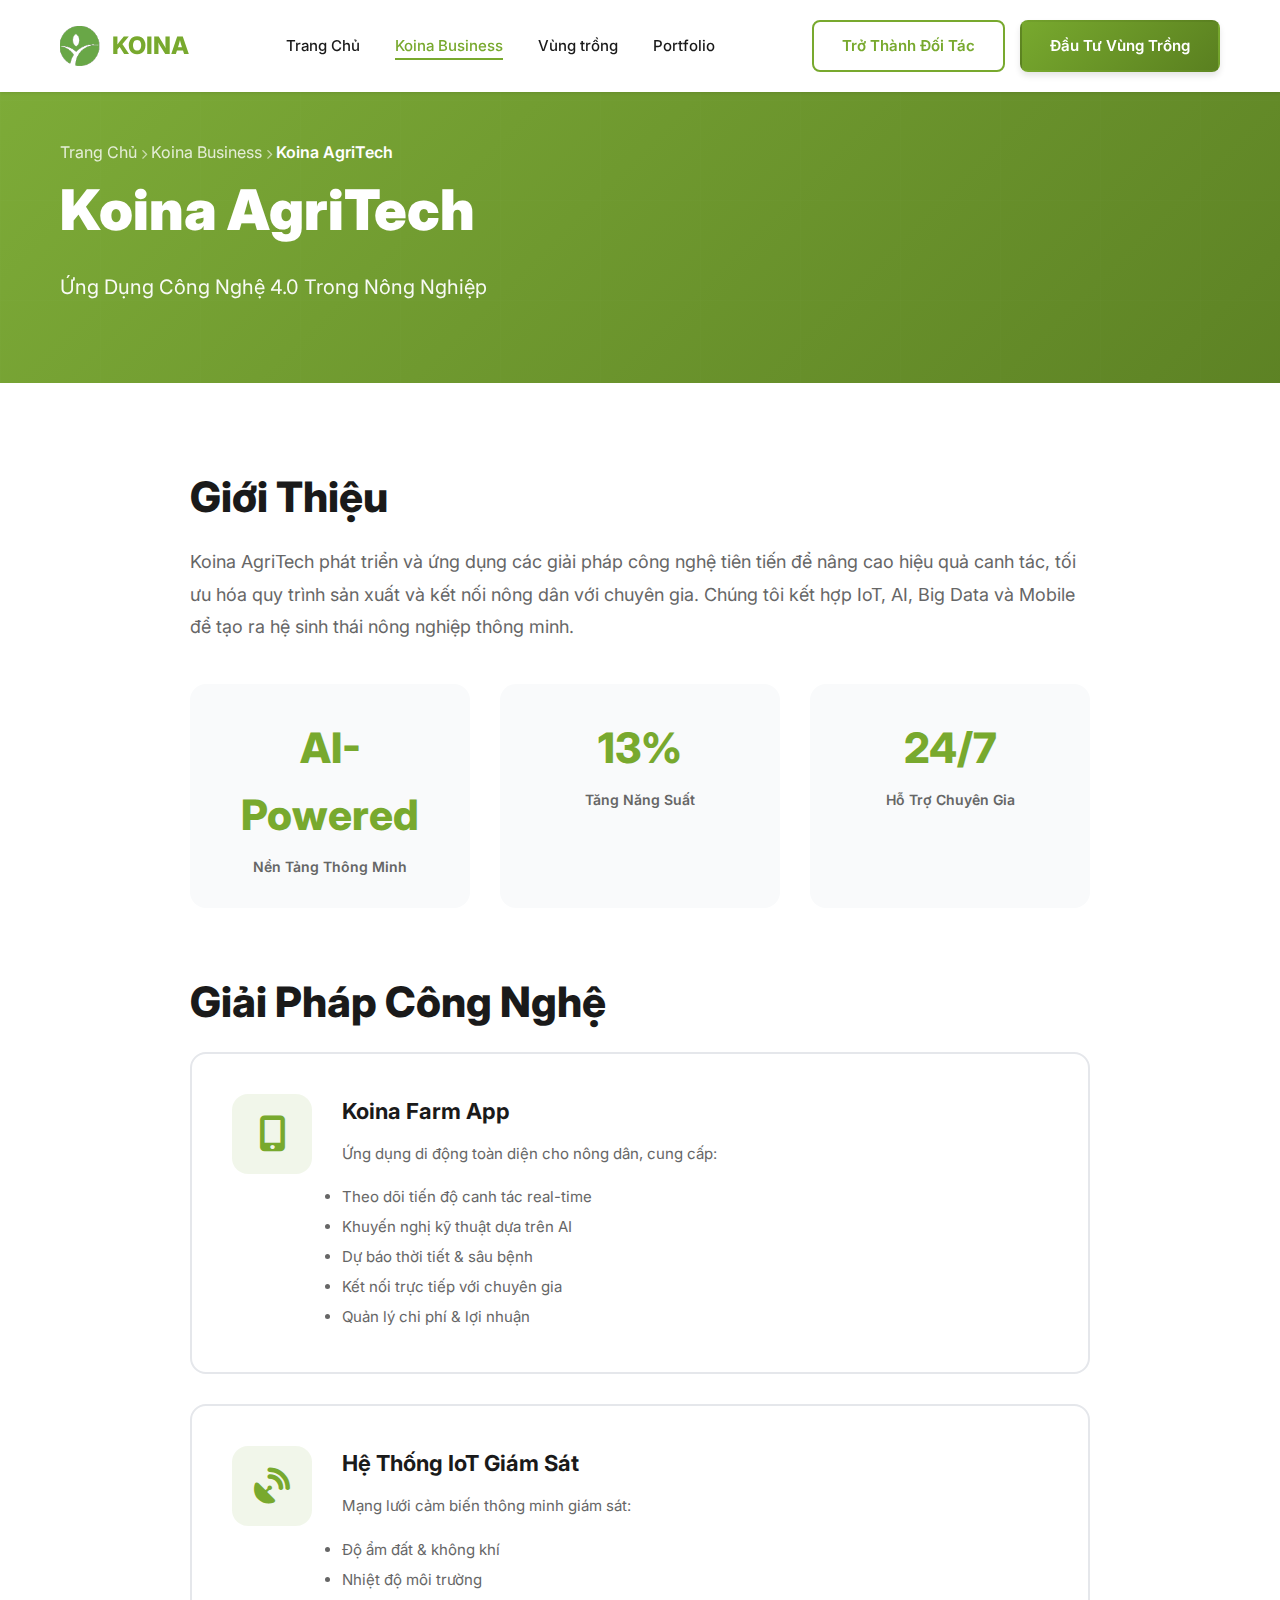
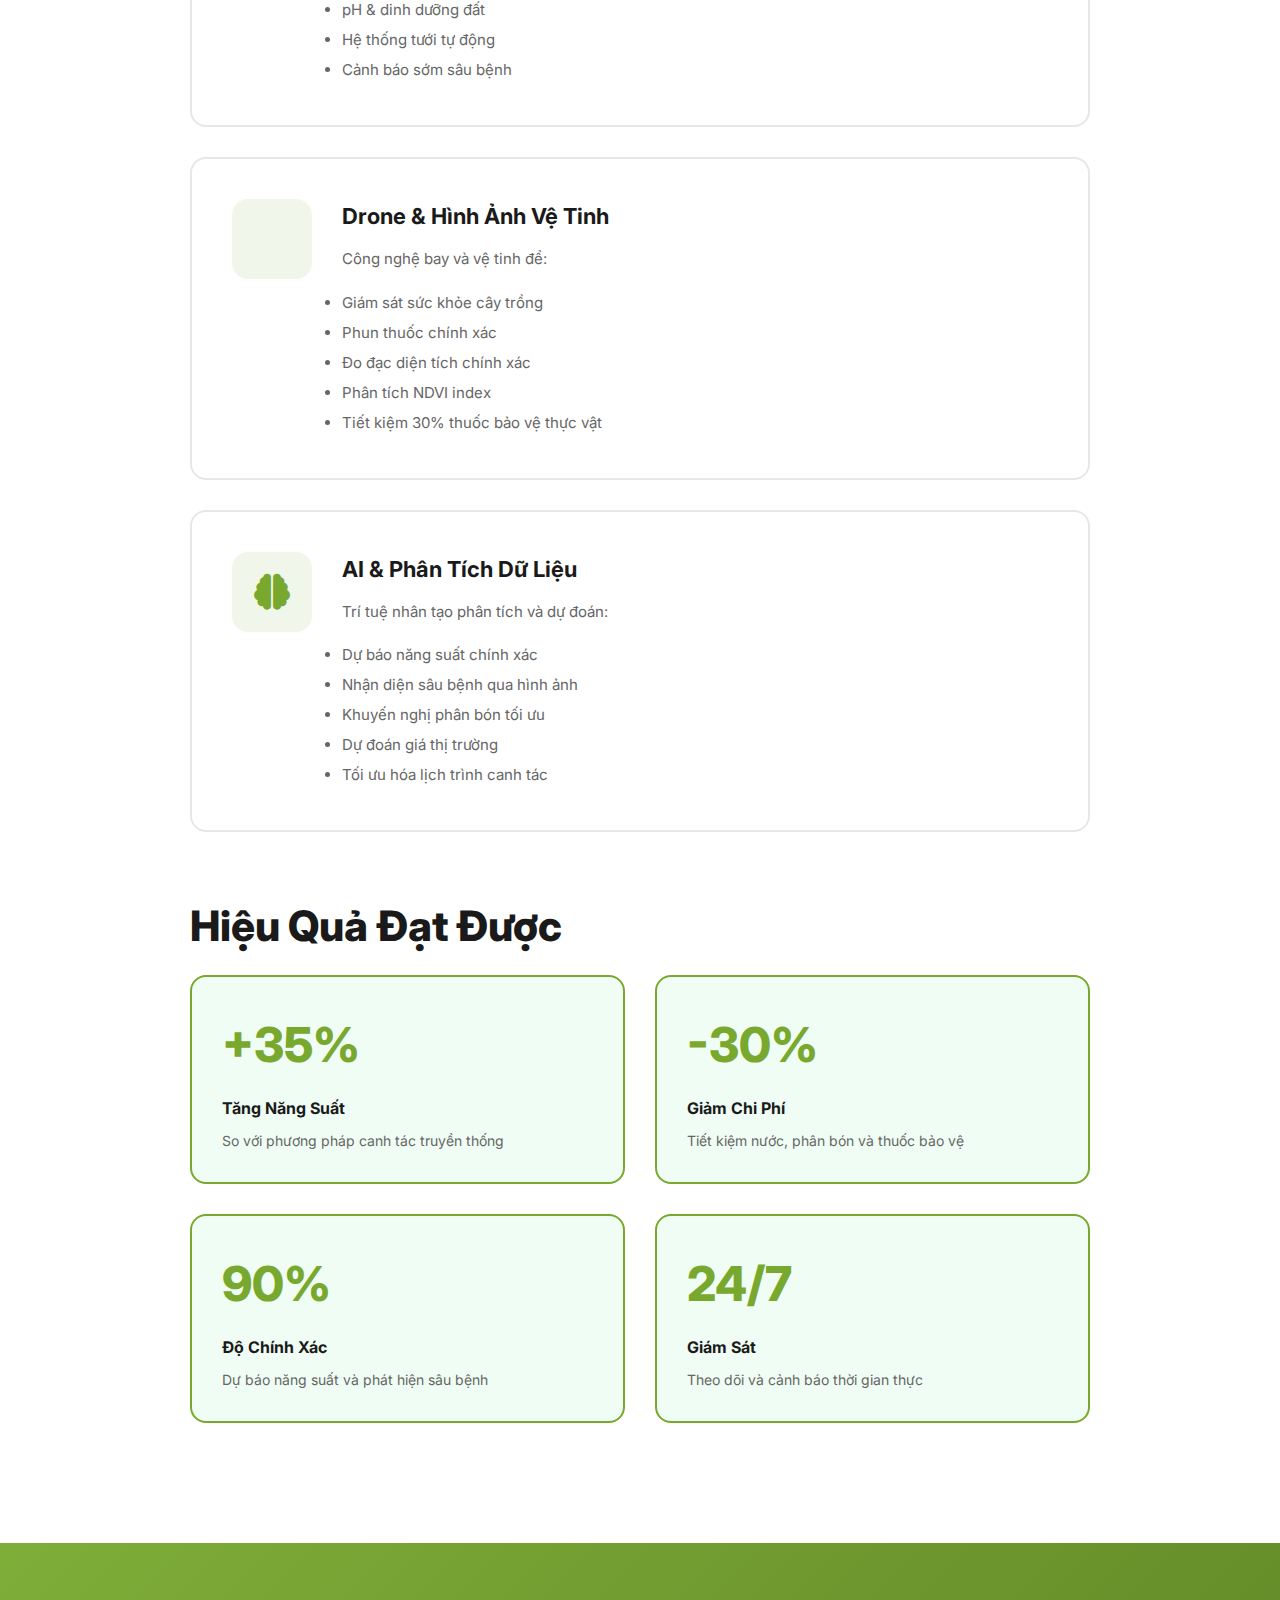
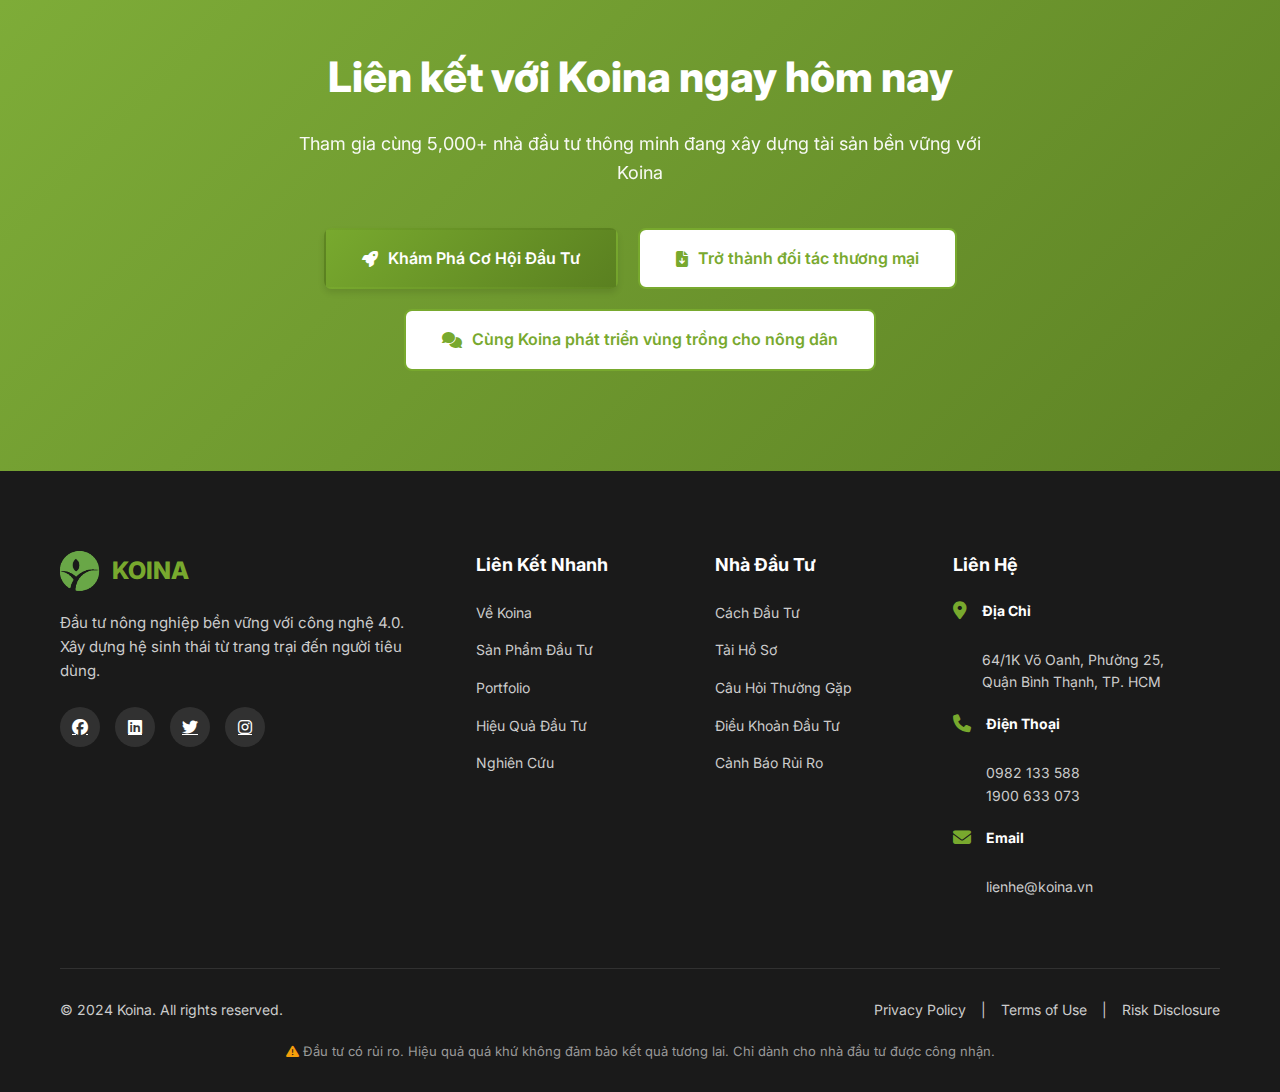
<file: business-agritech.html>
<!DOCTYPE html>
<html lang="vi">
<head>
    <meta charset="UTF-8">
    <meta name="viewport" content="width=device-width, initial-scale=1.0">
    <title>Koina AgriTech - Công Nghệ Nông Nghiệp 4.0 | Koina</title>
    <link rel="preconnect" href="https://fonts.googleapis.com">
    <link rel="preconnect" href="https://fonts.gstatic.com" crossorigin>
    <link href="https://fonts.googleapis.com/css2?family=Inter:wght@300;400;500;600;700;800;900&display=swap" rel="stylesheet">
    <link rel="stylesheet" href="https://cdn.jsdelivr.net/npm/@fortawesome/fontawesome-free@6.4.0/css/all.min.css">
    <link rel="stylesheet" href="css/style.css">
    <link rel="stylesheet" href="css/pages.css">
</head>
<body>
    <!-- Header Navigation -->
    <header id="header">
        <div class="container">
            <nav class="navbar">
                <a class="logo" href="index.html">
                    <img src="images/koina-logo.svg" alt="Koina Logo">
                    <span>KOINA</span>
                </a>
                <ul class="nav-menu">
                    <li><a href="#home" class="nav-link ">Trang Chủ</a></li>
                    <li><a href="koina-business.html" class="nav-link active">Koina Business</a></li>
                    <li><a href="farming-regions.html" class="nav-link">Vùng trồng</a></li>
                    <li><a href="portfolio.html" class="nav-link">Portfolio</a></li>
                    <!--<li><a href="#about" class="nav-link">Về Koina</a></li>
                    <li><a href="#contact" class="nav-link">Liên Hệ</a></li>-->
                </ul>
                <div class="nav-actions">
                    <a href="#investor-deck" class="btn-secondary">Trở Thành Đối Tác</a>
                    <a href="#invest" class="btn-primary">Đầu Tư Vùng Trồng</a>
                </div>
                <div class="hamburger">
                    <span></span>
                    <span></span>
                    <span></span>
                </div>
            </nav>
        </div>
    </header>

    <section class="page-hero">
        <div class="container">
            <div class="breadcrumb">
                <a href="index.html">Trang Chủ</a>
                <i class="fas fa-chevron-right"></i>
                <a href="koina-business.html">Koina Business</a>
                <i class="fas fa-chevron-right"></i>
                <span>Koina AgriTech</span>
            </div>
            <h1 class="page-title">Koina AgriTech</h1>
            <p class="page-subtitle">Ứng Dụng Công Nghệ 4.0 Trong Nông Nghiệp</p>
        </div>
    </section>

    <section style="padding: 80px 0; background: white;">
        <div class="container">
            <div style="max-width: 900px; margin: 0 auto;">
                <h2 class="section-title">Giới Thiệu</h2>
                <p style="font-size: 18px; line-height: 1.8; color: #666; margin-bottom: 40px;">
                    Koina AgriTech phát triển và ứng dụng các giải pháp công nghệ tiên tiến để nâng cao hiệu quả
                    canh tác, tối ưu hóa quy trình sản xuất và kết nối nông dân với chuyên gia. Chúng tôi kết hợp
                    IoT, AI, Big Data và Mobile để tạo ra hệ sinh thái nông nghiệp thông minh.
                </p>

                <div style="display: grid; grid-template-columns: repeat(3, 1fr); gap: 30px; margin-bottom: 60px;">
                    <div style="background: #f9fafb; padding: 30px; border-radius: 16px; text-align: center;">
                        <div style="font-size: 42px; font-weight: 800; color: #78A92E; margin-bottom: 8px;">
                            AI-Powered
                        </div>
                        <div style="font-size: 14px; color: #666; font-weight: 600;">Nền Tảng Thông Minh</div>
                    </div>
                    <div style="background: #f9fafb; padding: 30px; border-radius: 16px; text-align: center;">
                        <div style="font-size: 42px; font-weight: 800; color: #78A92E; margin-bottom: 8px;">
                            <span class="counter" data-target="35">0</span>%
                        </div>
                        <div style="font-size: 14px; color: #666; font-weight: 600;">Tăng Năng Suất</div>
                    </div>
                    <div style="background: #f9fafb; padding: 30px; border-radius: 16px; text-align: center;">
                        <div style="font-size: 42px; font-weight: 800; color: #78A92E; margin-bottom: 8px;">
                            24/7
                        </div>
                        <div style="font-size: 14px; color: #666; font-weight: 600;">Hỗ Trợ Chuyên Gia</div>
                    </div>
                </div>

                <h2 class="section-title">Giải Pháp Công Nghệ</h2>
                <div style="display: grid; gap: 30px; margin-bottom: 60px;">
                    <div style="background: white; border: 2px solid #e5e7eb; padding: 40px; border-radius: 16px;">
                        <div style="display: flex; gap: 30px; align-items: start;">
                            <div style="flex: 0 0 80px;">
                                <div style="width: 80px; height: 80px; background: rgba(120, 169, 46, 0.1); border-radius: 16px; display: flex; align-items: center; justify-content: center;">
                                    <i class="fas fa-mobile-alt" style="font-size: 36px; color: #78A92E;"></i>
                                </div>
                            </div>
                            <div style="flex: 1;">
                                <h3 style="font-size: 22px; font-weight: 700; color: #1a1a1a; margin-bottom: 12px;">
                                    Koina Farm App
                                </h3>
                                <p style="font-size: 15px; line-height: 1.7; color: #666; margin-bottom: 16px;">
                                    Ứng dụng di động toàn diện cho nông dân, cung cấp:
                                </p>
                                <ul style="font-size: 15px; color: #666; line-height: 2;">
                                    <li>Theo dõi tiến độ canh tác real-time</li>
                                    <li>Khuyến nghị kỹ thuật dựa trên AI</li>
                                    <li>Dự báo thời tiết & sâu bệnh</li>
                                    <li>Kết nối trực tiếp với chuyên gia</li>
                                    <li>Quản lý chi phí & lợi nhuận</li>
                                </ul>
                            </div>
                        </div>
                    </div>

                    <div style="background: white; border: 2px solid #e5e7eb; padding: 40px; border-radius: 16px;">
                        <div style="display: flex; gap: 30px; align-items: start;">
                            <div style="flex: 0 0 80px;">
                                <div style="width: 80px; height: 80px; background: rgba(120, 169, 46, 0.1); border-radius: 16px; display: flex; align-items: center; justify-content: center;">
                                    <i class="fas fa-satellite-dish" style="font-size: 36px; color: #78A92E;"></i>
                                </div>
                            </div>
                            <div style="flex: 1;">
                                <h3 style="font-size: 22px; font-weight: 700; color: #1a1a1a; margin-bottom: 12px;">
                                    Hệ Thống IoT Giám Sát
                                </h3>
                                <p style="font-size: 15px; line-height: 1.7; color: #666; margin-bottom: 16px;">
                                    Mạng lưới cảm biến thông minh giám sát:
                                </p>
                                <ul style="font-size: 15px; color: #666; line-height: 2;">
                                    <li>Độ ẩm đất & không khí</li>
                                    <li>Nhiệt độ môi trường</li>
                                    <li>pH & dinh dưỡng đất</li>
                                    <li>Hệ thống tưới tự động</li>
                                    <li>Cảnh báo sớm sâu bệnh</li>
                                </ul>
                            </div>
                        </div>
                    </div>

                    <div style="background: white; border: 2px solid #e5e7eb; padding: 40px; border-radius: 16px;">
                        <div style="display: flex; gap: 30px; align-items: start;">
                            <div style="flex: 0 0 80px;">
                                <div style="width: 80px; height: 80px; background: rgba(120, 169, 46, 0.1); border-radius: 16px; display: flex; align-items: center; justify-content: center;">
                                    <i class="fas fa-drone" style="font-size: 36px; color: #78A92E;"></i>
                                </div>
                            </div>
                            <div style="flex: 1;">
                                <h3 style="font-size: 22px; font-weight: 700; color: #1a1a1a; margin-bottom: 12px;">
                                    Drone & Hình Ảnh Vệ Tinh
                                </h3>
                                <p style="font-size: 15px; line-height: 1.7; color: #666; margin-bottom: 16px;">
                                    Công nghệ bay và vệ tinh để:
                                </p>
                                <ul style="font-size: 15px; color: #666; line-height: 2;">
                                    <li>Giám sát sức khỏe cây trồng</li>
                                    <li>Phun thuốc chính xác</li>
                                    <li>Đo đạc diện tích chính xác</li>
                                    <li>Phân tích NDVI index</li>
                                    <li>Tiết kiệm 30% thuốc bảo vệ thực vật</li>
                                </ul>
                            </div>
                        </div>
                    </div>

                    <div style="background: white; border: 2px solid #e5e7eb; padding: 40px; border-radius: 16px;">
                        <div style="display: flex; gap: 30px; align-items: start;">
                            <div style="flex: 0 0 80px;">
                                <div style="width: 80px; height: 80px; background: rgba(120, 169, 46, 0.1); border-radius: 16px; display: flex; align-items: center; justify-content: center;">
                                    <i class="fas fa-brain" style="font-size: 36px; color: #78A92E;"></i>
                                </div>
                            </div>
                            <div style="flex: 1;">
                                <h3 style="font-size: 22px; font-weight: 700; color: #1a1a1a; margin-bottom: 12px;">
                                    AI & Phân Tích Dữ Liệu
                                </h3>
                                <p style="font-size: 15px; line-height: 1.7; color: #666; margin-bottom: 16px;">
                                    Trí tuệ nhân tạo phân tích và dự đoán:
                                </p>
                                <ul style="font-size: 15px; color: #666; line-height: 2;">
                                    <li>Dự báo năng suất chính xác</li>
                                    <li>Nhận diện sâu bệnh qua hình ảnh</li>
                                    <li>Khuyến nghị phân bón tối ưu</li>
                                    <li>Dự đoán giá thị trường</li>
                                    <li>Tối ưu hóa lịch trình canh tác</li>
                                </ul>
                            </div>
                        </div>
                    </div>
                </div>

                <h2 class="section-title">Hiệu Quả Đạt Được</h2>
                <div style="display: grid; grid-template-columns: repeat(2, 1fr); gap: 30px; margin-bottom: 40px;">
                    <div style="background: #f0fdf4; padding: 30px; border-radius: 16px; border: 2px solid #78A92E;">
                        <div style="font-size: 48px; font-weight: 800; color: #78A92E; margin-bottom: 12px;">+35%</div>
                        <div style="font-size: 16px; font-weight: 700; color: #1a1a1a; margin-bottom: 8px;">Tăng Năng Suất</div>
                        <div style="font-size: 14px; color: #666;">So với phương pháp canh tác truyền thống</div>
                    </div>
                    <div style="background: #f0fdf4; padding: 30px; border-radius: 16px; border: 2px solid #78A92E;">
                        <div style="font-size: 48px; font-weight: 800; color: #78A92E; margin-bottom: 12px;">-30%</div>
                        <div style="font-size: 16px; font-weight: 700; color: #1a1a1a; margin-bottom: 8px;">Giảm Chi Phí</div>
                        <div style="font-size: 14px; color: #666;">Tiết kiệm nước, phân bón và thuốc bảo vệ</div>
                    </div>
                    <div style="background: #f0fdf4; padding: 30px; border-radius: 16px; border: 2px solid #78A92E;">
                        <div style="font-size: 48px; font-weight: 800; color: #78A92E; margin-bottom: 12px;">90%</div>
                        <div style="font-size: 16px; font-weight: 700; color: #1a1a1a; margin-bottom: 8px;">Độ Chính Xác</div>
                        <div style="font-size: 14px; color: #666;">Dự báo năng suất và phát hiện sâu bệnh</div>
                    </div>
                    <div style="background: #f0fdf4; padding: 30px; border-radius: 16px; border: 2px solid #78A92E;">
                        <div style="font-size: 48px; font-weight: 800; color: #78A92E; margin-bottom: 12px;">24/7</div>
                        <div style="font-size: 16px; font-weight: 700; color: #1a1a1a; margin-bottom: 8px;">Giám Sát</div>
                        <div style="font-size: 14px; color: #666;">Theo dõi và cảnh báo thời gian thực</div>
                    </div>
                </div>
            </div>
        </div>
    </section>

    <!-- Final CTA Section -->
    <section id="final-cta" class="final-cta-section">
        <div class="container">
            <div class="cta-content">
                <h2 class="cta-title"> Liên kết với Koina ngay hôm nay</h2>
                <p class="cta-description">
                    Tham gia cùng 5,000+ nhà đầu tư thông minh đang xây dựng tài sản bền vững với Koina
                </p>
                <div class="cta-buttons">
                    <a href="koinacredit.html" class="btn-primary btn-large">
                        <i class="fas fa-rocket"></i>
                        Khám Phá Cơ Hội Đầu Tư
                    </a>
                    <a href="koina-business.html" class="btn-secondary btn-large btn-white">
                        <i class="fas fa-file-download"></i>
                        Trở thành đối tác thương mại
                    </a>
                    <a href="farming-regions.html" class="btn-secondary btn-large btn-white">
                        <i class="fas fa-comments"></i>
                        Cùng Koina phát triển vùng trồng cho nông dân
                    </a>
                </div>
            </div>
        </div>
    </section>

    <!-- Footer -->
    <footer id="footer">
        <div class="container">
            <div class="footer-grid">
                <!-- Company Info -->
                <div class="footer-col">
                    <div class="footer-logo">
                        <img src="images/koina-logo.svg" alt="Koina Logo">
                        <span>KOINA</span>
                    </div>
                    <p class="footer-description">
                        Đầu tư nông nghiệp bền vững với công nghệ 4.0.
                        Xây dựng hệ sinh thái từ trang trại đến người tiêu dùng.
                    </p>
                    <div class="footer-social">
                        <a href="#" aria-label="Facebook"><i class="fab fa-facebook"></i></a>
                        <a href="#" aria-label="LinkedIn"><i class="fab fa-linkedin"></i></a>
                        <a href="#" aria-label="Twitter"><i class="fab fa-twitter"></i></a>
                        <a href="#" aria-label="Instagram"><i class="fab fa-instagram"></i></a>
                    </div>
                </div>

                <!-- Quick Links -->
                <div class="footer-col">
                    <h4 class="footer-title">Liên Kết Nhanh</h4>
                    <ul class="footer-links">
                        <li><a href="#about">Về Koina</a></li>
                        <li><a href="#products">Sản Phẩm Đầu Tư</a></li>
                        <li><a href="#portfolio">Portfolio</a></li>
                        <li><a href="#performance">Hiệu Quả Đầu Tư</a></li>
                        <li><a href="#insights">Nghiên Cứu</a></li>
                    </ul>
                </div>

                <!-- Investor Resources -->
                <div class="footer-col">
                    <h4 class="footer-title">Nhà Đầu Tư</h4>
                    <ul class="footer-links">
                        <li><a href="#invest">Cách Đầu Tư</a></li>
                        <li><a href="#investor-deck">Tải Hồ Sơ</a></li>
                        <li><a href="#faq">Câu Hỏi Thường Gặp</a></li>
                        <li><a href="#terms">Điều Khoản Đầu Tư</a></li>
                        <li><a href="#risk">Cảnh Báo Rủi Ro</a></li>
                    </ul>
                </div>

                <!-- Contact Info -->
                <div class="footer-col">
                    <h4 class="footer-title">Liên Hệ</h4>
                    <ul class="footer-contact">
                        <li>
                            <i class="fas fa-map-marker-alt"></i>
                            <div>
                                <strong>Địa Chỉ</strong><br>
                                64/1K Võ Oanh, Phường 25,<br>
                                Quận Bình Thạnh, TP. HCM
                            </div>
                        </li>
                        <li>
                            <i class="fas fa-phone"></i>
                            <div>
                                <strong>Điện Thoại</strong><br>
                                <a href="tel:+84982133588">0982 133 588</a><br>
                                <a href="tel:+84190063307">1900 633 073</a>
                            </div>
                        </li>
                        <li>
                            <i class="fas fa-envelope"></i>
                            <div>
                                <strong>Email</strong><br>
                                <a href="mailto:lienhe@koina.vn">lienhe@koina.vn</a>
                            </div>
                        </li>
                    </ul>
                </div>
            </div>

            <!-- Footer Bottom -->
            <div class="footer-bottom">
                <div class="footer-legal">
                    <p>&copy; 2024 Koina. All rights reserved.</p>
                    <div class="legal-links">
                        <a href="#privacy">Privacy Policy</a>
                        <span>|</span>
                        <a href="#terms">Terms of Use</a>
                        <span>|</span>
                        <a href="#risk">Risk Disclosure</a>
                    </div>
                </div>
                <div class="footer-disclaimer">
                    <p>
                        <i class="fas fa-exclamation-triangle"></i>
                        Đầu tư có rủi ro. Hiệu quả quá khứ không đảm bảo kết quả tương lai.
                        Chỉ dành cho nhà đầu tư được công nhận.
                    </p>
                </div>
            </div>
        </div>
    </footer>

    <button id="scrollTopBtn" class="scroll-top-btn"><i class="fas fa-arrow-up"></i></button>
    <script src="js/main.js"></script>
</body>
</html>
</file>
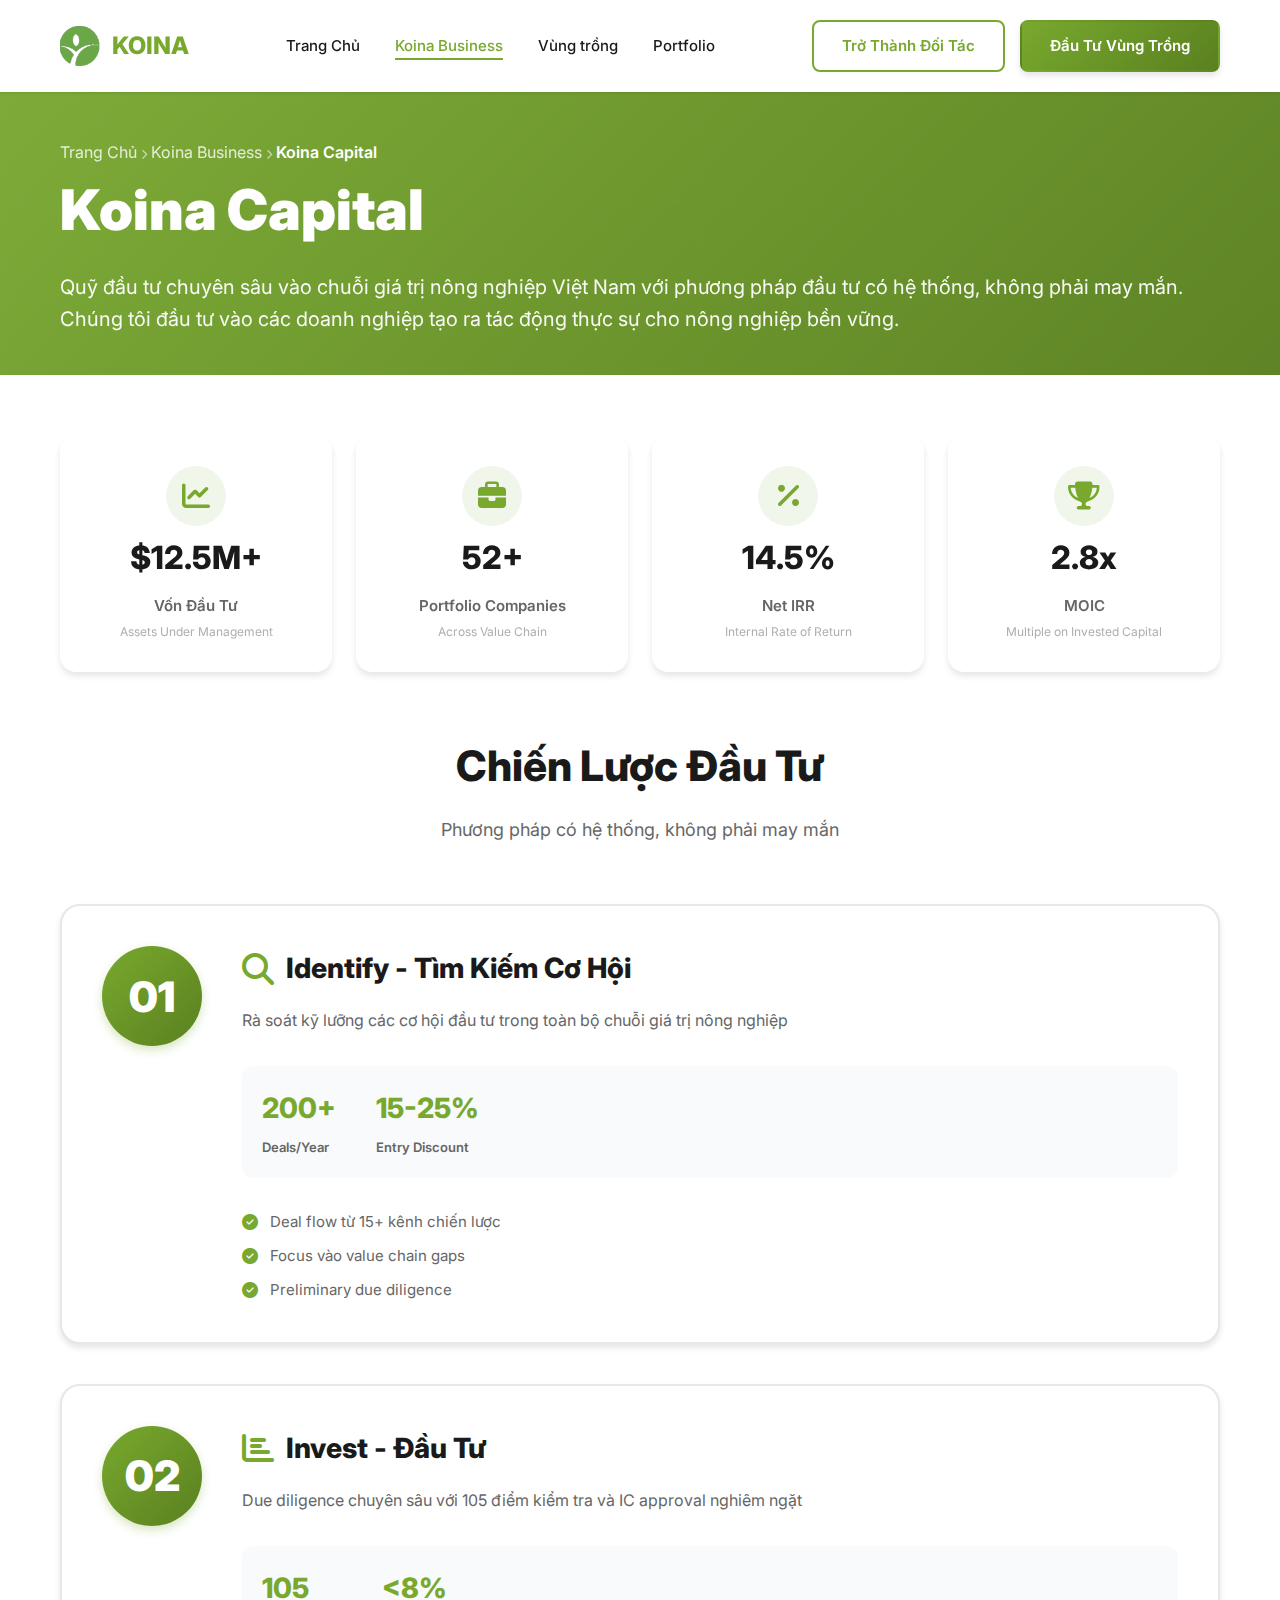
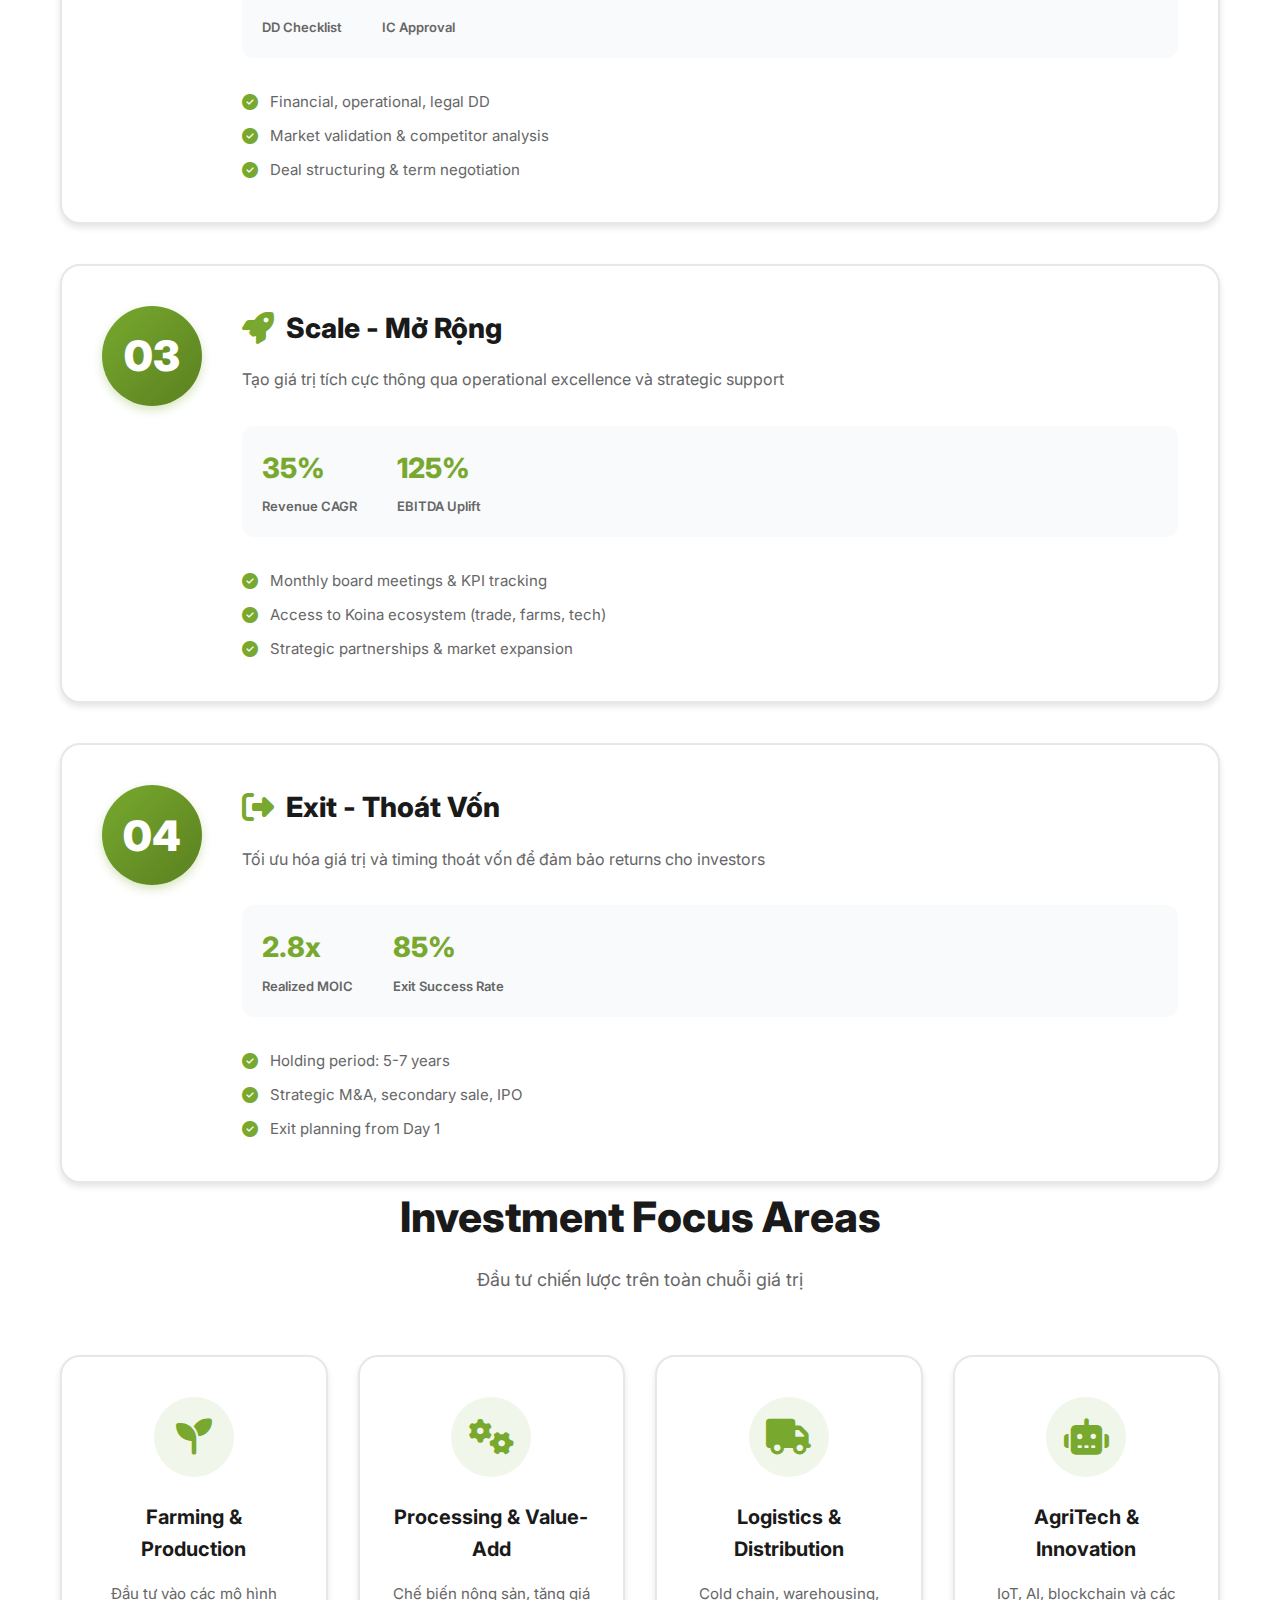
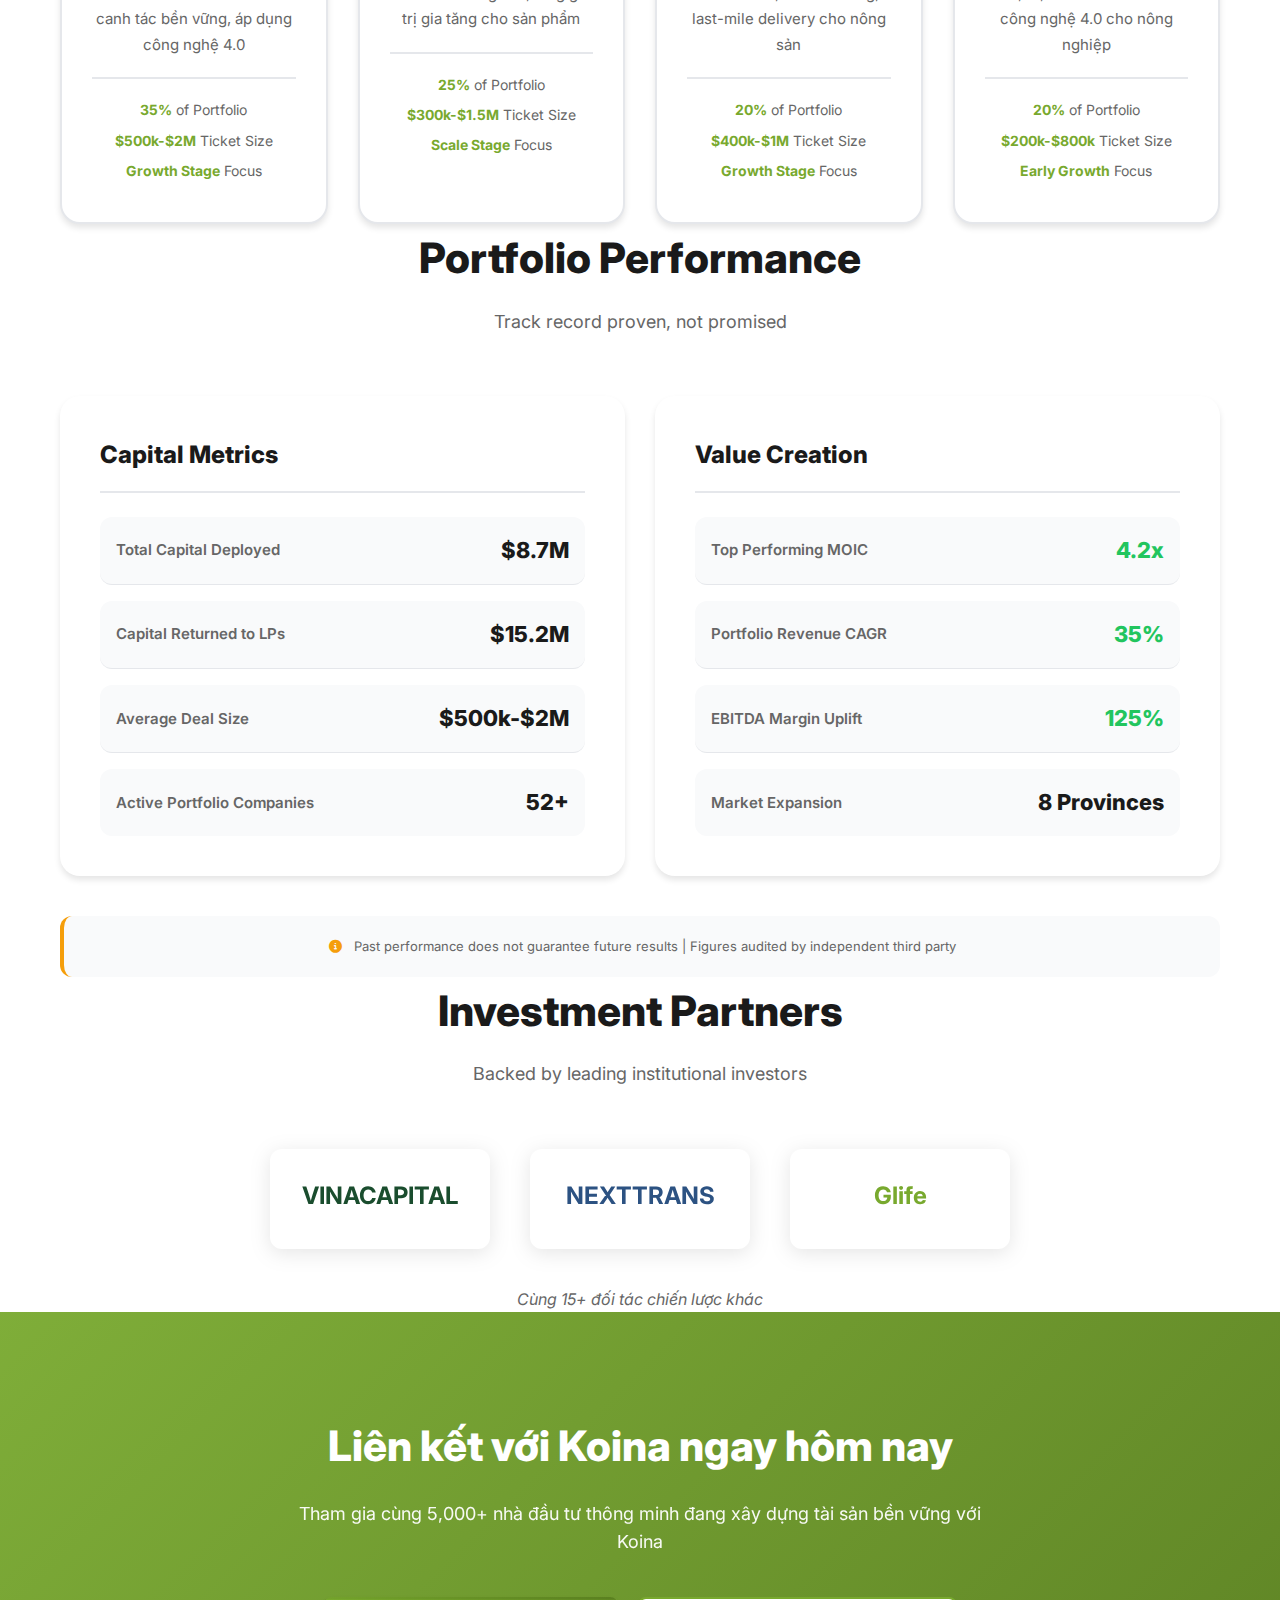
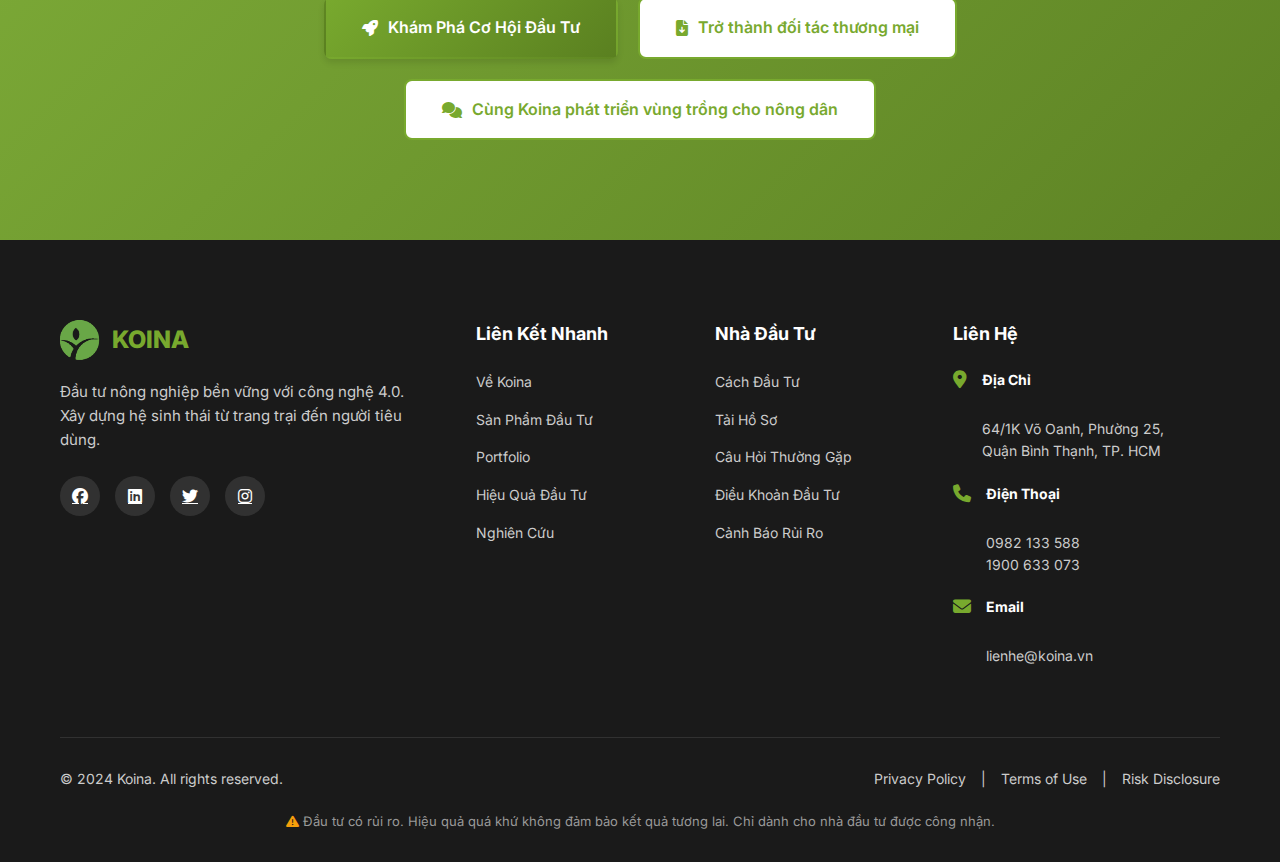
<file: business-capital.html>
<!DOCTYPE html>
<html lang="vi">
<head>
    <meta charset="UTF-8">
    <meta name="viewport" content="width=device-width, initial-scale=1.0">
    <title>Koina Capital - Đầu Tư Nông Nghiệp Bền Vững</title>
    <meta name="description" content="Koina Capital - Quỹ đầu tư chuyên sâu vào nông nghiệp với $12.5M+ AUM, IRR 14.5%, MOIC 2.8x. Đầu tư có trách nhiệm, tạo giá trị bền vững.">
    <link rel="stylesheet" href="css/style.css">
    <link rel="stylesheet" href="css/pages.css">
    <link href="https://fonts.googleapis.com/css2?family=Inter:wght@300;400;500;600;700;800&display=swap" rel="stylesheet">
    <link rel="stylesheet" href="https://cdn.jsdelivr.net/npm/@fortawesome/fontawesome-free@6.4.0/css/all.min.css">
</head>
<body>
    <!-- Header Navigation -->
    <header id="header">
        <div class="container">
            <nav class="navbar">
                <a class="logo" href="index.html">
                    <img src="images/koina-logo.svg" alt="Koina Logo">
                    <span>KOINA</span>
                </a>
                <ul class="nav-menu">
                    <li><a href="#home" class="nav-link ">Trang Chủ</a></li>
                    <li><a href="koina-business.html" class="nav-link active">Koina Business</a></li>
                    <li><a href="farming-regions.html" class="nav-link">Vùng trồng</a></li>
                    <li><a href="portfolio.html" class="nav-link">Portfolio</a></li>
                    <!--<li><a href="#about" class="nav-link">Về Koina</a></li>
                    <li><a href="#contact" class="nav-link">Liên Hệ</a></li>-->
                </ul>
                <div class="nav-actions">
                    <a href="#investor-deck" class="btn-secondary">Trở Thành Đối Tác</a>
                    <a href="#invest" class="btn-primary">Đầu Tư Vùng Trồng</a>
                </div>
                <div class="hamburger">
                    <span></span>
                    <span></span>
                    <span></span>
                </div>
            </nav>
        </div>
    </header>
    <section class="page-hero">
        <div class="container">
            <div class="breadcrumb">
                <a href="index.html">Trang Chủ</a>
                <i class="fas fa-chevron-right"></i>
                <a href="koina-business.html">Koina Business</a>
                <i class="fas fa-chevron-right"></i>
                <span>Koina Capital</span>
            </div>
            <h1 class="page-title">Koina Capital</h1>
            <p class="page-subtitle">
                Quỹ đầu tư chuyên sâu vào chuỗi giá trị nông nghiệp Việt Nam với phương pháp đầu tư có hệ thống,
                không phải may mắn. Chúng tôi đầu tư vào các doanh nghiệp tạo ra tác động thực sự cho nông nghiệp bền vững.
            </p>
        </div>
    </section>

    <!-- Business Hero -->
    <!--<section class="business-hero">
        <div class="container">
            <div class="business-hero-content">
                <div class="business-hero-icon">
                    <svg width="80" height="80" viewBox="0 0 80 80" fill="none">
                        <circle cx="40" cy="40" r="38" stroke="#78A92E" stroke-width="4" />
                        <path d="M40 20 L60 35 L60 60 L40 75 L20 60 L20 35 Z" fill="#78A92E" opacity="0.2" />
                        <text x="40" y="48" text-anchor="middle" font-size="32" fill="#78A92E" font-weight="bold">$</text>
                    </svg>
                </div>
                <h1 class="business-hero-title">Koina Capital</h1>
                <p class="business-hero-subtitle">Đầu Tư Có Trách Nhiệm | Tạo Giá Trị Bền Vững</p>
                <p class="business-hero-description">
                    Quỹ đầu tư chuyên sâu vào chuỗi giá trị nông nghiệp Việt Nam với phương pháp đầu tư có hệ thống,
                    không phải may mắn. Chúng tôi đầu tư vào các doanh nghiệp tạo ra tác động thực sự cho nông nghiệp bền vững.
                </p>
            </div>
        </div>
    </section>-->

    <!-- Key Metrics -->
    <section class="business-metrics">
        <div class="container">
            <div class="metrics-grid-4">
                <div class="metric-card">
                    <div class="metric-icon">
                        <i class="fas fa-chart-line"></i>
                    </div>
                    <div class="metric-value">$12.5M+</div>
                    <div class="metric-label">Vốn Đầu Tư</div>
                    <div class="metric-sublabel">Assets Under Management</div>
                </div>
                <div class="metric-card">
                    <div class="metric-icon">
                        <i class="fas fa-briefcase"></i>
                    </div>
                    <div class="metric-value">52+</div>
                    <div class="metric-label">Portfolio Companies</div>
                    <div class="metric-sublabel">Across Value Chain</div>
                </div>
                <div class="metric-card">
                    <div class="metric-icon">
                        <i class="fas fa-percentage"></i>
                    </div>
                    <div class="metric-value">14.5%</div>
                    <div class="metric-label">Net IRR</div>
                    <div class="metric-sublabel">Internal Rate of Return</div>
                </div>
                <div class="metric-card">
                    <div class="metric-icon">
                        <i class="fas fa-trophy"></i>
                    </div>
                    <div class="metric-value">2.8x</div>
                    <div class="metric-label">MOIC</div>
                    <div class="metric-sublabel">Multiple on Invested Capital</div>
                </div>
            </div>
        </div>
    </section>

    <!-- Investment Strategy -->
    <section class="section">
        <div class="container">
            <div class="section-header">
                <h2 class="section-title">Chiến Lược Đầu Tư</h2>
                <p class="section-subtitle">Phương pháp có hệ thống, không phải may mắn</p>
            </div>

            <div class="strategy-phases">
                <!-- Phase 1: Identify -->
                <div class="strategy-phase">
                    <div class="phase-number">01</div>
                    <div class="phase-content">
                        <h3 class="phase-title">
                            <i class="fas fa-search"></i>
                            Identify - Tìm Kiếm Cơ Hội
                        </h3>
                        <p class="phase-description">
                            Rà soát kỹ lưỡng các cơ hội đầu tư trong toàn bộ chuỗi giá trị nông nghiệp
                        </p>
                        <div class="phase-metrics">
                            <div class="phase-metric">
                                <div class="metric-value-small">200+</div>
                                <div class="metric-label-small">Deals/Year</div>
                            </div>
                            <div class="phase-metric">
                                <div class="metric-value-small">15-25%</div>
                                <div class="metric-label-small">Entry Discount</div>
                            </div>
                        </div>
                        <ul class="phase-details">
                            <li><i class="fas fa-check-circle"></i> Deal flow từ 15+ kênh chiến lược</li>
                            <li><i class="fas fa-check-circle"></i> Focus vào value chain gaps</li>
                            <li><i class="fas fa-check-circle"></i> Preliminary due diligence</li>
                        </ul>
                    </div>
                </div>

                <!-- Phase 2: Invest -->
                <div class="strategy-phase">
                    <div class="phase-number">02</div>
                    <div class="phase-content">
                        <h3 class="phase-title">
                            <i class="fas fa-chart-bar"></i>
                            Invest - Đầu Tư
                        </h3>
                        <p class="phase-description">
                            Due diligence chuyên sâu với 105 điểm kiểm tra và IC approval nghiêm ngặt
                        </p>
                        <div class="phase-metrics">
                            <div class="phase-metric">
                                <div class="metric-value-small">105</div>
                                <div class="metric-label-small">DD Checklist</div>
                            </div>
                            <div class="phase-metric">
                                <div class="metric-value-small">&lt;8%</div>
                                <div class="metric-label-small">IC Approval</div>
                            </div>
                        </div>
                        <ul class="phase-details">
                            <li><i class="fas fa-check-circle"></i> Financial, operational, legal DD</li>
                            <li><i class="fas fa-check-circle"></i> Market validation & competitor analysis</li>
                            <li><i class="fas fa-check-circle"></i> Deal structuring & term negotiation</li>
                        </ul>
                    </div>
                </div>

                <!-- Phase 3: Scale -->
                <div class="strategy-phase">
                    <div class="phase-number">03</div>
                    <div class="phase-content">
                        <h3 class="phase-title">
                            <i class="fas fa-rocket"></i>
                            Scale - Mở Rộng
                        </h3>
                        <p class="phase-description">
                            Tạo giá trị tích cực thông qua operational excellence và strategic support
                        </p>
                        <div class="phase-metrics">
                            <div class="phase-metric">
                                <div class="metric-value-small">35%</div>
                                <div class="metric-label-small">Revenue CAGR</div>
                            </div>
                            <div class="phase-metric">
                                <div class="metric-value-small">125%</div>
                                <div class="metric-label-small">EBITDA Uplift</div>
                            </div>
                        </div>
                        <ul class="phase-details">
                            <li><i class="fas fa-check-circle"></i> Monthly board meetings & KPI tracking</li>
                            <li><i class="fas fa-check-circle"></i> Access to Koina ecosystem (trade, farms, tech)</li>
                            <li><i class="fas fa-check-circle"></i> Strategic partnerships & market expansion</li>
                        </ul>
                    </div>
                </div>

                <!-- Phase 4: Exit -->
                <div class="strategy-phase">
                    <div class="phase-number">04</div>
                    <div class="phase-content">
                        <h3 class="phase-title">
                            <i class="fas fa-sign-out-alt"></i>
                            Exit - Thoát Vốn
                        </h3>
                        <p class="phase-description">
                            Tối ưu hóa giá trị và timing thoát vốn để đảm bảo returns cho investors
                        </p>
                        <div class="phase-metrics">
                            <div class="phase-metric">
                                <div class="metric-value-small">2.8x</div>
                                <div class="metric-label-small">Realized MOIC</div>
                            </div>
                            <div class="phase-metric">
                                <div class="metric-value-small">85%</div>
                                <div class="metric-label-small">Exit Success Rate</div>
                            </div>
                        </div>
                        <ul class="phase-details">
                            <li><i class="fas fa-check-circle"></i> Holding period: 5-7 years</li>
                            <li><i class="fas fa-check-circle"></i> Strategic M&A, secondary sale, IPO</li>
                            <li><i class="fas fa-check-circle"></i> Exit planning from Day 1</li>
                        </ul>
                    </div>
                </div>
            </div>
        </div>
    </section>

    <!-- Investment Focus -->
    <section class="section bg-light">
        <div class="container">
            <div class="section-header">
                <h2 class="section-title">Investment Focus Areas</h2>
                <p class="section-subtitle">Đầu tư chiến lược trên toàn chuỗi giá trị</p>
            </div>

            <div class="focus-areas">
                <div class="focus-card">
                    <div class="focus-icon">
                        <i class="fas fa-seedling"></i>
                    </div>
                    <h3 class="focus-title">Farming & Production</h3>
                    <p class="focus-description">
                        Đầu tư vào các mô hình canh tác bền vững, áp dụng công nghệ 4.0
                    </p>
                    <ul class="focus-metrics">
                        <li><strong>35%</strong> of Portfolio</li>
                        <li><strong>$500k-$2M</strong> Ticket Size</li>
                        <li><strong>Growth Stage</strong> Focus</li>
                    </ul>
                </div>

                <div class="focus-card">
                    <div class="focus-icon">
                        <i class="fas fa-cogs"></i>
                    </div>
                    <h3 class="focus-title">Processing & Value-Add</h3>
                    <p class="focus-description">
                        Chế biến nông sản, tăng giá trị gia tăng cho sản phẩm
                    </p>
                    <ul class="focus-metrics">
                        <li><strong>25%</strong> of Portfolio</li>
                        <li><strong>$300k-$1.5M</strong> Ticket Size</li>
                        <li><strong>Scale Stage</strong> Focus</li>
                    </ul>
                </div>

                <div class="focus-card">
                    <div class="focus-icon">
                        <i class="fas fa-truck"></i>
                    </div>
                    <h3 class="focus-title">Logistics & Distribution</h3>
                    <p class="focus-description">
                        Cold chain, warehousing, last-mile delivery cho nông sản
                    </p>
                    <ul class="focus-metrics">
                        <li><strong>20%</strong> of Portfolio</li>
                        <li><strong>$400k-$1M</strong> Ticket Size</li>
                        <li><strong>Growth Stage</strong> Focus</li>
                    </ul>
                </div>

                <div class="focus-card">
                    <div class="focus-icon">
                        <i class="fas fa-robot"></i>
                    </div>
                    <h3 class="focus-title">AgriTech & Innovation</h3>
                    <p class="focus-description">
                        IoT, AI, blockchain và các công nghệ 4.0 cho nông nghiệp
                    </p>
                    <ul class="focus-metrics">
                        <li><strong>20%</strong> of Portfolio</li>
                        <li><strong>$200k-$800k</strong> Ticket Size</li>
                        <li><strong>Early Growth</strong> Focus</li>
                    </ul>
                </div>
            </div>
        </div>
    </section>

    <!-- Portfolio Performance -->
    <section class="section">
        <div class="container">
            <div class="section-header">
                <h2 class="section-title">Portfolio Performance</h2>
                <p class="section-subtitle">Track record proven, not promised</p>
            </div>

            <div class="performance-grid">
                <div class="performance-card">
                    <h3 class="performance-title">Capital Metrics</h3>
                    <div class="performance-stats">
                        <div class="stat-row">
                            <span class="stat-label">Total Capital Deployed</span>
                            <span class="stat-value">$8.7M</span>
                        </div>
                        <div class="stat-row">
                            <span class="stat-label">Capital Returned to LPs</span>
                            <span class="stat-value">$15.2M</span>
                        </div>
                        <div class="stat-row">
                            <span class="stat-label">Average Deal Size</span>
                            <span class="stat-value">$500k-$2M</span>
                        </div>
                        <div class="stat-row">
                            <span class="stat-label">Active Portfolio Companies</span>
                            <span class="stat-value">52+</span>
                        </div>
                    </div>
                </div>

                <div class="performance-card">
                    <h3 class="performance-title">Value Creation</h3>
                    <div class="performance-stats">
                        <div class="stat-row">
                            <span class="stat-label">Top Performing MOIC</span>
                            <span class="stat-value success">4.2x</span>
                        </div>
                        <div class="stat-row">
                            <span class="stat-label">Portfolio Revenue CAGR</span>
                            <span class="stat-value success">35%</span>
                        </div>
                        <div class="stat-row">
                            <span class="stat-label">EBITDA Margin Uplift</span>
                            <span class="stat-value success">125%</span>
                        </div>
                        <div class="stat-row">
                            <span class="stat-label">Market Expansion</span>
                            <span class="stat-value">8 Provinces</span>
                        </div>
                    </div>
                </div>
            </div>

            <div class="disclaimer">
                <i class="fas fa-info-circle"></i>
                Past performance does not guarantee future results | Figures audited by independent third party
            </div>
        </div>
    </section>

    <!-- Investment Partners -->
    <section class="section bg-light">
        <div class="container">
            <div class="section-header">
                <h2 class="section-title">Investment Partners</h2>
                <p class="section-subtitle">Backed by leading institutional investors</p>
            </div>

            <div class="investors-showcase">
                <div class="investor-logo-large">
                    <svg width="220" height="100" viewBox="0 0 220 100">
                        <rect width="220" height="100" rx="12" fill="white" />
                        <text x="110" y="55" text-anchor="middle" font-size="24" font-weight="bold" fill="#1a4d2e">VINACAPITAL</text>
                    </svg>
                </div>
                <div class="investor-logo-large">
                    <svg width="220" height="100" viewBox="0 0 220 100">
                        <rect width="220" height="100" rx="12" fill="white" />
                        <text x="110" y="55" text-anchor="middle" font-size="24" font-weight="bold" fill="#2c5282">NEXTTRANS</text>
                    </svg>
                </div>
                <div class="investor-logo-large">
                    <svg width="220" height="100" viewBox="0 0 220 100">
                        <rect width="220" height="100" rx="12" fill="white" />
                        <text x="110" y="55" text-anchor="middle" font-size="24" font-weight="bold" fill="#78A92E">Glife</text>
                    </svg>
                </div>
            </div>

            <p class="partners-note">Cùng 15+ đối tác chiến lược khác</p>
        </div>
    </section>


    <!-- Final CTA Section -->
    <section id="final-cta" class="final-cta-section">
        <div class="container">
            <div class="cta-content">
                <h2 class="cta-title"> Liên kết với Koina ngay hôm nay</h2>
                <p class="cta-description">
                    Tham gia cùng 5,000+ nhà đầu tư thông minh đang xây dựng tài sản bền vững với Koina
                </p>
                <div class="cta-buttons">
                    <a href="koinacredit.html" class="btn-primary btn-large">
                        <i class="fas fa-rocket"></i>
                        Khám Phá Cơ Hội Đầu Tư
                    </a>
                    <a href="koina-business.html" class="btn-secondary btn-large btn-white">
                        <i class="fas fa-file-download"></i>
                        Trở thành đối tác thương mại
                    </a>
                    <a href="farming-regions.html" class="btn-secondary btn-large btn-white">
                        <i class="fas fa-comments"></i>
                        Cùng Koina phát triển vùng trồng cho nông dân
                    </a>
                </div>
            </div>
        </div>
    </section>

    <!-- Footer -->
    <footer id="footer">
        <div class="container">
            <div class="footer-grid">
                <!-- Company Info -->
                <div class="footer-col">
                    <div class="footer-logo">
                        <img src="images/koina-logo.svg" alt="Koina Logo">
                        <span>KOINA</span>
                    </div>
                    <p class="footer-description">
                        Đầu tư nông nghiệp bền vững với công nghệ 4.0.
                        Xây dựng hệ sinh thái từ trang trại đến người tiêu dùng.
                    </p>
                    <div class="footer-social">
                        <a href="#" aria-label="Facebook"><i class="fab fa-facebook"></i></a>
                        <a href="#" aria-label="LinkedIn"><i class="fab fa-linkedin"></i></a>
                        <a href="#" aria-label="Twitter"><i class="fab fa-twitter"></i></a>
                        <a href="#" aria-label="Instagram"><i class="fab fa-instagram"></i></a>
                    </div>
                </div>

                <!-- Quick Links -->
                <div class="footer-col">
                    <h4 class="footer-title">Liên Kết Nhanh</h4>
                    <ul class="footer-links">
                        <li><a href="#about">Về Koina</a></li>
                        <li><a href="#products">Sản Phẩm Đầu Tư</a></li>
                        <li><a href="#portfolio">Portfolio</a></li>
                        <li><a href="#performance">Hiệu Quả Đầu Tư</a></li>
                        <li><a href="#insights">Nghiên Cứu</a></li>
                    </ul>
                </div>

                <!-- Investor Resources -->
                <div class="footer-col">
                    <h4 class="footer-title">Nhà Đầu Tư</h4>
                    <ul class="footer-links">
                        <li><a href="#invest">Cách Đầu Tư</a></li>
                        <li><a href="#investor-deck">Tải Hồ Sơ</a></li>
                        <li><a href="#faq">Câu Hỏi Thường Gặp</a></li>
                        <li><a href="#terms">Điều Khoản Đầu Tư</a></li>
                        <li><a href="#risk">Cảnh Báo Rủi Ro</a></li>
                    </ul>
                </div>

                <!-- Contact Info -->
                <div class="footer-col">
                    <h4 class="footer-title">Liên Hệ</h4>
                    <ul class="footer-contact">
                        <li>
                            <i class="fas fa-map-marker-alt"></i>
                            <div>
                                <strong>Địa Chỉ</strong><br>
                                64/1K Võ Oanh, Phường 25,<br>
                                Quận Bình Thạnh, TP. HCM
                            </div>
                        </li>
                        <li>
                            <i class="fas fa-phone"></i>
                            <div>
                                <strong>Điện Thoại</strong><br>
                                <a href="tel:+84982133588">0982 133 588</a><br>
                                <a href="tel:+84190063307">1900 633 073</a>
                            </div>
                        </li>
                        <li>
                            <i class="fas fa-envelope"></i>
                            <div>
                                <strong>Email</strong><br>
                                <a href="mailto:lienhe@koina.vn">lienhe@koina.vn</a>
                            </div>
                        </li>
                    </ul>
                </div>
            </div>

            <!-- Footer Bottom -->
            <div class="footer-bottom">
                <div class="footer-legal">
                    <p>&copy; 2024 Koina. All rights reserved.</p>
                    <div class="legal-links">
                        <a href="#privacy">Privacy Policy</a>
                        <span>|</span>
                        <a href="#terms">Terms of Use</a>
                        <span>|</span>
                        <a href="#risk">Risk Disclosure</a>
                    </div>
                </div>
                <div class="footer-disclaimer">
                    <p>
                        <i class="fas fa-exclamation-triangle"></i>
                        Đầu tư có rủi ro. Hiệu quả quá khứ không đảm bảo kết quả tương lai.
                        Chỉ dành cho nhà đầu tư được công nhận.
                    </p>
                </div>
            </div>
        </div>
    </footer>

    <script src="js/main.js"></script>
</body>
</html>
</file>
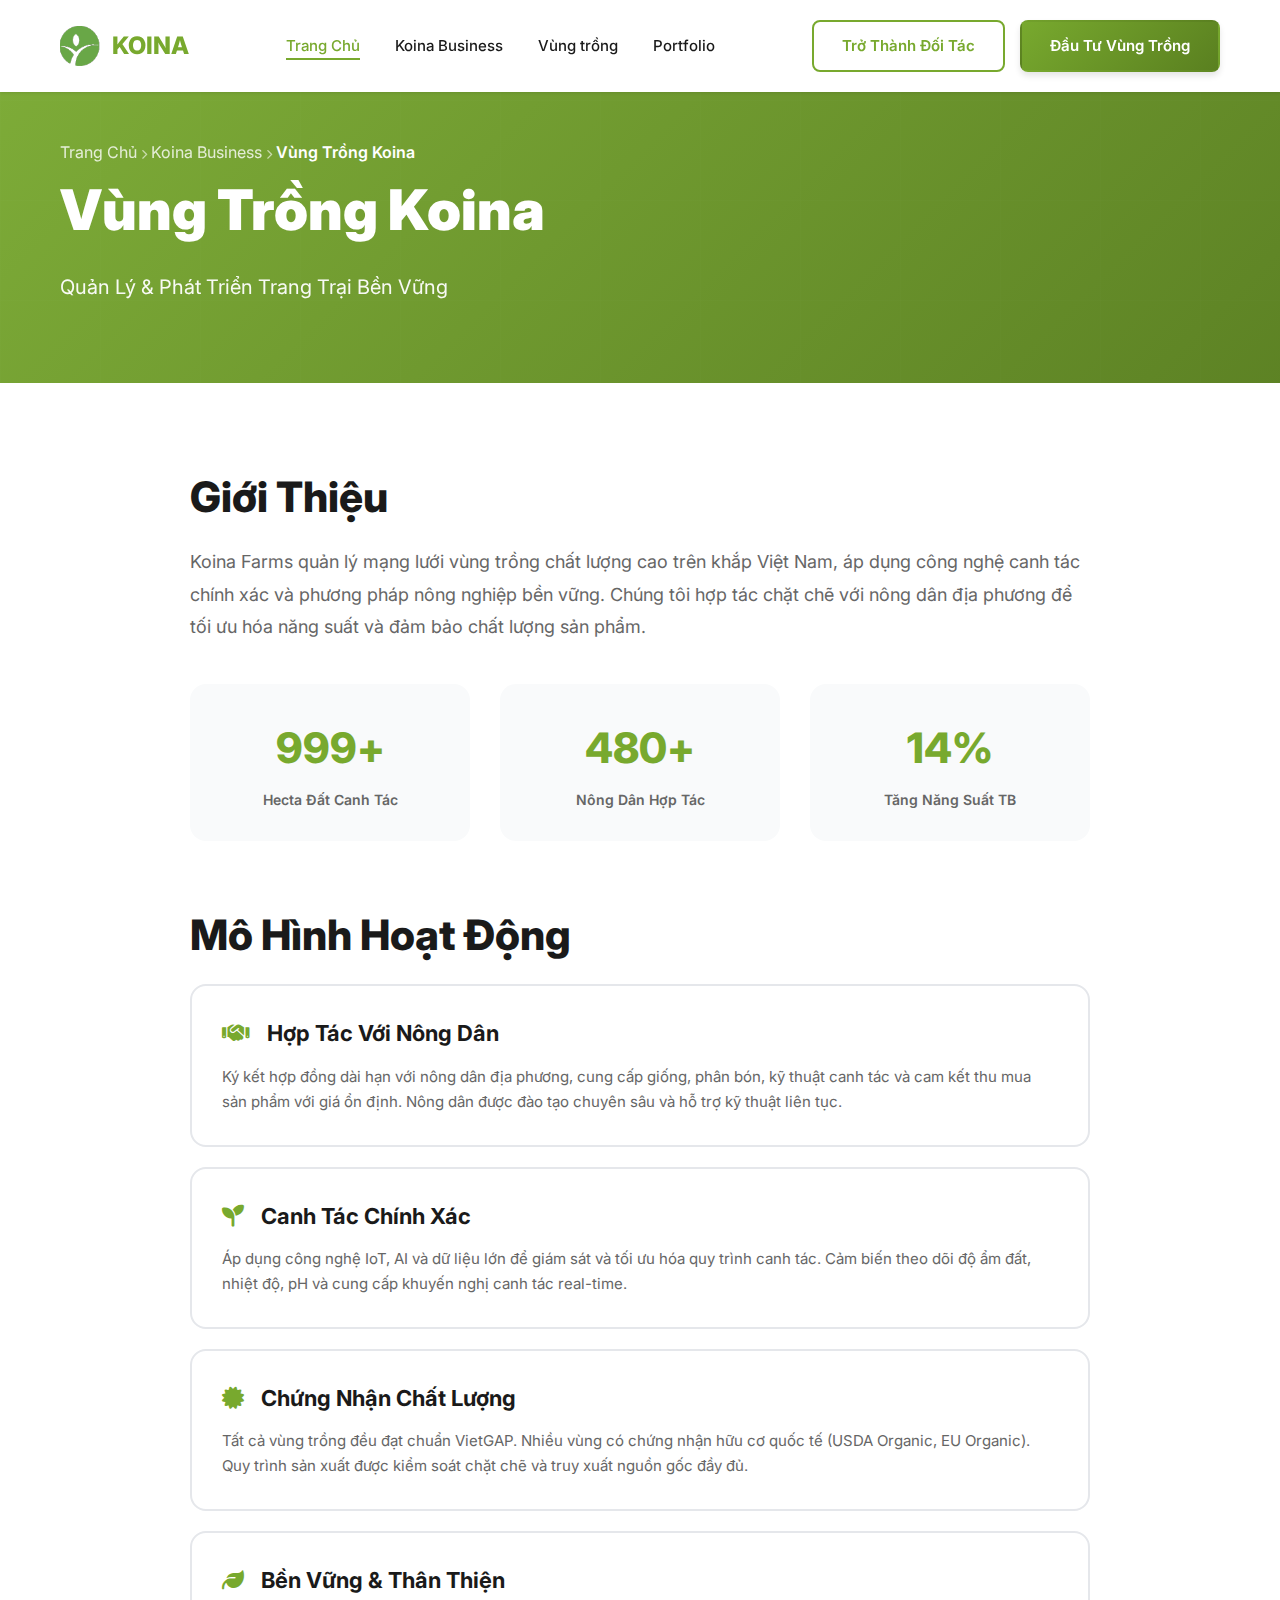
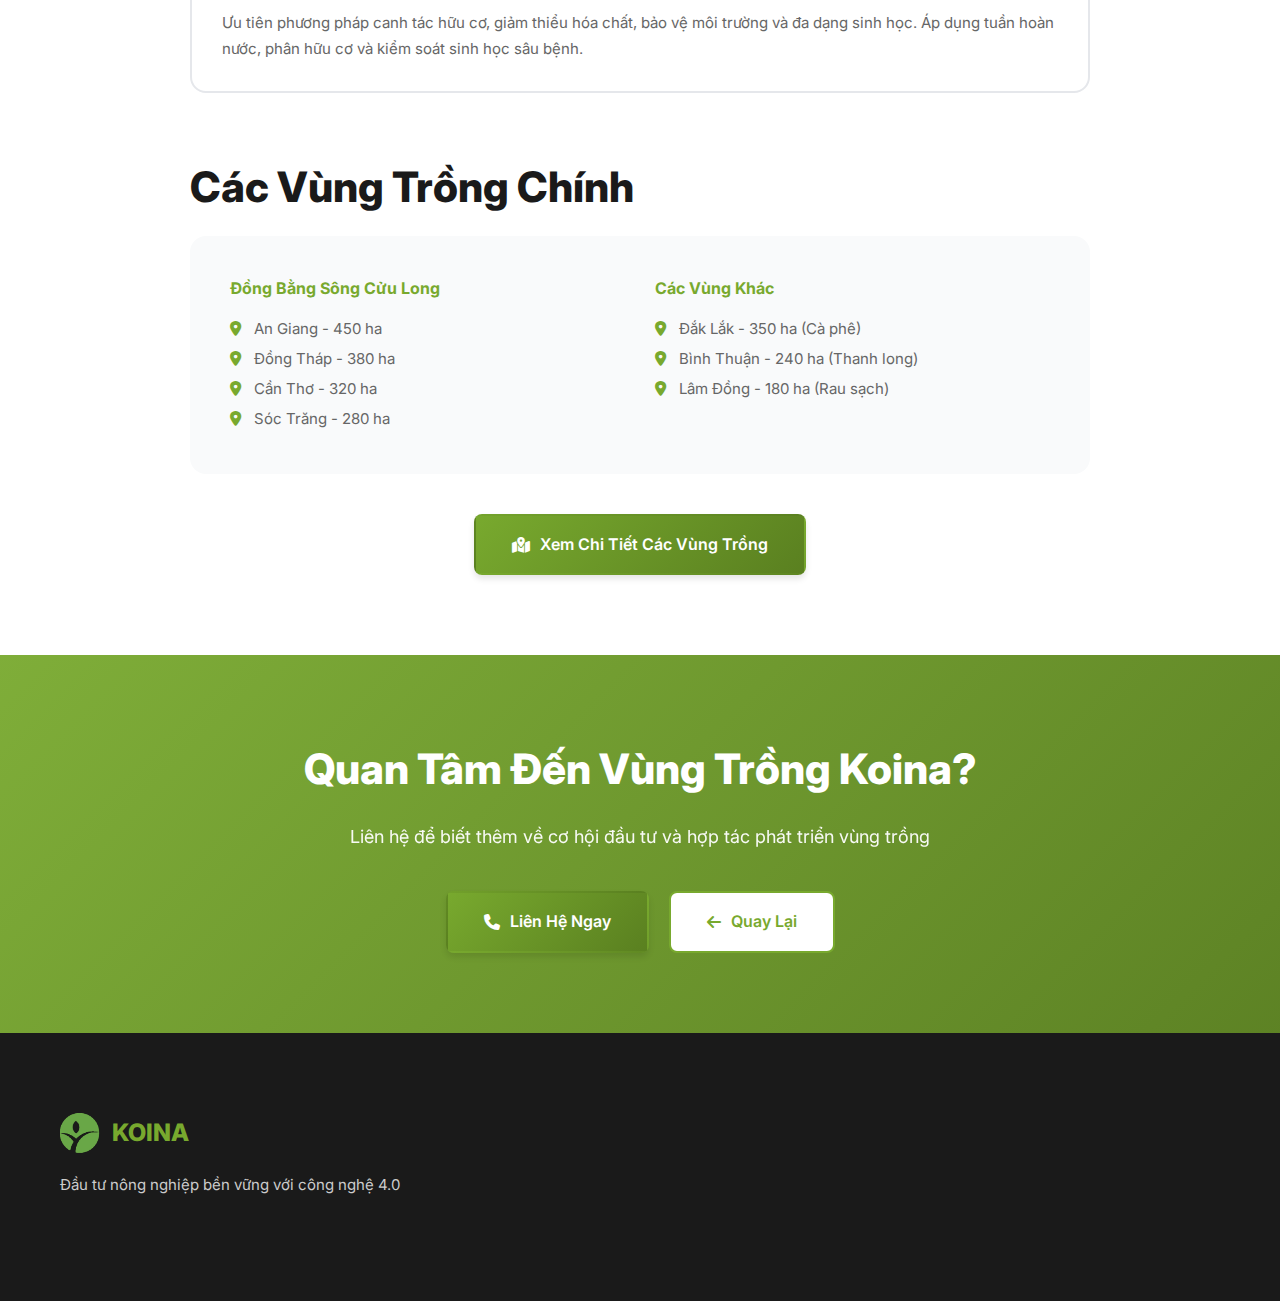
<file: business-farms.html>
<!DOCTYPE html>
<html lang="vi">
<head>
    <meta charset="UTF-8">
    <meta name="viewport" content="width=device-width, initial-scale=1.0">
    <title>Vùng Trồng Koina - Quản Lý & Phát Triển | Koina</title>
    <link rel="preconnect" href="https://fonts.googleapis.com">
    <link rel="preconnect" href="https://fonts.gstatic.com" crossorigin>
    <link href="https://fonts.googleapis.com/css2?family=Inter:wght@300;400;500;600;700;800;900&display=swap" rel="stylesheet">
    <link rel="stylesheet" href="https://cdn.jsdelivr.net/npm/@fortawesome/fontawesome-free@6.4.0/css/all.min.css">
    <link rel="stylesheet" href="css/style.css">
    <link rel="stylesheet" href="css/pages.css">
</head>
<body>
    <!-- Header -->
    <header id="header">
        <div class="container">
            <nav class="navbar">
                <a class="logo" href="index.html">
                    <img src="images/koina-logo.svg" alt="Koina Logo">
                    <span>KOINA</span>
                </a>
                <ul class="nav-menu">
                    <li><a href="#home" class="nav-link active">Trang Chủ</a></li>
                    <li><a href="koina-business.html" class="nav-link">Koina Business</a></li>
                    <li><a href="farming-regions.html" class="nav-link">Vùng trồng</a></li>
                    <li><a href="portfolio.html" class="nav-link">Portfolio</a></li>
                    <!--<li><a href="#about" class="nav-link">Về Koina</a></li>
                    <li><a href="#contact" class="nav-link">Liên Hệ</a></li>-->
                </ul>
                <div class="nav-actions">
                    <a href="#investor-deck" class="btn-secondary">Trở Thành Đối Tác</a>
                    <a href="#invest" class="btn-primary">Đầu Tư Vùng Trồng</a>
                </div>
                <div class="hamburger">
                    <span></span>
                    <span></span>
                    <span></span>
                </div>
            </nav>
        </div>
    </header>

    <section class="page-hero">
        <div class="container">
            <div class="breadcrumb">
                <a href="index.html">Trang Chủ</a>
                <i class="fas fa-chevron-right"></i>
                <a href="koina-business.html">Koina Business</a>
                <i class="fas fa-chevron-right"></i>
                <span>Vùng Trồng Koina</span>
            </div>
            <h1 class="page-title">Vùng Trồng Koina</h1>
            <p class="page-subtitle">Quản Lý & Phát Triển Trang Trại Bền Vững</p>
        </div>
    </section>

    <section style="padding: 80px 0; background: white;">
        <div class="container">
            <div style="max-width: 900px; margin: 0 auto;">
                <h2 class="section-title">Giới Thiệu</h2>
                <p style="font-size: 18px; line-height: 1.8; color: #666; margin-bottom: 40px;">
                    Koina Farms quản lý mạng lưới vùng trồng chất lượng cao trên khắp Việt Nam, áp dụng công nghệ
                    canh tác chính xác và phương pháp nông nghiệp bền vững. Chúng tôi hợp tác chặt chẽ với nông dân
                    địa phương để tối ưu hóa năng suất và đảm bảo chất lượng sản phẩm.
                </p>

                <div style="display: grid; grid-template-columns: repeat(3, 1fr); gap: 30px; margin-bottom: 60px;">
                    <div style="background: #f9fafb; padding: 30px; border-radius: 16px; text-align: center;">
                        <div style="font-size: 42px; font-weight: 800; color: #78A92E; margin-bottom: 8px;">
                            <span class="counter" data-target="2500">0</span>+
                        </div>
                        <div style="font-size: 14px; color: #666; font-weight: 600;">Hecta Đất Canh Tác</div>
                    </div>
                    <div style="background: #f9fafb; padding: 30px; border-radius: 16px; text-align: center;">
                        <div style="font-size: 42px; font-weight: 800; color: #78A92E; margin-bottom: 8px;">
                            <span class="counter" data-target="1200">0</span>+
                        </div>
                        <div style="font-size: 14px; color: #666; font-weight: 600;">Nông Dân Hợp Tác</div>
                    </div>
                    <div style="background: #f9fafb; padding: 30px; border-radius: 16px; text-align: center;">
                        <div style="font-size: 42px; font-weight: 800; color: #78A92E; margin-bottom: 8px;">
                            <span class="counter" data-target="35">0</span>%
                        </div>
                        <div style="font-size: 14px; color: #666; font-weight: 600;">Tăng Năng Suất TB</div>
                    </div>
                </div>

                <h2 class="section-title">Mô Hình Hoạt Động</h2>
                <div style="display: grid; gap: 20px; margin-bottom: 60px;">
                    <div style="background: white; border: 2px solid #e5e7eb; padding: 30px; border-radius: 16px;">
                        <h3 style="font-size: 22px; font-weight: 700; color: #1a1a1a; margin-bottom: 12px;">
                            <i class="fas fa-handshake" style="color: #78A92E; margin-right: 12px;"></i>
                            Hợp Tác Với Nông Dân
                        </h3>
                        <p style="font-size: 15px; line-height: 1.7; color: #666;">
                            Ký kết hợp đồng dài hạn với nông dân địa phương, cung cấp giống, phân bón, kỹ thuật canh tác
                            và cam kết thu mua sản phẩm với giá ổn định. Nông dân được đào tạo chuyên sâu và hỗ trợ kỹ thuật liên tục.
                        </p>
                    </div>
                    <div style="background: white; border: 2px solid #e5e7eb; padding: 30px; border-radius: 16px;">
                        <h3 style="font-size: 22px; font-weight: 700; color: #1a1a1a; margin-bottom: 12px;">
                            <i class="fas fa-seedling" style="color: #78A92E; margin-right: 12px;"></i>
                            Canh Tác Chính Xác
                        </h3>
                        <p style="font-size: 15px; line-height: 1.7; color: #666;">
                            Áp dụng công nghệ IoT, AI và dữ liệu lớn để giám sát và tối ưu hóa quy trình canh tác.
                            Cảm biến theo dõi độ ẩm đất, nhiệt độ, pH và cung cấp khuyến nghị canh tác real-time.
                        </p>
                    </div>
                    <div style="background: white; border: 2px solid #e5e7eb; padding: 30px; border-radius: 16px;">
                        <h3 style="font-size: 22px; font-weight: 700; color: #1a1a1a; margin-bottom: 12px;">
                            <i class="fas fa-certificate" style="color: #78A92E; margin-right: 12px;"></i>
                            Chứng Nhận Chất Lượng
                        </h3>
                        <p style="font-size: 15px; line-height: 1.7; color: #666;">
                            Tất cả vùng trồng đều đạt chuẩn VietGAP. Nhiều vùng có chứng nhận hữu cơ quốc tế (USDA Organic, EU Organic).
                            Quy trình sản xuất được kiểm soát chặt chẽ và truy xuất nguồn gốc đầy đủ.
                        </p>
                    </div>
                    <div style="background: white; border: 2px solid #e5e7eb; padding: 30px; border-radius: 16px;">
                        <h3 style="font-size: 22px; font-weight: 700; color: #1a1a1a; margin-bottom: 12px;">
                            <i class="fas fa-leaf" style="color: #78A92E; margin-right: 12px;"></i>
                            Bền Vững & Thân Thiện
                        </h3>
                        <p style="font-size: 15px; line-height: 1.7; color: #666;">
                            Ưu tiên phương pháp canh tác hữu cơ, giảm thiểu hóa chất, bảo vệ môi trường và đa dạng sinh học.
                            Áp dụng tuần hoàn nước, phân hữu cơ và kiểm soát sinh học sâu bệnh.
                        </p>
                    </div>
                </div>

                <h2 class="section-title">Các Vùng Trồng Chính</h2>
                <div style="background: #f9fafb; padding: 40px; border-radius: 16px; margin-bottom: 40px;">
                    <div style="display: grid; grid-template-columns: repeat(2, 1fr); gap: 30px;">
                        <div>
                            <h4 style="font-weight: 700; color: #78A92E; margin-bottom: 12px;">Đồng Bằng Sông Cửu Long</h4>
                            <ul style="font-size: 15px; color: #666; line-height: 2; list-style: none; padding: 0;">
                                <li><i class="fas fa-map-marker-alt" style="color: #78A92E; width: 20px;"></i> An Giang - 450 ha</li>
                                <li><i class="fas fa-map-marker-alt" style="color: #78A92E; width: 20px;"></i> Đồng Tháp - 380 ha</li>
                                <li><i class="fas fa-map-marker-alt" style="color: #78A92E; width: 20px;"></i> Cần Thơ - 320 ha</li>
                                <li><i class="fas fa-map-marker-alt" style="color: #78A92E; width: 20px;"></i> Sóc Trăng - 280 ha</li>
                            </ul>
                        </div>
                        <div>
                            <h4 style="font-weight: 700; color: #78A92E; margin-bottom: 12px;">Các Vùng Khác</h4>
                            <ul style="font-size: 15px; color: #666; line-height: 2; list-style: none; padding: 0;">
                                <li><i class="fas fa-map-marker-alt" style="color: #78A92E; width: 20px;"></i> Đắk Lắk - 350 ha (Cà phê)</li>
                                <li><i class="fas fa-map-marker-alt" style="color: #78A92E; width: 20px;"></i> Bình Thuận - 240 ha (Thanh long)</li>
                                <li><i class="fas fa-map-marker-alt" style="color: #78A92E; width: 20px;"></i> Lâm Đồng - 180 ha (Rau sạch)</li>
                            </ul>
                        </div>
                    </div>
                </div>

                <div style="text-align: center; margin-top: 40px;">
                    <a href="farming-regions.html" class="btn-primary btn-large">
                        <i class="fas fa-map-marked-alt"></i> Xem Chi Tiết Các Vùng Trồng
                    </a>
                </div>
            </div>
        </div>
    </section>

    <section class="cta-section">
        <div class="container">
            <h2 class="cta-title">Quan Tâm Đến Vùng Trồng Koina?</h2>
            <p class="cta-description">Liên hệ để biết thêm về cơ hội đầu tư và hợp tác phát triển vùng trồng</p>
            <div class="cta-buttons">
                <a href="#contact" class="btn-primary btn-large"><i class="fas fa-phone"></i> Liên Hệ Ngay</a>
                <a href="koina-business.html" class="btn-secondary btn-large" style="background: white; color: #78A92E;">
                    <i class="fas fa-arrow-left"></i> Quay Lại
                </a>
            </div>
        </div>
    </section>

    <footer id="footer">
        <div class="container">
            <div class="footer-grid">
                <div class="footer-col">
                    <div class="footer-logo">
                        <img src="images/koina-logo.svg" alt="Koina Logo">
                        <span>KOINA</span>
                    </div>
                    <p class="footer-description">Đầu tư nông nghiệp bền vững với công nghệ 4.0</p>
                </div>
            </div>
        </div>
    </footer>

    <button id="scrollTopBtn" class="scroll-top-btn"><i class="fas fa-arrow-up"></i></button>
    <script src="js/main.js"></script>
</body>
</html>
</file>
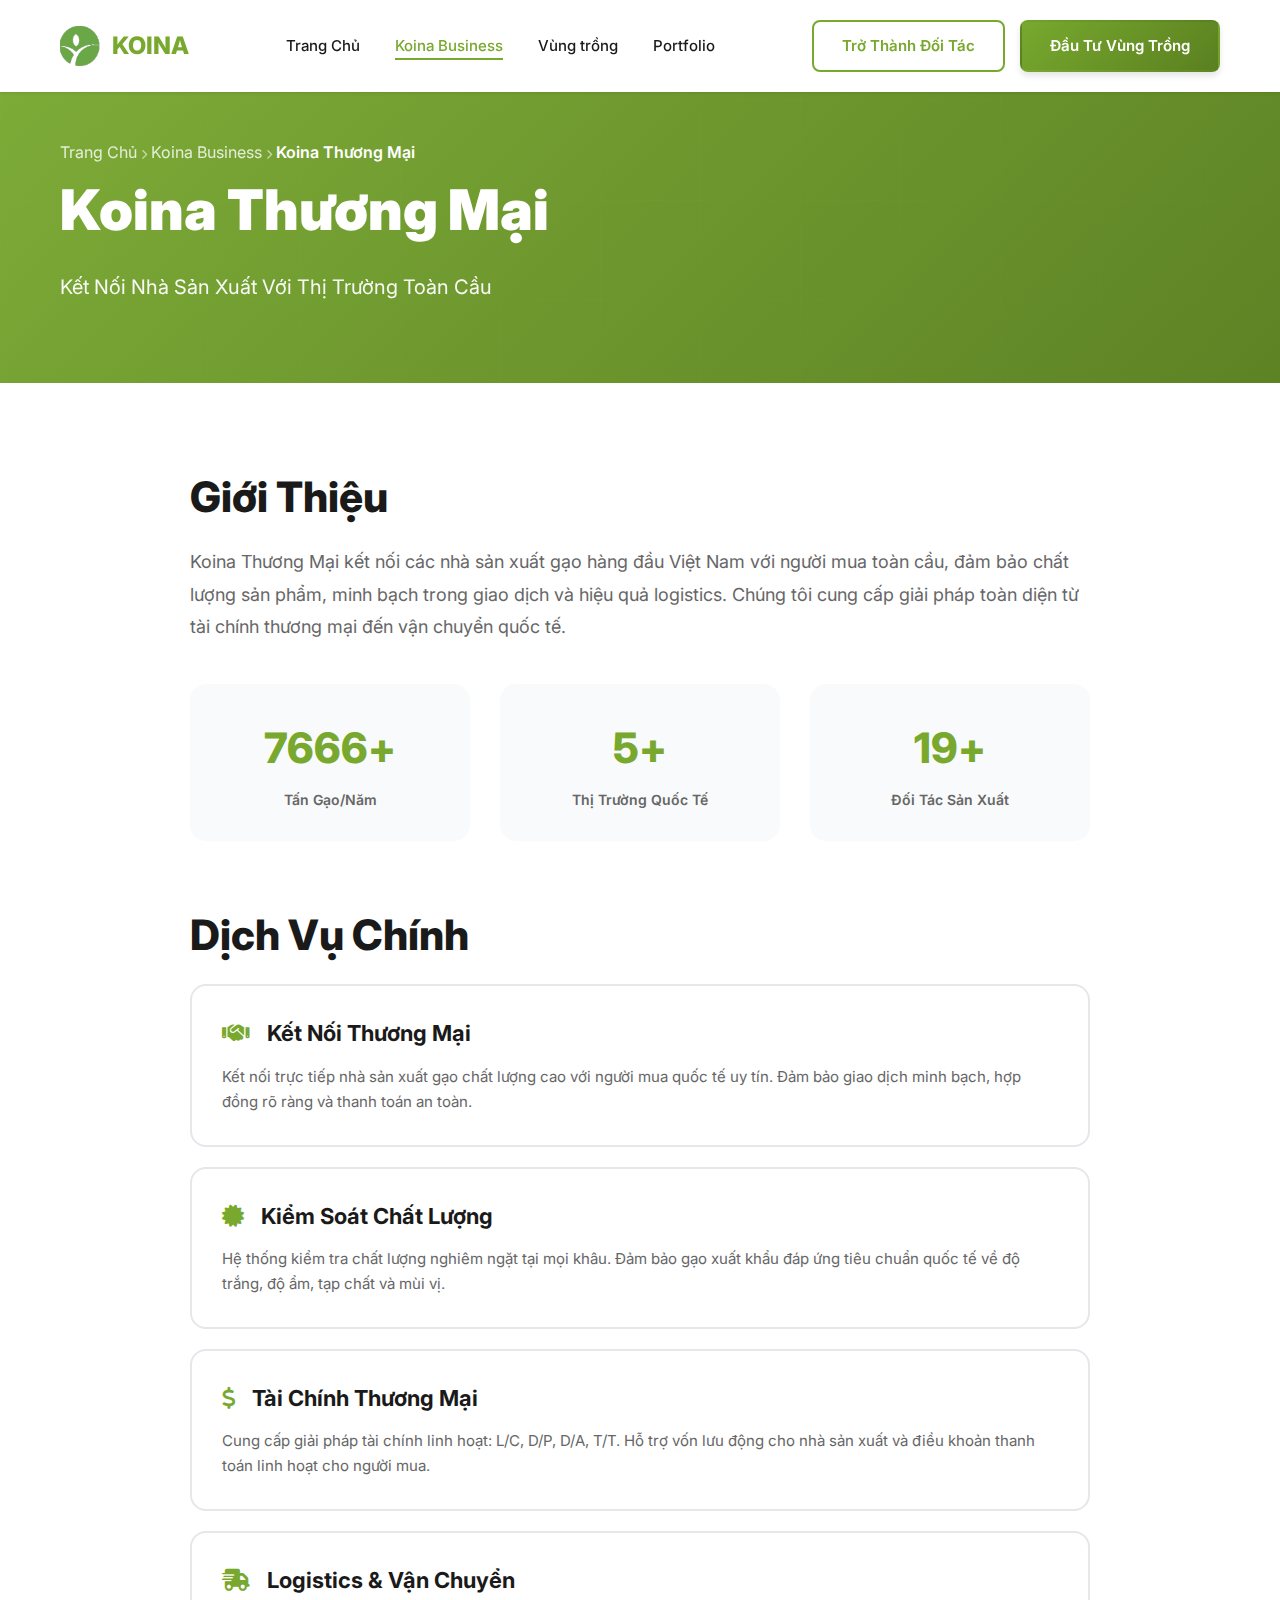
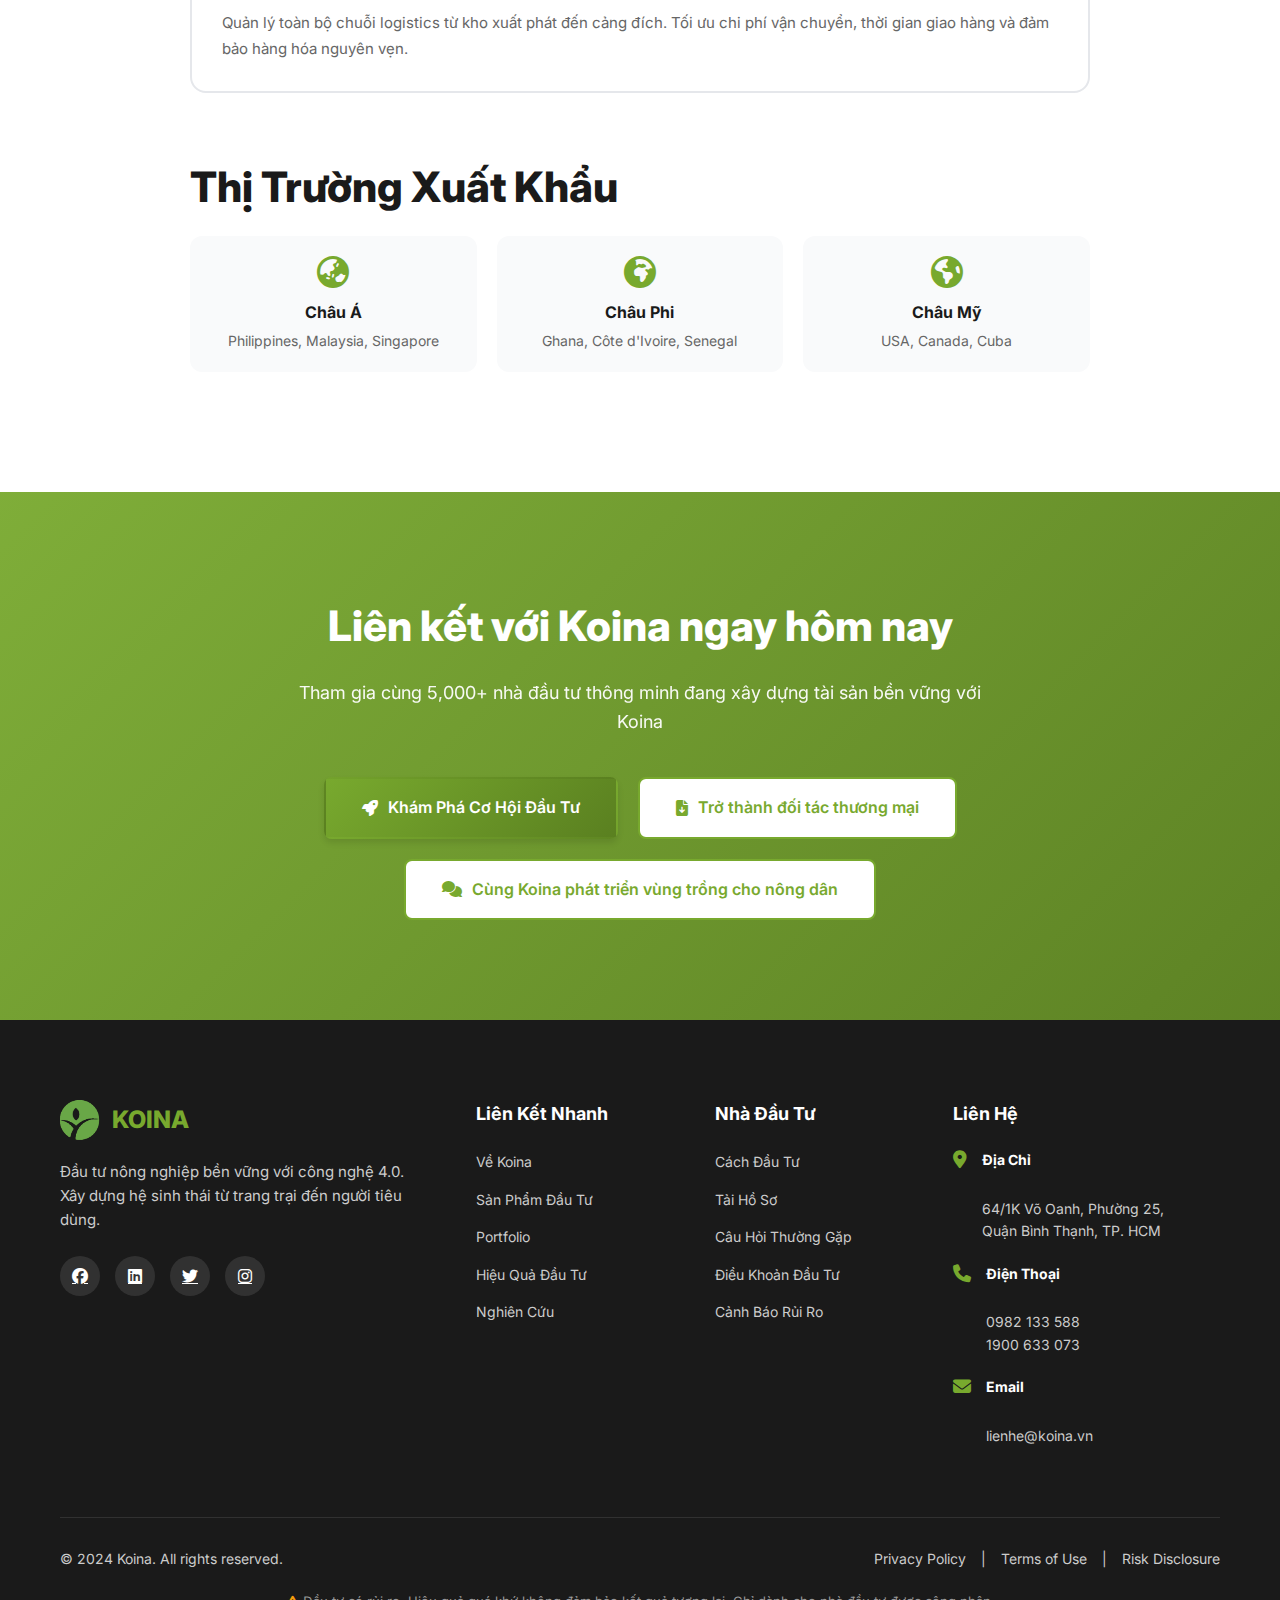
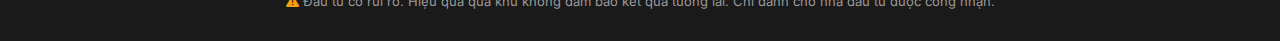
<file: business-trade.html>
<!DOCTYPE html>
<html lang="vi">
<head>
    <meta charset="UTF-8">
    <meta name="viewport" content="width=device-width, initial-scale=1.0">
    <title>Koina Thương Mại - Kết Nối Toàn Cầu | Koina</title>
    <link rel="preconnect" href="https://fonts.googleapis.com">
    <link rel="preconnect" href="https://fonts.gstatic.com" crossorigin>
    <link href="https://fonts.googleapis.com/css2?family=Inter:wght@300;400;500;600;700;800;900&display=swap" rel="stylesheet">
    <link rel="stylesheet" href="https://cdn.jsdelivr.net/npm/@fortawesome/fontawesome-free@6.4.0/css/all.min.css">
    <link rel="stylesheet" href="css/style.css">
    <link rel="stylesheet" href="css/pages.css">
</head>
<body>
    <header id="header">
        <div class="container">
            <nav class="navbar">
                <a class="logo" href="index.html">
                    <img src="images/koina-logo.svg" alt="Koina Logo">
                    <span>KOINA</span>
                </a>
                <ul class="nav-menu">
                    <li><a href="#home" class="nav-link ">Trang Chủ</a></li>
                    <li><a href="koina-business.html" class="nav-link active">Koina Business</a></li>
                    <li><a href="farming-regions.html" class="nav-link">Vùng trồng</a></li>
                    <li><a href="portfolio.html" class="nav-link">Portfolio</a></li>
                    <!--<li><a href="#about" class="nav-link">Về Koina</a></li>
                <li><a href="#contact" class="nav-link">Liên Hệ</a></li>-->
                </ul>
                <div class="nav-actions">
                    <a href="#investor-deck" class="btn-secondary">Trở Thành Đối Tác</a>
                    <a href="#invest" class="btn-primary">Đầu Tư Vùng Trồng</a>
                </div>
                <div class="hamburger">
                    <span></span>
                    <span></span>
                    <span></span>
                </div>
            </nav>
        </div>
    </header>

    <section class="page-hero">
        <div class="container">
            <div class="breadcrumb">
                <a href="index.html">Trang Chủ</a>
                <i class="fas fa-chevron-right"></i>
                <a href="koina-business.html">Koina Business</a>
                <i class="fas fa-chevron-right"></i>
                <span>Koina Thương Mại</span>
            </div>
            <h1 class="page-title">Koina Thương Mại</h1>
            <p class="page-subtitle">Kết Nối Nhà Sản Xuất Với Thị Trường Toàn Cầu</p>
        </div>
    </section>

    <section style="padding: 80px 0; background: white;">
        <div class="container">
            <div style="max-width: 900px; margin: 0 auto;">
                <h2 class="section-title">Giới Thiệu</h2>
                <p style="font-size: 18px; line-height: 1.8; color: #666; margin-bottom: 40px;">
                    Koina Thương Mại kết nối các nhà sản xuất gạo hàng đầu Việt Nam với người mua toàn cầu,
                    đảm bảo chất lượng sản phẩm, minh bạch trong giao dịch và hiệu quả logistics.
                    Chúng tôi cung cấp giải pháp toàn diện từ tài chính thương mại đến vận chuyển quốc tế.
                </p>

                <div style="display: grid; grid-template-columns: repeat(3, 1fr); gap: 30px; margin-bottom: 60px;">
                    <div style="background: #f9fafb; padding: 30px; border-radius: 16px; text-align: center;">
                        <div style="font-size: 42px; font-weight: 800; color: #78A92E; margin-bottom: 8px;">
                            <span class="counter" data-target="20000">0</span>+
                        </div>
                        <div style="font-size: 14px; color: #666; font-weight: 600;">Tấn Gạo/Năm</div>
                    </div>
                    <div style="background: #f9fafb; padding: 30px; border-radius: 16px; text-align: center;">
                        <div style="font-size: 42px; font-weight: 800; color: #78A92E; margin-bottom: 8px;">
                            <span class="counter" data-target="15">0</span>+
                        </div>
                        <div style="font-size: 14px; color: #666; font-weight: 600;">Thị Trường Quốc Tế</div>
                    </div>
                    <div style="background: #f9fafb; padding: 30px; border-radius: 16px; text-align: center;">
                        <div style="font-size: 42px; font-weight: 800; color: #78A92E; margin-bottom: 8px;">
                            <span class="counter" data-target="50">0</span>+
                        </div>
                        <div style="font-size: 14px; color: #666; font-weight: 600;">Đối Tác Sản Xuất</div>
                    </div>
                </div>

                <h2 class="section-title">Dịch Vụ Chính</h2>
                <div style="display: grid; gap: 20px; margin-bottom: 60px;">
                    <div style="background: white; border: 2px solid #e5e7eb; padding: 30px; border-radius: 16px;">
                        <h3 style="font-size: 22px; font-weight: 700; color: #1a1a1a; margin-bottom: 12px;">
                            <i class="fas fa-handshake" style="color: #78A92E; margin-right: 12px;"></i>
                            Kết Nối Thương Mại
                        </h3>
                        <p style="font-size: 15px; line-height: 1.7; color: #666;">
                            Kết nối trực tiếp nhà sản xuất gạo chất lượng cao với người mua quốc tế uy tín.
                            Đảm bảo giao dịch minh bạch, hợp đồng rõ ràng và thanh toán an toàn.
                        </p>
                    </div>
                    <div style="background: white; border: 2px solid #e5e7eb; padding: 30px; border-radius: 16px;">
                        <h3 style="font-size: 22px; font-weight: 700; color: #1a1a1a; margin-bottom: 12px;">
                            <i class="fas fa-certificate" style="color: #78A92E; margin-right: 12px;"></i>
                            Kiểm Soát Chất Lượng
                        </h3>
                        <p style="font-size: 15px; line-height: 1.7; color: #666;">
                            Hệ thống kiểm tra chất lượng nghiêm ngặt tại mọi khâu. Đảm bảo gạo xuất khẩu đáp ứng
                            tiêu chuẩn quốc tế về độ trắng, độ ẩm, tạp chất và mùi vị.
                        </p>
                    </div>
                    <div style="background: white; border: 2px solid #e5e7eb; padding: 30px; border-radius: 16px;">
                        <h3 style="font-size: 22px; font-weight: 700; color: #1a1a1a; margin-bottom: 12px;">
                            <i class="fas fa-dollar-sign" style="color: #78A92E; margin-right: 12px;"></i>
                            Tài Chính Thương Mại
                        </h3>
                        <p style="font-size: 15px; line-height: 1.7; color: #666;">
                            Cung cấp giải pháp tài chính linh hoạt: L/C, D/P, D/A, T/T. Hỗ trợ vốn lưu động
                            cho nhà sản xuất và điều khoản thanh toán linh hoạt cho người mua.
                        </p>
                    </div>
                    <div style="background: white; border: 2px solid #e5e7eb; padding: 30px; border-radius: 16px;">
                        <h3 style="font-size: 22px; font-weight: 700; color: #1a1a1a; margin-bottom: 12px;">
                            <i class="fas fa-shipping-fast" style="color: #78A92E; margin-right: 12px;"></i>
                            Logistics & Vận Chuyển
                        </h3>
                        <p style="font-size: 15px; line-height: 1.7; color: #666;">
                            Quản lý toàn bộ chuỗi logistics từ kho xuất phát đến cảng đích. Tối ưu chi phí vận chuyển,
                            thời gian giao hàng và đảm bảo hàng hóa nguyên vẹn.
                        </p>
                    </div>
                </div>

                <h2 class="section-title">Thị Trường Xuất Khẩu</h2>
                <div style="display: grid; grid-template-columns: repeat(3, 1fr); gap: 20px; margin-bottom: 40px;">
                    <div style="padding: 20px; background: #f9fafb; border-radius: 12px; text-align: center;">
                        <i class="fas fa-globe-asia" style="font-size: 32px; color: #78A92E; margin-bottom: 12px;"></i>
                        <div style="font-weight: 700; color: #1a1a1a; margin-bottom: 4px;">Châu Á</div>
                        <div style="font-size: 14px; color: #666;">Philippines, Malaysia, Singapore</div>
                    </div>
                    <div style="padding: 20px; background: #f9fafb; border-radius: 12px; text-align: center;">
                        <i class="fas fa-globe-africa" style="font-size: 32px; color: #78A92E; margin-bottom: 12px;"></i>
                        <div style="font-weight: 700; color: #1a1a1a; margin-bottom: 4px;">Châu Phi</div>
                        <div style="font-size: 14px; color: #666;">Ghana, Côte d'Ivoire, Senegal</div>
                    </div>
                    <div style="padding: 20px; background: #f9fafb; border-radius: 12px; text-align: center;">
                        <i class="fas fa-globe-americas" style="font-size: 32px; color: #78A92E; margin-bottom: 12px;"></i>
                        <div style="font-weight: 700; color: #1a1a1a; margin-bottom: 4px;">Châu Mỹ</div>
                        <div style="font-size: 14px; color: #666;">USA, Canada, Cuba</div>
                    </div>
                </div>
            </div>
        </div>
    </section>

    <!-- Final CTA Section -->
    <section id="final-cta" class="final-cta-section">
        <div class="container">
            <div class="cta-content">
                <h2 class="cta-title"> Liên kết với Koina ngay hôm nay</h2>
                <p class="cta-description">
                    Tham gia cùng 5,000+ nhà đầu tư thông minh đang xây dựng tài sản bền vững với Koina
                </p>
                <div class="cta-buttons">
                    <a href="koinacredit.html" class="btn-primary btn-large">
                        <i class="fas fa-rocket"></i>
                        Khám Phá Cơ Hội Đầu Tư
                    </a>
                    <a href="koina-business.html" class="btn-secondary btn-large btn-white">
                        <i class="fas fa-file-download"></i>
                        Trở thành đối tác thương mại
                    </a>
                    <a href="farming-regions.html" class="btn-secondary btn-large btn-white">
                        <i class="fas fa-comments"></i>
                        Cùng Koina phát triển vùng trồng cho nông dân
                    </a>
                </div>
            </div>
        </div>
    </section>

    <!-- Footer -->
    <footer id="footer">
        <div class="container">
            <div class="footer-grid">
                <!-- Company Info -->
                <div class="footer-col">
                    <div class="footer-logo">
                        <img src="images/koina-logo.svg" alt="Koina Logo">
                        <span>KOINA</span>
                    </div>
                    <p class="footer-description">
                        Đầu tư nông nghiệp bền vững với công nghệ 4.0.
                        Xây dựng hệ sinh thái từ trang trại đến người tiêu dùng.
                    </p>
                    <div class="footer-social">
                        <a href="#" aria-label="Facebook"><i class="fab fa-facebook"></i></a>
                        <a href="#" aria-label="LinkedIn"><i class="fab fa-linkedin"></i></a>
                        <a href="#" aria-label="Twitter"><i class="fab fa-twitter"></i></a>
                        <a href="#" aria-label="Instagram"><i class="fab fa-instagram"></i></a>
                    </div>
                </div>

                <!-- Quick Links -->
                <div class="footer-col">
                    <h4 class="footer-title">Liên Kết Nhanh</h4>
                    <ul class="footer-links">
                        <li><a href="#about">Về Koina</a></li>
                        <li><a href="#products">Sản Phẩm Đầu Tư</a></li>
                        <li><a href="#portfolio">Portfolio</a></li>
                        <li><a href="#performance">Hiệu Quả Đầu Tư</a></li>
                        <li><a href="#insights">Nghiên Cứu</a></li>
                    </ul>
                </div>

                <!-- Investor Resources -->
                <div class="footer-col">
                    <h4 class="footer-title">Nhà Đầu Tư</h4>
                    <ul class="footer-links">
                        <li><a href="#invest">Cách Đầu Tư</a></li>
                        <li><a href="#investor-deck">Tải Hồ Sơ</a></li>
                        <li><a href="#faq">Câu Hỏi Thường Gặp</a></li>
                        <li><a href="#terms">Điều Khoản Đầu Tư</a></li>
                        <li><a href="#risk">Cảnh Báo Rủi Ro</a></li>
                    </ul>
                </div>

                <!-- Contact Info -->
                <div class="footer-col">
                    <h4 class="footer-title">Liên Hệ</h4>
                    <ul class="footer-contact">
                        <li>
                            <i class="fas fa-map-marker-alt"></i>
                            <div>
                                <strong>Địa Chỉ</strong><br>
                                64/1K Võ Oanh, Phường 25,<br>
                                Quận Bình Thạnh, TP. HCM
                            </div>
                        </li>
                        <li>
                            <i class="fas fa-phone"></i>
                            <div>
                                <strong>Điện Thoại</strong><br>
                                <a href="tel:+84982133588">0982 133 588</a><br>
                                <a href="tel:+84190063307">1900 633 073</a>
                            </div>
                        </li>
                        <li>
                            <i class="fas fa-envelope"></i>
                            <div>
                                <strong>Email</strong><br>
                                <a href="mailto:lienhe@koina.vn">lienhe@koina.vn</a>
                            </div>
                        </li>
                    </ul>
                </div>
            </div>

            <!-- Footer Bottom -->
            <div class="footer-bottom">
                <div class="footer-legal">
                    <p>&copy; 2024 Koina. All rights reserved.</p>
                    <div class="legal-links">
                        <a href="#privacy">Privacy Policy</a>
                        <span>|</span>
                        <a href="#terms">Terms of Use</a>
                        <span>|</span>
                        <a href="#risk">Risk Disclosure</a>
                    </div>
                </div>
                <div class="footer-disclaimer">
                    <p>
                        <i class="fas fa-exclamation-triangle"></i>
                        Đầu tư có rủi ro. Hiệu quả quá khứ không đảm bảo kết quả tương lai.
                        Chỉ dành cho nhà đầu tư được công nhận.
                    </p>
                </div>
            </div>
        </div>
    </footer>

    <button id="scrollTopBtn" class="scroll-top-btn"><i class="fas fa-arrow-up"></i></button>
    <script src="js/main.js"></script>
</body>
</html>
</file>
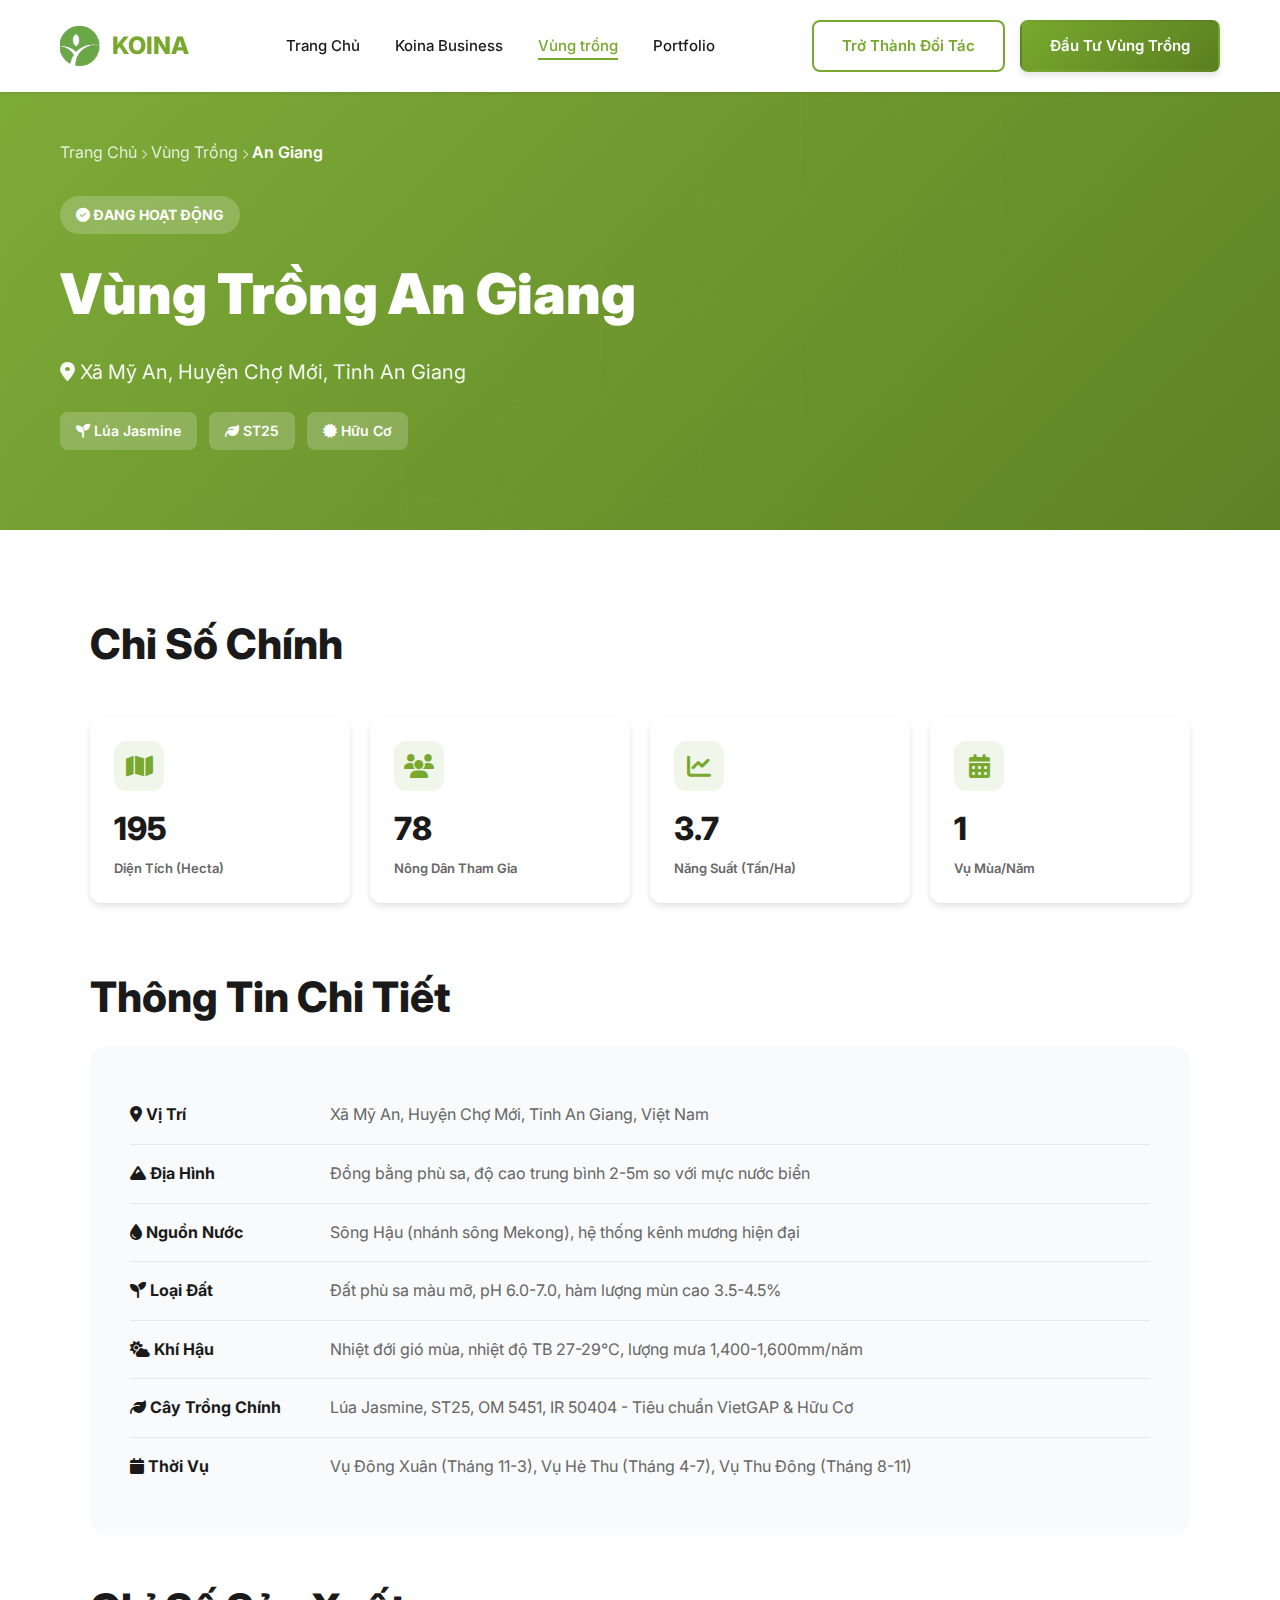
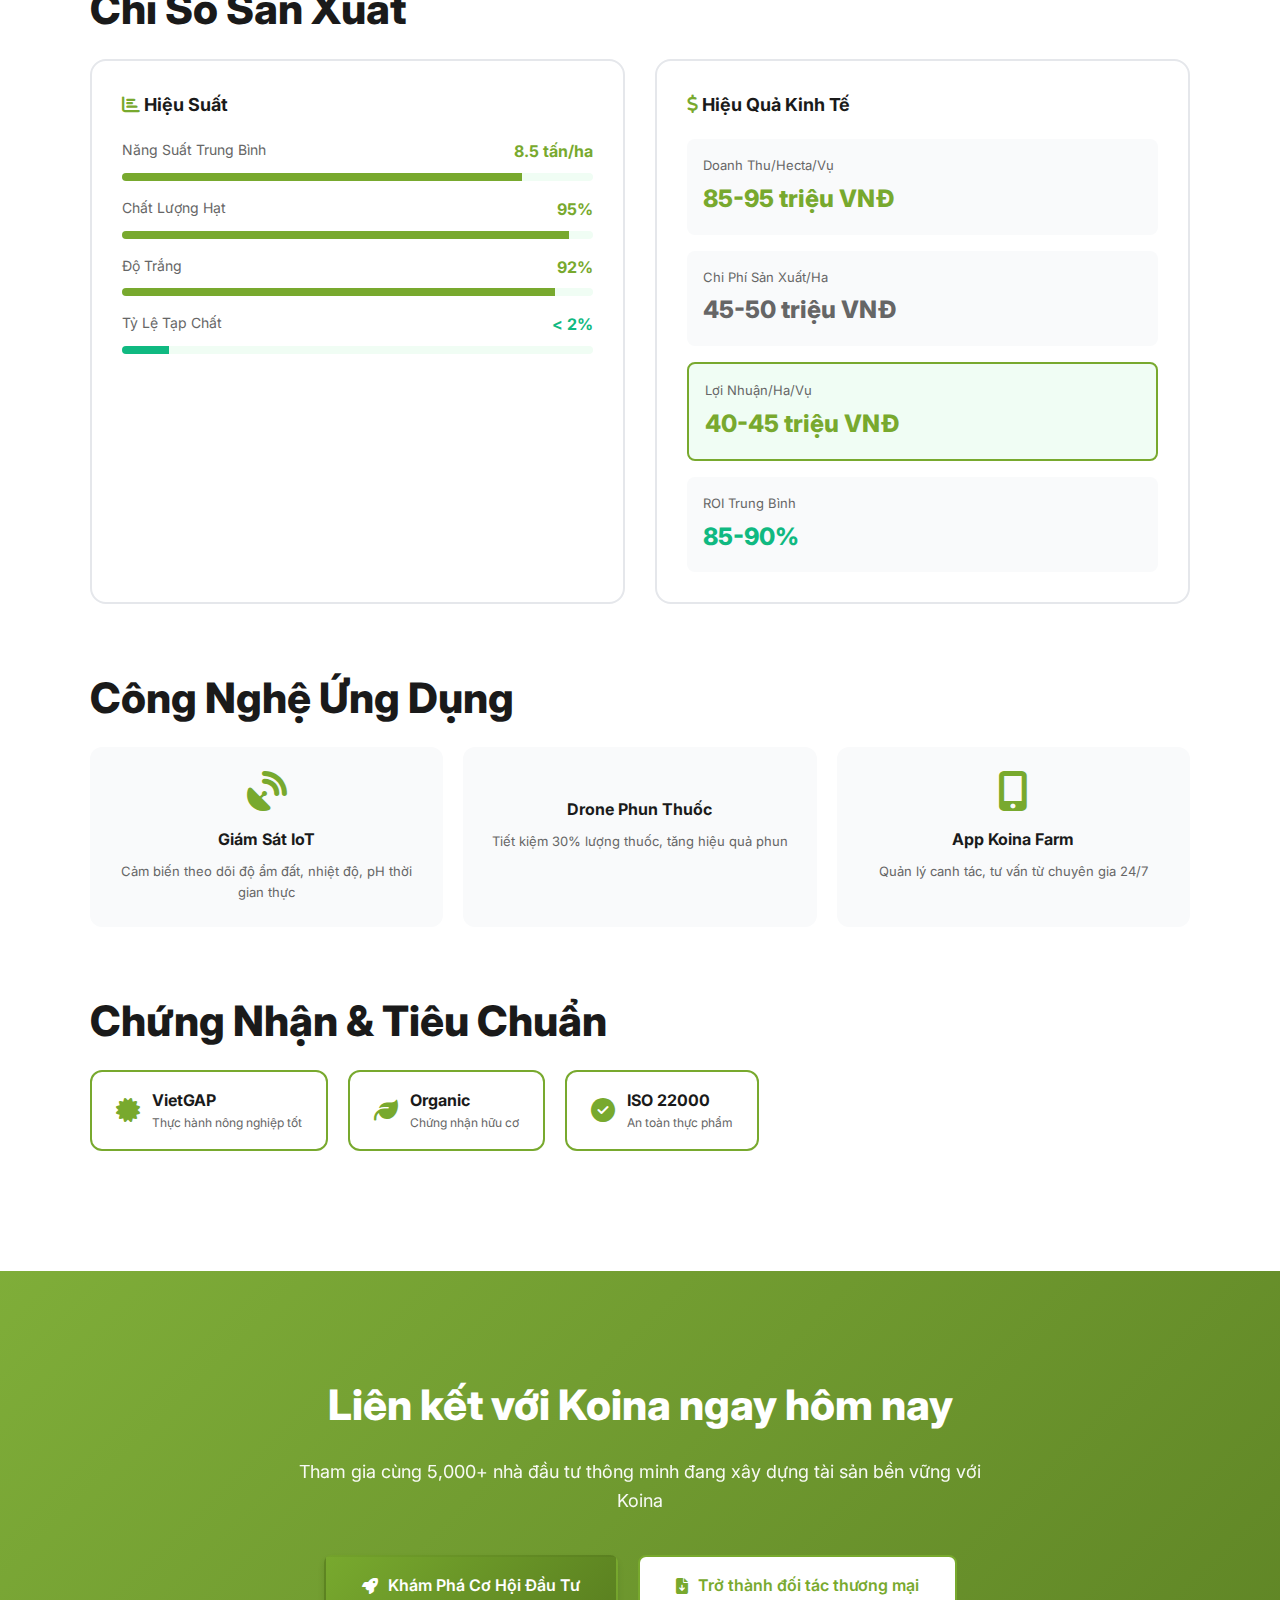
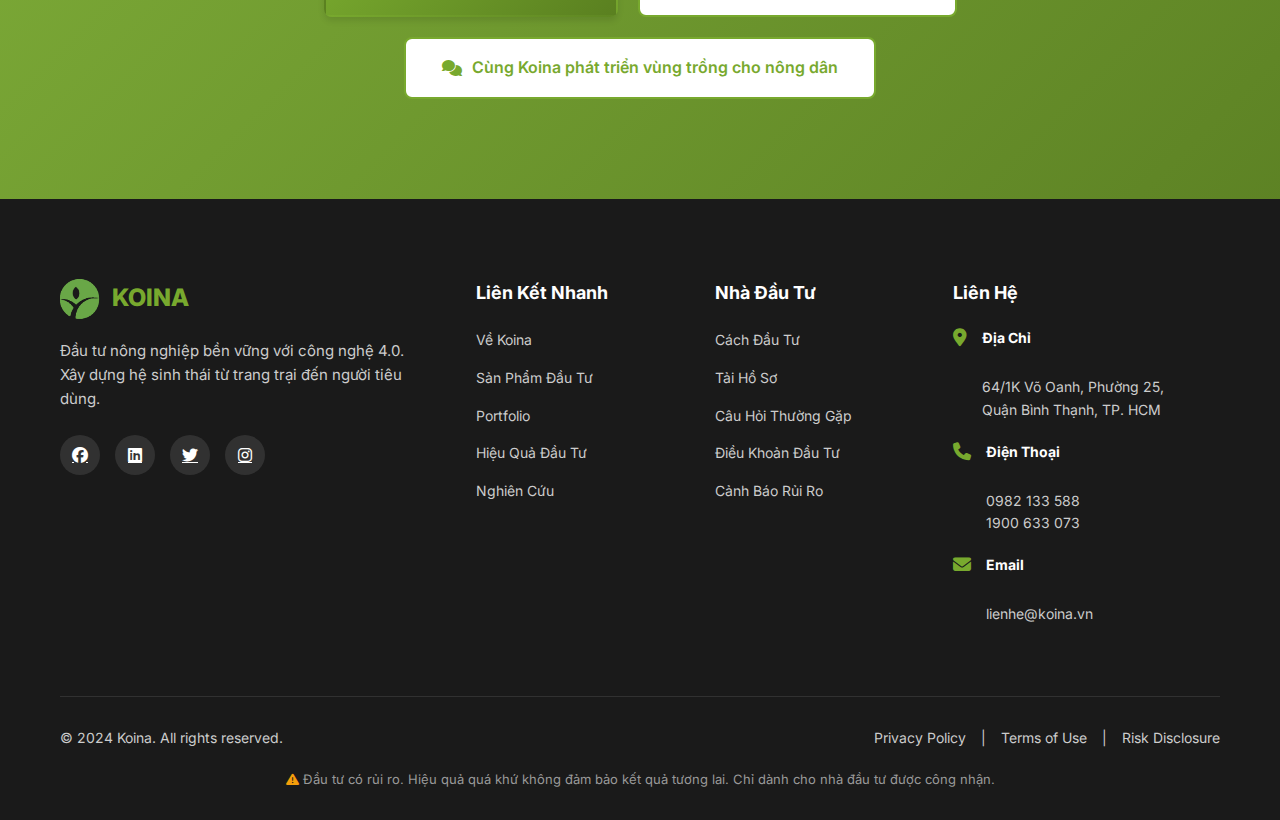
<file: farming-region-detail.html>
<!DOCTYPE html>
<html lang="vi">
<head>
    <meta charset="UTF-8">
    <meta name="viewport" content="width=device-width, initial-scale=1.0">
    <title>Vùng Trồng An Giang - Chi Tiết | Koina</title>
    <link rel="preconnect" href="https://fonts.googleapis.com">
    <link rel="preconnect" href="https://fonts.gstatic.com" crossorigin>
    <link href="https://fonts.googleapis.com/css2?family=Inter:wght@300;400;500;600;700;800;900&display=swap" rel="stylesheet">
    <link rel="stylesheet" href="https://cdn.jsdelivr.net/npm/@fortawesome/fontawesome-free@6.4.0/css/all.min.css">
    <link rel="stylesheet" href="css/style.css">
    <link rel="stylesheet" href="css/pages.css">
    <style>
        .detail-hero {
            padding: 140px 0 80px;
            background: linear-gradient(135deg, rgba(120, 169, 46, 0.95) 0%, rgba(90, 128, 32, 0.98) 100%);
            color: white;
            position: relative;
        }
        .metrics-grid-detail {
            display: grid;
            grid-template-columns: repeat(4, 1fr);
            gap: 20px;
            margin: 40px 0;
        }
        .metric-card-detail {
            background: white;
            padding: 24px;
            border-radius: 12px;
            box-shadow: 0 4px 6px rgba(0,0,0,0.1);
        }
        .metric-icon-detail {
            width: 50px;
            height: 50px;
            background: rgba(120, 169, 46, 0.1);
            border-radius: 12px;
            display: flex;
            align-items: center;
            justify-content: center;
            margin-bottom: 12px;
        }
        .metric-icon-detail i {
            font-size: 24px;
            color: #78A92E;
        }
        .metric-value-detail {
            font-size: 32px;
            font-weight: 800;
            color: #1a1a1a;
            margin-bottom: 4px;
        }
        .metric-label-detail {
            font-size: 13px;
            color: #666;
            font-weight: 600;
        }
        .info-section {
            background: #f9fafb;
            padding: 40px;
            border-radius: 16px;
            margin-bottom: 40px;
        }
        .info-row {
            display: flex;
            padding: 16px 0;
            border-bottom: 1px solid #e5e7eb;
        }
        .info-row:last-child {
            border-bottom: none;
        }
        .info-label {
            flex: 0 0 200px;
            font-weight: 700;
            color: #1a1a1a;
        }
        .info-value {
            flex: 1;
            color: #666;
        }
        @media (max-width: 768px) {
            .metrics-grid-detail {
                grid-template-columns: repeat(2, 1fr);
            }
        }
    </style>
</head>
<body>
    <!-- Header -->
    <header id="header">
        <div class="container">
            <nav class="navbar">
                <a class="logo" href="index.html">
                    <img src="images/koina-logo.svg" alt="Koina Logo">
                    <span>KOINA</span>
                </a>
                <ul class="nav-menu">
                    <li><a href="#home" class="nav-link ">Trang Chủ</a></li>
                    <li><a href="koina-business.html" class="nav-link">Koina Business</a></li>
                    <li><a href="farming-regions.html" class="nav-link active">Vùng trồng</a></li>
                    <li><a href="portfolio.html" class="nav-link">Portfolio</a></li>
                    <!--<li><a href="#about" class="nav-link">Về Koina</a></li>
                    <li><a href="#contact" class="nav-link">Liên Hệ</a></li>-->
                </ul>
                <div class="nav-actions">
                    <a href="#investor-deck" class="btn-secondary">Trở Thành Đối Tác</a>
                    <a href="#invest" class="btn-primary">Đầu Tư Vùng Trồng</a>
                </div>
                <div class="hamburger">
                    <span></span>
                    <span></span>
                    <span></span>
                </div>
            </nav>
        </div>
    </header>

    <section class="page-hero">
        <div class="container">
            <!--<div class="breadcrumb">
                <a href="index.html">Trang Chủ</a>
                <i class="fas fa-chevron-right"></i>
                <a href="farming-regions.html">Vùng Trồng</a>
                <i class="fas fa-chevron-right"></i>
                <span>An Giang</span>
            </div>-->
            <div class="breadcrumb">
                <a href="index.html">Trang Chủ</a>
                <i class="fas fa-chevron-right"></i>
                <a href="koina-business.html">Vùng Trồng</a>
                <i class="fas fa-chevron-right"></i>
                <span>An Giang</span>
            </div>
            <div style="display: flex; align-items: center; gap: 20px; margin-top: 30px;">
                <div style="flex: 1;">
                    <div style="display: inline-block; padding: 8px 16px; background: rgba(255,255,255,0.2); border-radius: 20px; font-size: 14px; font-weight: 700; margin-bottom: 16px;">
                        <i class="fas fa-check-circle"></i> ĐANG HOẠT ĐỘNG
                    </div>
                    <h1 class="page-title" style="margin-bottom: 16px;">Vùng Trồng An Giang</h1>
                    <p class="page-subtitle" style="margin-bottom: 24px;">
                        <i class="fas fa-map-marker-alt"></i> Xã Mỹ An, Huyện Chợ Mới, Tỉnh An Giang
                    </p>
                    <div style="display: flex; gap: 12px; flex-wrap: wrap;">
                        <span style="padding: 8px 16px; background: rgba(255,255,255,0.2); border-radius: 8px; font-size: 14px; font-weight: 600;">
                            <i class="fas fa-seedling"></i> Lúa Jasmine
                        </span>
                        <span style="padding: 8px 16px; background: rgba(255,255,255,0.2); border-radius: 8px; font-size: 14px; font-weight: 600;">
                            <i class="fas fa-leaf"></i> ST25
                        </span>
                        <span style="padding: 8px 16px; background: rgba(255,255,255,0.2); border-radius: 8px; font-size: 14px; font-weight: 600;">
                            <i class="fas fa-certificate"></i> Hữu Cơ
                        </span>
                    </div>
                </div>
            </div>
        </div>
    </section>

    <section style="padding: 80px 0; background: white;">
        <div class="container">
            <div style="max-width: 1100px; margin: 0 auto;">
                <!-- Key Metrics -->
                <h2 class="section-title">Chỉ Số Chính</h2>
                <div class="metrics-grid-detail">
                    <div class="metric-card-detail">
                        <div class="metric-icon-detail">
                            <i class="fas fa-map"></i>
                        </div>
                        <div class="metric-value-detail"><span class="counter" data-target="450">0</span></div>
                        <div class="metric-label-detail">Diện Tích (Hecta)</div>
                    </div>
                    <div class="metric-card-detail">
                        <div class="metric-icon-detail">
                            <i class="fas fa-users"></i>
                        </div>
                        <div class="metric-value-detail"><span class="counter" data-target="180">0</span></div>
                        <div class="metric-label-detail">Nông Dân Tham Gia</div>
                    </div>
                    <div class="metric-card-detail">
                        <div class="metric-icon-detail">
                            <i class="fas fa-chart-line"></i>
                        </div>
                        <div class="metric-value-detail"><span class="counter" data-target="8.5">0</span></div>
                        <div class="metric-label-detail">Năng Suất (Tấn/Ha)</div>
                    </div>
                    <div class="metric-card-detail">
                        <div class="metric-icon-detail">
                            <i class="fas fa-calendar-alt"></i>
                        </div>
                        <div class="metric-value-detail"><span class="counter" data-target="3">0</span></div>
                        <div class="metric-label-detail">Vụ Mùa/Năm</div>
                    </div>
                </div>

                <!-- Thông Tin Chi Tiết -->
                <h2 class="section-title" style="margin-top: 60px;">Thông Tin Chi Tiết</h2>
                <div class="info-section">
                    <div class="info-row">
                        <div class="info-label"><i class="fas fa-map-marker-alt"></i> Vị Trí</div>
                        <div class="info-value">Xã Mỹ An, Huyện Chợ Mới, Tỉnh An Giang, Việt Nam</div>
                    </div>
                    <div class="info-row">
                        <div class="info-label"><i class="fas fa-mountain"></i> Địa Hình</div>
                        <div class="info-value">Đồng bằng phù sa, độ cao trung bình 2-5m so với mực nước biển</div>
                    </div>
                    <div class="info-row">
                        <div class="info-label"><i class="fas fa-tint"></i> Nguồn Nước</div>
                        <div class="info-value">Sông Hậu (nhánh sông Mekong), hệ thống kênh mương hiện đại</div>
                    </div>
                    <div class="info-row">
                        <div class="info-label"><i class="fas fa-seedling"></i> Loại Đất</div>
                        <div class="info-value">Đất phù sa màu mỡ, pH 6.0-7.0, hàm lượng mùn cao 3.5-4.5%</div>
                    </div>
                    <div class="info-row">
                        <div class="info-label"><i class="fas fa-cloud-sun"></i> Khí Hậu</div>
                        <div class="info-value">Nhiệt đới gió mùa, nhiệt độ TB 27-29°C, lượng mưa 1,400-1,600mm/năm</div>
                    </div>
                    <div class="info-row">
                        <div class="info-label"><i class="fas fa-leaf"></i> Cây Trồng Chính</div>
                        <div class="info-value">Lúa Jasmine, ST25, OM 5451, IR 50404 - Tiêu chuẩn VietGAP & Hữu Cơ</div>
                    </div>
                    <div class="info-row">
                        <div class="info-label"><i class="fas fa-calendar"></i> Thời Vụ</div>
                        <div class="info-value">Vụ Đông Xuân (Tháng 11-3), Vụ Hè Thu (Tháng 4-7), Vụ Thu Đông (Tháng 8-11)</div>
                    </div>
                </div>

                <!-- Chỉ Số Sản Xuất -->
                <h2 class="section-title">Chỉ Số Sản Xuất</h2>
                <div style="display: grid; grid-template-columns: repeat(2, 1fr); gap: 30px; margin-bottom: 60px;">
                    <div style="background: white; border: 2px solid #e5e7eb; border-radius: 16px; padding: 30px;">
                        <h3 style="font-size: 18px; font-weight: 700; color: #1a1a1a; margin-bottom: 20px;">
                            <i class="fas fa-chart-bar" style="color: #78A92E;"></i> Hiệu Suất
                        </h3>
                        <div style="display: flex; flex-direction: column; gap: 16px;">
                            <div>
                                <div style="display: flex; justify-content: space-between; margin-bottom: 8px;">
                                    <span style="font-size: 14px; color: #666;">Năng Suất Trung Bình</span>
                                    <span style="font-size: 16px; font-weight: 700; color: #78A92E;">8.5 tấn/ha</span>
                                </div>
                                <div style="background: #f0fdf4; height: 8px; border-radius: 4px; overflow: hidden;">
                                    <div style="background: #78A92E; height: 100%; width: 85%;"></div>
                                </div>
                            </div>
                            <div>
                                <div style="display: flex; justify-content: space-between; margin-bottom: 8px;">
                                    <span style="font-size: 14px; color: #666;">Chất Lượng Hạt</span>
                                    <span style="font-size: 16px; font-weight: 700; color: #78A92E;">95%</span>
                                </div>
                                <div style="background: #f0fdf4; height: 8px; border-radius: 4px; overflow: hidden;">
                                    <div style="background: #78A92E; height: 100%; width: 95%;"></div>
                                </div>
                            </div>
                            <div>
                                <div style="display: flex; justify-content: space-between; margin-bottom: 8px;">
                                    <span style="font-size: 14px; color: #666;">Độ Trắng</span>
                                    <span style="font-size: 16px; font-weight: 700; color: #78A92E;">92%</span>
                                </div>
                                <div style="background: #f0fdf4; height: 8px; border-radius: 4px; overflow: hidden;">
                                    <div style="background: #78A92E; height: 100%; width: 92%;"></div>
                                </div>
                            </div>
                            <div>
                                <div style="display: flex; justify-content: space-between; margin-bottom: 8px;">
                                    <span style="font-size: 14px; color: #666;">Tỷ Lệ Tạp Chất</span>
                                    <span style="font-size: 16px; font-weight: 700; color: #10B981;">< 2%</span>
                                </div>
                                <div style="background: #f0fdf4; height: 8px; border-radius: 4px; overflow: hidden;">
                                    <div style="background: #10B981; height: 100%; width: 10%;"></div>
                                </div>
                            </div>
                        </div>
                    </div>

                    <div style="background: white; border: 2px solid #e5e7eb; border-radius: 16px; padding: 30px;">
                        <h3 style="font-size: 18px; font-weight: 700; color: #1a1a1a; margin-bottom: 20px;">
                            <i class="fas fa-dollar-sign" style="color: #78A92E;"></i> Hiệu Quả Kinh Tế
                        </h3>
                        <div style="display: flex; flex-direction: column; gap: 16px;">
                            <div style="padding: 16px; background: #f9fafb; border-radius: 8px;">
                                <div style="font-size: 13px; color: #666; margin-bottom: 4px;">Doanh Thu/Hecta/Vụ</div>
                                <div style="font-size: 24px; font-weight: 800; color: #78A92E;">85-95 triệu VNĐ</div>
                            </div>
                            <div style="padding: 16px; background: #f9fafb; border-radius: 8px;">
                                <div style="font-size: 13px; color: #666; margin-bottom: 4px;">Chi Phí Sản Xuất/Ha</div>
                                <div style="font-size: 24px; font-weight: 800; color: #666;">45-50 triệu VNĐ</div>
                            </div>
                            <div style="padding: 16px; background: #f0fdf4; border-radius: 8px; border: 2px solid #78A92E;">
                                <div style="font-size: 13px; color: #666; margin-bottom: 4px;">Lợi Nhuận/Ha/Vụ</div>
                                <div style="font-size: 24px; font-weight: 800; color: #78A92E;">40-45 triệu VNĐ</div>
                            </div>
                            <div style="padding: 16px; background: #f9fafb; border-radius: 8px;">
                                <div style="font-size: 13px; color: #666; margin-bottom: 4px;">ROI Trung Bình</div>
                                <div style="font-size: 24px; font-weight: 800; color: #10B981;">85-90%</div>
                            </div>
                        </div>
                    </div>
                </div>

                <!-- Công Nghệ Ứng Dụng -->
                <h2 class="section-title">Công Nghệ Ứng Dụng</h2>
                <div style="display: grid; grid-template-columns: repeat(3, 1fr); gap: 20px; margin-bottom: 60px;">
                    <div style="padding: 24px; background: #f9fafb; border-radius: 12px; text-align: center;">
                        <i class="fas fa-satellite-dish" style="font-size: 40px; color: #78A92E; margin-bottom: 16px;"></i>
                        <h4 style="font-size: 16px; font-weight: 700; color: #1a1a1a; margin-bottom: 8px;">Giám Sát IoT</h4>
                        <p style="font-size: 13px; color: #666; line-height: 1.6;">Cảm biến theo dõi độ ẩm đất, nhiệt độ, pH thời gian thực</p>
                    </div>
                    <div style="padding: 24px; background: #f9fafb; border-radius: 12px; text-align: center;">
                        <i class="fas fa-drone" style="font-size: 40px; color: #78A92E; margin-bottom: 16px;"></i>
                        <h4 style="font-size: 16px; font-weight: 700; color: #1a1a1a; margin-bottom: 8px;">Drone Phun Thuốc</h4>
                        <p style="font-size: 13px; color: #666; line-height: 1.6;">Tiết kiệm 30% lượng thuốc, tăng hiệu quả phun</p>
                    </div>
                    <div style="padding: 24px; background: #f9fafb; border-radius: 12px; text-align: center;">
                        <i class="fas fa-mobile-alt" style="font-size: 40px; color: #78A92E; margin-bottom: 16px;"></i>
                        <h4 style="font-size: 16px; font-weight: 700; color: #1a1a1a; margin-bottom: 8px;">App Koina Farm</h4>
                        <p style="font-size: 13px; color: #666; line-height: 1.6;">Quản lý canh tác, tư vấn từ chuyên gia 24/7</p>
                    </div>
                </div>

                <!-- Chứng Nhận -->
                <h2 class="section-title">Chứng Nhận & Tiêu Chuẩn</h2>
                <div style="display: flex; gap: 20px; flex-wrap: wrap; margin-bottom: 40px;">
                    <div style="padding: 16px 24px; background: white; border: 2px solid #78A92E; border-radius: 12px; display: flex; align-items: center; gap: 12px;">
                        <i class="fas fa-certificate" style="font-size: 24px; color: #78A92E;"></i>
                        <div>
                            <div style="font-weight: 700; color: #1a1a1a;">VietGAP</div>
                            <div style="font-size: 12px; color: #666;">Thực hành nông nghiệp tốt</div>
                        </div>
                    </div>
                    <div style="padding: 16px 24px; background: white; border: 2px solid #78A92E; border-radius: 12px; display: flex; align-items: center; gap: 12px;">
                        <i class="fas fa-leaf" style="font-size: 24px; color: #78A92E;"></i>
                        <div>
                            <div style="font-weight: 700; color: #1a1a1a;">Organic</div>
                            <div style="font-size: 12px; color: #666;">Chứng nhận hữu cơ</div>
                        </div>
                    </div>
                    <div style="padding: 16px 24px; background: white; border: 2px solid #78A92E; border-radius: 12px; display: flex; align-items: center; gap: 12px;">
                        <i class="fas fa-check-circle" style="font-size: 24px; color: #78A92E;"></i>
                        <div>
                            <div style="font-weight: 700; color: #1a1a1a;">ISO 22000</div>
                            <div style="font-size: 12px; color: #666;">An toàn thực phẩm</div>
                        </div>
                    </div>
                </div>
            </div>
        </div>
    </section>

    <!-- Final CTA Section -->
    <section id="final-cta" class="final-cta-section">
        <div class="container">
            <div class="cta-content">
                <h2 class="cta-title"> Liên kết với Koina ngay hôm nay</h2>
                <p class="cta-description">
                    Tham gia cùng 5,000+ nhà đầu tư thông minh đang xây dựng tài sản bền vững với Koina
                </p>
                <div class="cta-buttons">
                    <a href="koinacredit.html" class="btn-primary btn-large">
                        <i class="fas fa-rocket"></i>
                        Khám Phá Cơ Hội Đầu Tư
                    </a>
                    <a href="koina-business.html" class="btn-secondary btn-large btn-white">
                        <i class="fas fa-file-download"></i>
                        Trở thành đối tác thương mại
                    </a>
                    <a href="farming-regions.html" class="btn-secondary btn-large btn-white">
                        <i class="fas fa-comments"></i>
                        Cùng Koina phát triển vùng trồng cho nông dân
                    </a>
                </div>
            </div>
        </div>
    </section>

    <!-- Footer -->
    <footer id="footer">
        <div class="container">
            <div class="footer-grid">
                <!-- Company Info -->
                <div class="footer-col">
                    <div class="footer-logo">
                        <img src="images/koina-logo.svg" alt="Koina Logo">
                        <span>KOINA</span>
                    </div>
                    <p class="footer-description">
                        Đầu tư nông nghiệp bền vững với công nghệ 4.0.
                        Xây dựng hệ sinh thái từ trang trại đến người tiêu dùng.
                    </p>
                    <div class="footer-social">
                        <a href="#" aria-label="Facebook"><i class="fab fa-facebook"></i></a>
                        <a href="#" aria-label="LinkedIn"><i class="fab fa-linkedin"></i></a>
                        <a href="#" aria-label="Twitter"><i class="fab fa-twitter"></i></a>
                        <a href="#" aria-label="Instagram"><i class="fab fa-instagram"></i></a>
                    </div>
                </div>

                <!-- Quick Links -->
                <div class="footer-col">
                    <h4 class="footer-title">Liên Kết Nhanh</h4>
                    <ul class="footer-links">
                        <li><a href="#about">Về Koina</a></li>
                        <li><a href="#products">Sản Phẩm Đầu Tư</a></li>
                        <li><a href="#portfolio">Portfolio</a></li>
                        <li><a href="#performance">Hiệu Quả Đầu Tư</a></li>
                        <li><a href="#insights">Nghiên Cứu</a></li>
                    </ul>
                </div>

                <!-- Investor Resources -->
                <div class="footer-col">
                    <h4 class="footer-title">Nhà Đầu Tư</h4>
                    <ul class="footer-links">
                        <li><a href="#invest">Cách Đầu Tư</a></li>
                        <li><a href="#investor-deck">Tải Hồ Sơ</a></li>
                        <li><a href="#faq">Câu Hỏi Thường Gặp</a></li>
                        <li><a href="#terms">Điều Khoản Đầu Tư</a></li>
                        <li><a href="#risk">Cảnh Báo Rủi Ro</a></li>
                    </ul>
                </div>

                <!-- Contact Info -->
                <div class="footer-col">
                    <h4 class="footer-title">Liên Hệ</h4>
                    <ul class="footer-contact">
                        <li>
                            <i class="fas fa-map-marker-alt"></i>
                            <div>
                                <strong>Địa Chỉ</strong><br>
                                64/1K Võ Oanh, Phường 25,<br>
                                Quận Bình Thạnh, TP. HCM
                            </div>
                        </li>
                        <li>
                            <i class="fas fa-phone"></i>
                            <div>
                                <strong>Điện Thoại</strong><br>
                                <a href="tel:+84982133588">0982 133 588</a><br>
                                <a href="tel:+84190063307">1900 633 073</a>
                            </div>
                        </li>
                        <li>
                            <i class="fas fa-envelope"></i>
                            <div>
                                <strong>Email</strong><br>
                                <a href="mailto:lienhe@koina.vn">lienhe@koina.vn</a>
                            </div>
                        </li>
                    </ul>
                </div>
            </div>

            <!-- Footer Bottom -->
            <div class="footer-bottom">
                <div class="footer-legal">
                    <p>&copy; 2024 Koina. All rights reserved.</p>
                    <div class="legal-links">
                        <a href="#privacy">Privacy Policy</a>
                        <span>|</span>
                        <a href="#terms">Terms of Use</a>
                        <span>|</span>
                        <a href="#risk">Risk Disclosure</a>
                    </div>
                </div>
                <div class="footer-disclaimer">
                    <p>
                        <i class="fas fa-exclamation-triangle"></i>
                        Đầu tư có rủi ro. Hiệu quả quá khứ không đảm bảo kết quả tương lai.
                        Chỉ dành cho nhà đầu tư được công nhận.
                    </p>
                </div>
            </div>
        </div>
    </footer>

    <button id="scrollTopBtn" class="scroll-top-btn"><i class="fas fa-arrow-up"></i></button>
    <script src="js/main.js"></script>
</body>
</html>
</file>
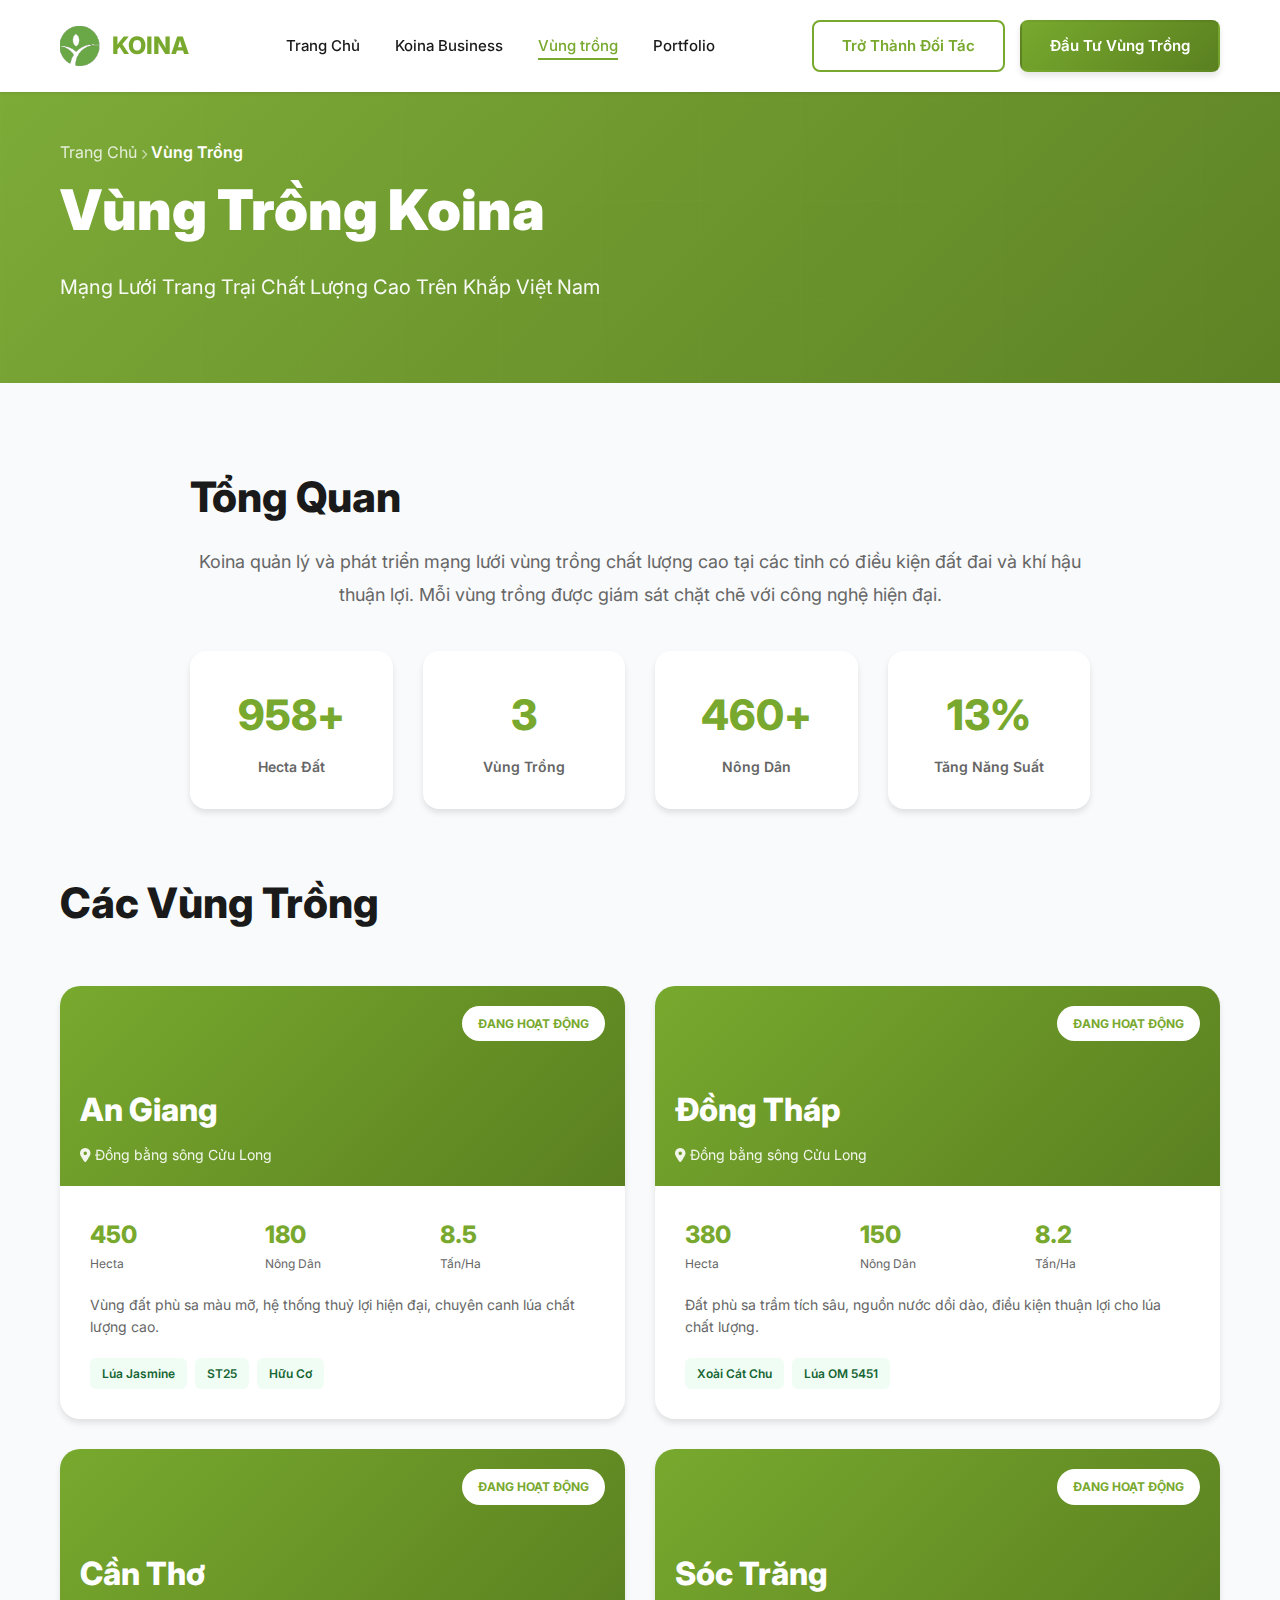
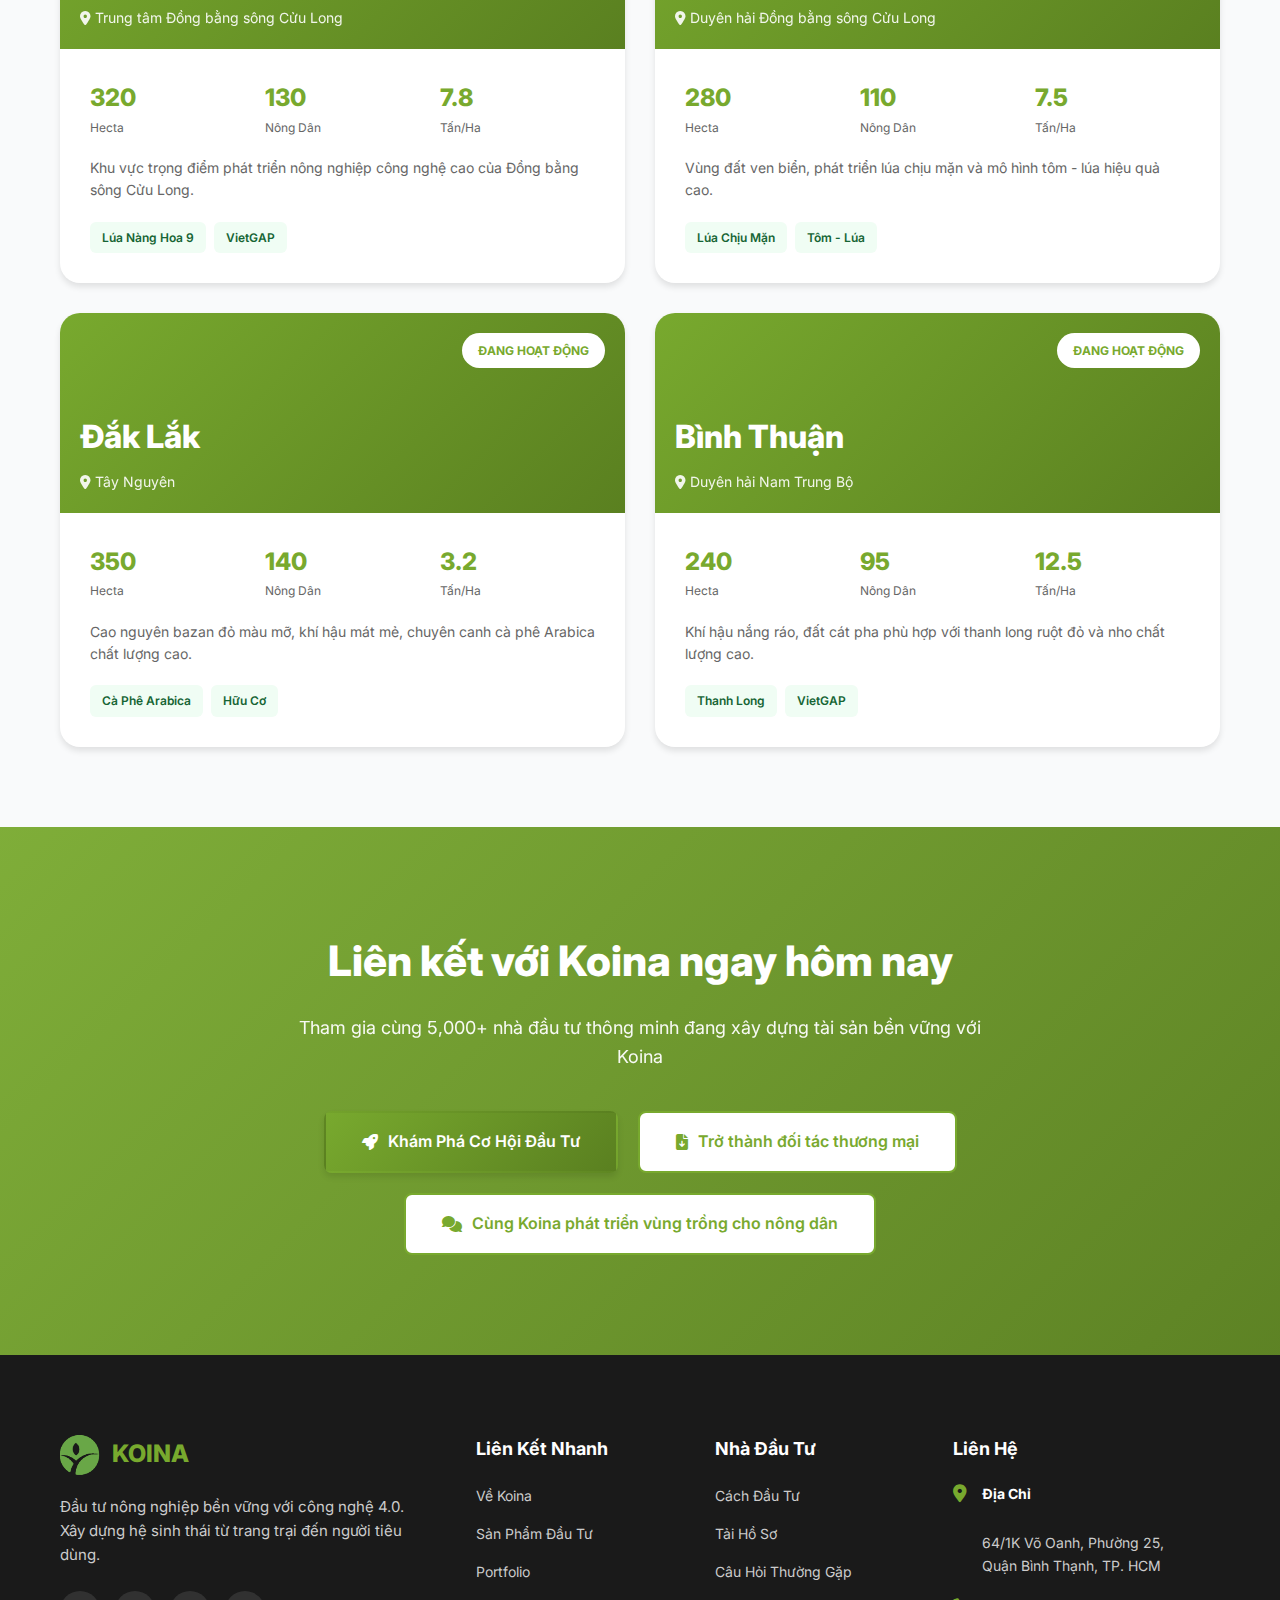
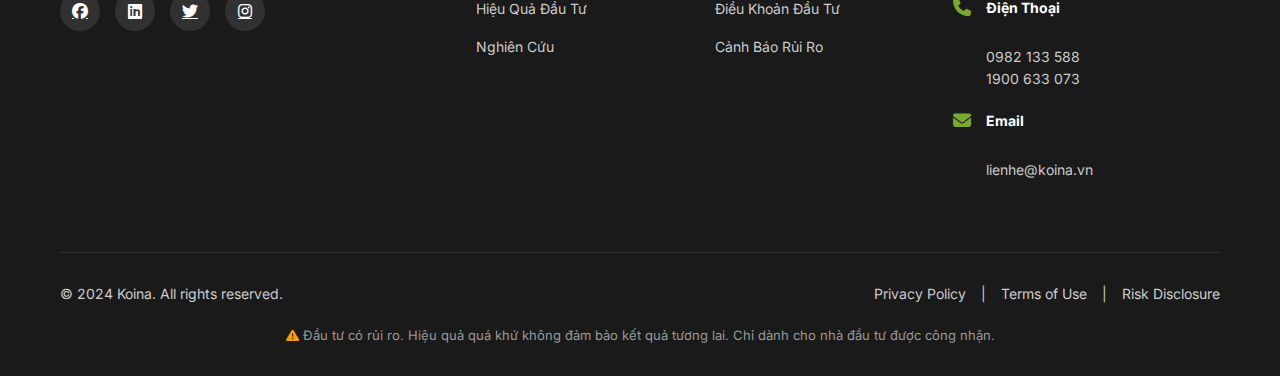
<file: farming-regions.html>
<!DOCTYPE html>
<html lang="vi">
<head>
    <meta charset="UTF-8">
    <meta name="viewport" content="width=device-width, initial-scale=1.0">
    <title>Vùng Trồng Koina - Mạng Lưới Trang Trại | Koina</title>
    <link rel="preconnect" href="https://fonts.googleapis.com">
    <link rel="preconnect" href="https://fonts.gstatic.com" crossorigin>
    <link href="https://fonts.googleapis.com/css2?family=Inter:wght@300;400;500;600;700;800;900&display=swap" rel="stylesheet">
    <link rel="stylesheet" href="https://cdn.jsdelivr.net/npm/@fortawesome/fontawesome-free@6.4.0/css/all.min.css">
    <link rel="stylesheet" href="css/style.css">
    <link rel="stylesheet" href="css/pages.css">
</head>
<body>
    <!-- Header -->
    <header id="header">
        <div class="container">
            <nav class="navbar">
                <a class="logo" href="index.html">
                    <img src="images/koina-logo.svg" alt="Koina Logo">
                    <span>KOINA</span>
                </a>
                <ul class="nav-menu">
                    <li><a href="index.html" class="nav-link">Trang Chủ</a></li>
                    <li><a href="koina-business.html" class="nav-link">Koina Business</a></li>
                    <li><a href="farming-regions.html" class="nav-link active">Vùng trồng</a></li>
                    <li><a href="portfolio.html" class="nav-link">Portfolio</a></li>
                    <!--<li><a href="#about" class="nav-link">Về Koina</a></li>
                    <li><a href="#contact" class="nav-link">Liên Hệ</a></li>-->
                </ul>
                <div class="nav-actions">
                    <a href="#investor-deck" class="btn-secondary">Trở Thành Đối Tác</a>
                    <a href="#invest" class="btn-primary">Đầu Tư Vùng Trồng</a>
                </div>
                <div class="hamburger">
                    <span></span>
                    <span></span>
                    <span></span>
                </div>
            </nav>
        </div>
    </header>

    <section class="page-hero">
        <div class="container">
            <div class="breadcrumb">
                <a href="index.html">Trang Chủ</a>
                <i class="fas fa-chevron-right"></i>
                <span>Vùng Trồng</span>
            </div>
            <h1 class="page-title">Vùng Trồng Koina</h1>
            <p class="page-subtitle">Mạng Lưới Trang Trại Chất Lượng Cao Trên Khắp Việt Nam</p>
        </div>
    </section>

    <section style="padding: 80px 0; background: #f9fafb;">
        <div class="container">
            <div style="max-width: 900px; margin: 0 auto 60px;">
                <h2 class="section-title">Tổng Quan</h2>
                <p style="font-size: 18px; line-height: 1.8; color: #666; margin-bottom: 40px; text-align: center;">
                    Koina quản lý và phát triển mạng lưới vùng trồng chất lượng cao tại các tỉnh có điều kiện
                    đất đai và khí hậu thuận lợi. Mỗi vùng trồng được giám sát chặt chẽ với công nghệ hiện đại.
                </p>

                <div style="display: grid; grid-template-columns: repeat(4, 1fr); gap: 30px;">
                    <div style="background: white; padding: 30px; border-radius: 16px; text-align: center; box-shadow: 0 4px 6px rgba(0,0,0,0.1);">
                        <div style="font-size: 42px; font-weight: 800; color: #78A92E; margin-bottom: 8px;">
                            <span class="counter" data-target="2500">0</span>+
                        </div>
                        <div style="font-size: 14px; color: #666; font-weight: 600;">Hecta Đất</div>
                    </div>
                    <div style="background: white; padding: 30px; border-radius: 16px; text-align: center; box-shadow: 0 4px 6px rgba(0,0,0,0.1);">
                        <div style="font-size: 42px; font-weight: 800; color: #78A92E; margin-bottom: 8px;">
                            <span class="counter" data-target="8">0</span>
                        </div>
                        <div style="font-size: 14px; color: #666; font-weight: 600;">Vùng Trồng</div>
                    </div>
                    <div style="background: white; padding: 30px; border-radius: 16px; text-align: center; box-shadow: 0 4px 6px rgba(0,0,0,0.1);">
                        <div style="font-size: 42px; font-weight: 800; color: #78A92E; margin-bottom: 8px;">
                            <span class="counter" data-target="1200">0</span>+
                        </div>
                        <div style="font-size: 14px; color: #666; font-weight: 600;">Nông Dân</div>
                    </div>
                    <div style="background: white; padding: 30px; border-radius: 16px; text-align: center; box-shadow: 0 4px 6px rgba(0,0,0,0.1);">
                        <div style="font-size: 42px; font-weight: 800; color: #78A92E; margin-bottom: 8px;">
                            <span class="counter" data-target="35">0</span>%
                        </div>
                        <div style="font-size: 14px; color: #666; font-weight: 600;">Tăng Năng Suất</div>
                    </div>
                </div>
            </div>

            <h2 class="section-title" style="margin-bottom: 50px;">Các Vùng Trồng</h2>

            <div style="display: grid; grid-template-columns: repeat(2, 1fr); gap: 30px;">
                <!-- Region 1: An Giang -->
                <a href="farming-region-detail.html?id=an-giang" style="text-decoration: none; color: inherit;">
                    <div style="background: white; border-radius: 20px; overflow: hidden; box-shadow: 0 4px 6px rgba(0,0,0,0.1); transition: 0.3s;">
                        <div style="height: 200px; background: linear-gradient(135deg, #78A92E 0%, #5a8020 100%); position: relative; overflow: hidden;">
                            <div style="position: absolute; top: 20px; right: 20px; background: white; padding: 8px 16px; border-radius: 20px; font-weight: 700; font-size: 12px; color: #78A92E;">
                                ĐANG HOẠT ĐỘNG
                            </div>
                            <div style="position: absolute; bottom: 20px; left: 20px; color: white;">
                                <div style="font-size: 32px; font-weight: 800; margin-bottom: 8px;">An Giang</div>
                                <div style="font-size: 14px; opacity: 0.9;">
                                    <i class="fas fa-map-marker-alt"></i> Đồng bằng sông Cửu Long
                                </div>
                            </div>
                        </div>
                        <div style="padding: 30px;">
                            <div style="display: grid; grid-template-columns: repeat(3, 1fr); gap: 20px; margin-bottom: 20px;">
                                <div>
                                    <div style="font-size: 24px; font-weight: 800; color: #78A92E;">450</div>
                                    <div style="font-size: 12px; color: #666;">Hecta</div>
                                </div>
                                <div>
                                    <div style="font-size: 24px; font-weight: 800; color: #78A92E;">180</div>
                                    <div style="font-size: 12px; color: #666;">Nông Dân</div>
                                </div>
                                <div>
                                    <div style="font-size: 24px; font-weight: 800; color: #78A92E;">8.5</div>
                                    <div style="font-size: 12px; color: #666;">Tấn/Ha</div>
                                </div>
                            </div>
                            <p style="font-size: 14px; color: #666; line-height: 1.6; margin-bottom: 20px;">
                                Vùng đất phù sa màu mỡ, hệ thống thuỷ lợi hiện đại, chuyên canh lúa chất lượng cao.
                            </p>
                            <div style="display: flex; gap: 8px; flex-wrap: wrap;">
                                <span style="padding: 6px 12px; background: #f0fdf4; color: #166534; border-radius: 6px; font-size: 12px; font-weight: 600;">Lúa Jasmine</span>
                                <span style="padding: 6px 12px; background: #f0fdf4; color: #166534; border-radius: 6px; font-size: 12px; font-weight: 600;">ST25</span>
                                <span style="padding: 6px 12px; background: #f0fdf4; color: #166534; border-radius: 6px; font-size: 12px; font-weight: 600;">Hữu Cơ</span>
                            </div>
                        </div>
                    </div>
                </a>

                <!-- Region 2: Đồng Tháp -->
                <a href="farming-region-detail.html?id=dong-thap" style="text-decoration: none; color: inherit;">
                    <div style="background: white; border-radius: 20px; overflow: hidden; box-shadow: 0 4px 6px rgba(0,0,0,0.1); transition: 0.3s;">
                        <div style="height: 200px; background: linear-gradient(135deg, #78A92E 0%, #5a8020 100%); position: relative;">
                            <div style="position: absolute; top: 20px; right: 20px; background: white; padding: 8px 16px; border-radius: 20px; font-weight: 700; font-size: 12px; color: #78A92E;">
                                ĐANG HOẠT ĐỘNG
                            </div>
                            <div style="position: absolute; bottom: 20px; left: 20px; color: white;">
                                <div style="font-size: 32px; font-weight: 800; margin-bottom: 8px;">Đồng Tháp</div>
                                <div style="font-size: 14px; opacity: 0.9;">
                                    <i class="fas fa-map-marker-alt"></i> Đồng bằng sông Cửu Long
                                </div>
                            </div>
                        </div>
                        <div style="padding: 30px;">
                            <div style="display: grid; grid-template-columns: repeat(3, 1fr); gap: 20px; margin-bottom: 20px;">
                                <div>
                                    <div style="font-size: 24px; font-weight: 800; color: #78A92E;">380</div>
                                    <div style="font-size: 12px; color: #666;">Hecta</div>
                                </div>
                                <div>
                                    <div style="font-size: 24px; font-weight: 800; color: #78A92E;">150</div>
                                    <div style="font-size: 12px; color: #666;">Nông Dân</div>
                                </div>
                                <div>
                                    <div style="font-size: 24px; font-weight: 800; color: #78A92E;">8.2</div>
                                    <div style="font-size: 12px; color: #666;">Tấn/Ha</div>
                                </div>
                            </div>
                            <p style="font-size: 14px; color: #666; line-height: 1.6; margin-bottom: 20px;">
                                Đất phù sa trầm tích sâu, nguồn nước dồi dào, điều kiện thuận lợi cho lúa chất lượng.
                            </p>
                            <div style="display: flex; gap: 8px; flex-wrap: wrap;">
                                <span style="padding: 6px 12px; background: #f0fdf4; color: #166534; border-radius: 6px; font-size: 12px; font-weight: 600;">Xoài Cát Chu</span>
                                <span style="padding: 6px 12px; background: #f0fdf4; color: #166534; border-radius: 6px; font-size: 12px; font-weight: 600;">Lúa OM 5451</span>
                            </div>
                        </div>
                    </div>
                </a>

                <!-- Region 3: Cần Thơ -->
                <a href="farming-region-detail.html?id=can-tho" style="text-decoration: none; color: inherit;">
                    <div style="background: white; border-radius: 20px; overflow: hidden; box-shadow: 0 4px 6px rgba(0,0,0,0.1); transition: 0.3s;">
                        <div style="height: 200px; background: linear-gradient(135deg, #78A92E 0%, #5a8020 100%); position: relative;">
                            <div style="position: absolute; top: 20px; right: 20px; background: white; padding: 8px 16px; border-radius: 20px; font-weight: 700; font-size: 12px; color: #78A92E;">
                                ĐANG HOẠT ĐỘNG
                            </div>
                            <div style="position: absolute; bottom: 20px; left: 20px; color: white;">
                                <div style="font-size: 32px; font-weight: 800; margin-bottom: 8px;">Cần Thơ</div>
                                <div style="font-size: 14px; opacity: 0.9;">
                                    <i class="fas fa-map-marker-alt"></i> Trung tâm Đồng bằng sông Cửu Long
                                </div>
                            </div>
                        </div>
                        <div style="padding: 30px;">
                            <div style="display: grid; grid-template-columns: repeat(3, 1fr); gap: 20px; margin-bottom: 20px;">
                                <div>
                                    <div style="font-size: 24px; font-weight: 800; color: #78A92E;">320</div>
                                    <div style="font-size: 12px; color: #666;">Hecta</div>
                                </div>
                                <div>
                                    <div style="font-size: 24px; font-weight: 800; color: #78A92E;">130</div>
                                    <div style="font-size: 12px; color: #666;">Nông Dân</div>
                                </div>
                                <div>
                                    <div style="font-size: 24px; font-weight: 800; color: #78A92E;">7.8</div>
                                    <div style="font-size: 12px; color: #666;">Tấn/Ha</div>
                                </div>
                            </div>
                            <p style="font-size: 14px; color: #666; line-height: 1.6; margin-bottom: 20px;">
                                Khu vực trọng điểm phát triển nông nghiệp công nghệ cao của Đồng bằng sông Cửu Long.
                            </p>
                            <div style="display: flex; gap: 8px; flex-wrap: wrap;">
                                <span style="padding: 6px 12px; background: #f0fdf4; color: #166534; border-radius: 6px; font-size: 12px; font-weight: 600;">Lúa Nàng Hoa 9</span>
                                <span style="padding: 6px 12px; background: #f0fdf4; color: #166534; border-radius: 6px; font-size: 12px; font-weight: 600;">VietGAP</span>
                            </div>
                        </div>
                    </div>
                </a>

                <!-- Region 4: Sóc Trăng -->
                <a href="farming-region-detail.html?id=soc-trang" style="text-decoration: none; color: inherit;">
                    <div style="background: white; border-radius: 20px; overflow: hidden; box-shadow: 0 4px 6px rgba(0,0,0,0.1); transition: 0.3s;">
                        <div style="height: 200px; background: linear-gradient(135deg, #78A92E 0%, #5a8020 100%); position: relative;">
                            <div style="position: absolute; top: 20px; right: 20px; background: white; padding: 8px 16px; border-radius: 20px; font-weight: 700; font-size: 12px; color: #78A92E;">
                                ĐANG HOẠT ĐỘNG
                            </div>
                            <div style="position: absolute; bottom: 20px; left: 20px; color: white;">
                                <div style="font-size: 32px; font-weight: 800; margin-bottom: 8px;">Sóc Trăng</div>
                                <div style="font-size: 14px; opacity: 0.9;">
                                    <i class="fas fa-map-marker-alt"></i> Duyên hải Đồng bằng sông Cửu Long
                                </div>
                            </div>
                        </div>
                        <div style="padding: 30px;">
                            <div style="display: grid; grid-template-columns: repeat(3, 1fr); gap: 20px; margin-bottom: 20px;">
                                <div>
                                    <div style="font-size: 24px; font-weight: 800; color: #78A92E;">280</div>
                                    <div style="font-size: 12px; color: #666;">Hecta</div>
                                </div>
                                <div>
                                    <div style="font-size: 24px; font-weight: 800; color: #78A92E;">110</div>
                                    <div style="font-size: 12px; color: #666;">Nông Dân</div>
                                </div>
                                <div>
                                    <div style="font-size: 24px; font-weight: 800; color: #78A92E;">7.5</div>
                                    <div style="font-size: 12px; color: #666;">Tấn/Ha</div>
                                </div>
                            </div>
                            <p style="font-size: 14px; color: #666; line-height: 1.6; margin-bottom: 20px;">
                                Vùng đất ven biển, phát triển lúa chịu mặn và mô hình tôm - lúa hiệu quả cao.
                            </p>
                            <div style="display: flex; gap: 8px; flex-wrap: wrap;">
                                <span style="padding: 6px 12px; background: #f0fdf4; color: #166534; border-radius: 6px; font-size: 12px; font-weight: 600;">Lúa Chịu Mặn</span>
                                <span style="padding: 6px 12px; background: #f0fdf4; color: #166534; border-radius: 6px; font-size: 12px; font-weight: 600;">Tôm - Lúa</span>
                            </div>
                        </div>
                    </div>
                </a>

                <!-- Region 5: Đắk Lắk -->
                <a href="farming-region-detail.html?id=dak-lak" style="text-decoration: none; color: inherit;">
                    <div style="background: white; border-radius: 20px; overflow: hidden; box-shadow: 0 4px 6px rgba(0,0,0,0.1); transition: 0.3s;">
                        <div style="height: 200px; background: linear-gradient(135deg, #78A92E 0%, #5a8020 100%); position: relative;">
                            <div style="position: absolute; top: 20px; right: 20px; background: white; padding: 8px 16px; border-radius: 20px; font-weight: 700; font-size: 12px; color: #78A92E;">
                                ĐANG HOẠT ĐỘNG
                            </div>
                            <div style="position: absolute; bottom: 20px; left: 20px; color: white;">
                                <div style="font-size: 32px; font-weight: 800; margin-bottom: 8px;">Đắk Lắk</div>
                                <div style="font-size: 14px; opacity: 0.9;">
                                    <i class="fas fa-map-marker-alt"></i> Tây Nguyên
                                </div>
                            </div>
                        </div>
                        <div style="padding: 30px;">
                            <div style="display: grid; grid-template-columns: repeat(3, 1fr); gap: 20px; margin-bottom: 20px;">
                                <div>
                                    <div style="font-size: 24px; font-weight: 800; color: #78A92E;">350</div>
                                    <div style="font-size: 12px; color: #666;">Hecta</div>
                                </div>
                                <div>
                                    <div style="font-size: 24px; font-weight: 800; color: #78A92E;">140</div>
                                    <div style="font-size: 12px; color: #666;">Nông Dân</div>
                                </div>
                                <div>
                                    <div style="font-size: 24px; font-weight: 800; color: #78A92E;">3.2</div>
                                    <div style="font-size: 12px; color: #666;">Tấn/Ha</div>
                                </div>
                            </div>
                            <p style="font-size: 14px; color: #666; line-height: 1.6; margin-bottom: 20px;">
                                Cao nguyên bazan đỏ màu mỡ, khí hậu mát mẻ, chuyên canh cà phê Arabica chất lượng cao.
                            </p>
                            <div style="display: flex; gap: 8px; flex-wrap: wrap;">
                                <span style="padding: 6px 12px; background: #f0fdf4; color: #166534; border-radius: 6px; font-size: 12px; font-weight: 600;">Cà Phê Arabica</span>
                                <span style="padding: 6px 12px; background: #f0fdf4; color: #166534; border-radius: 6px; font-size: 12px; font-weight: 600;">Hữu Cơ</span>
                            </div>
                        </div>
                    </div>
                </a>

                <!-- Region 6: Bình Thuận -->
                <a href="farming-region-detail.html?id=binh-thuan" style="text-decoration: none; color: inherit;">
                    <div style="background: white; border-radius: 20px; overflow: hidden; box-shadow: 0 4px 6px rgba(0,0,0,0.1); transition: 0.3s;">
                        <div style="height: 200px; background: linear-gradient(135deg, #78A92E 0%, #5a8020 100%); position: relative;">
                            <div style="position: absolute; top: 20px; right: 20px; background: white; padding: 8px 16px; border-radius: 20px; font-weight: 700; font-size: 12px; color: #78A92E;">
                                ĐANG HOẠT ĐỘNG
                            </div>
                            <div style="position: absolute; bottom: 20px; left: 20px; color: white;">
                                <div style="font-size: 32px; font-weight: 800; margin-bottom: 8px;">Bình Thuận</div>
                                <div style="font-size: 14px; opacity: 0.9;">
                                    <i class="fas fa-map-marker-alt"></i> Duyên hải Nam Trung Bộ
                                </div>
                            </div>
                        </div>
                        <div style="padding: 30px;">
                            <div style="display: grid; grid-template-columns: repeat(3, 1fr); gap: 20px; margin-bottom: 20px;">
                                <div>
                                    <div style="font-size: 24px; font-weight: 800; color: #78A92E;">240</div>
                                    <div style="font-size: 12px; color: #666;">Hecta</div>
                                </div>
                                <div>
                                    <div style="font-size: 24px; font-weight: 800; color: #78A92E;">95</div>
                                    <div style="font-size: 12px; color: #666;">Nông Dân</div>
                                </div>
                                <div>
                                    <div style="font-size: 24px; font-weight: 800; color: #78A92E;">12.5</div>
                                    <div style="font-size: 12px; color: #666;">Tấn/Ha</div>
                                </div>
                            </div>
                            <p style="font-size: 14px; color: #666; line-height: 1.6; margin-bottom: 20px;">
                                Khí hậu nắng ráo, đất cát pha phù hợp với thanh long ruột đỏ và nho chất lượng cao.
                            </p>
                            <div style="display: flex; gap: 8px; flex-wrap: wrap;">
                                <span style="padding: 6px 12px; background: #f0fdf4; color: #166534; border-radius: 6px; font-size: 12px; font-weight: 600;">Thanh Long</span>
                                <span style="padding: 6px 12px; background: #f0fdf4; color: #166534; border-radius: 6px; font-size: 12px; font-weight: 600;">VietGAP</span>
                            </div>
                        </div>
                    </div>
                </a>
            </div>
        </div>
    </section>


    <!-- Final CTA Section -->
    <section id="final-cta" class="final-cta-section">
        <div class="container">
            <div class="cta-content">
                <h2 class="cta-title"> Liên kết với Koina ngay hôm nay</h2>
                <p class="cta-description">
                    Tham gia cùng 5,000+ nhà đầu tư thông minh đang xây dựng tài sản bền vững với Koina
                </p>
                <div class="cta-buttons">
                    <a href="koinacredit.html" class="btn-primary btn-large">
                        <i class="fas fa-rocket"></i>
                        Khám Phá Cơ Hội Đầu Tư
                    </a>
                    <a href="koina-business.html" class="btn-secondary btn-large btn-white">
                        <i class="fas fa-file-download"></i>
                        Trở thành đối tác thương mại
                    </a>
                    <a href="farming-regions.html" class="btn-secondary btn-large btn-white">
                        <i class="fas fa-comments"></i>
                        Cùng Koina phát triển vùng trồng cho nông dân
                    </a>
                </div>
            </div>
        </div>
    </section>

    <!-- Footer -->
    <footer id="footer">
        <div class="container">
            <div class="footer-grid">
                <!-- Company Info -->
                <div class="footer-col">
                    <div class="footer-logo">
                        <img src="images/koina-logo.svg" alt="Koina Logo">
                        <span>KOINA</span>
                    </div>
                    <p class="footer-description">
                        Đầu tư nông nghiệp bền vững với công nghệ 4.0.
                        Xây dựng hệ sinh thái từ trang trại đến người tiêu dùng.
                    </p>
                    <div class="footer-social">
                        <a href="#" aria-label="Facebook"><i class="fab fa-facebook"></i></a>
                        <a href="#" aria-label="LinkedIn"><i class="fab fa-linkedin"></i></a>
                        <a href="#" aria-label="Twitter"><i class="fab fa-twitter"></i></a>
                        <a href="#" aria-label="Instagram"><i class="fab fa-instagram"></i></a>
                    </div>
                </div>

                <!-- Quick Links -->
                <div class="footer-col">
                    <h4 class="footer-title">Liên Kết Nhanh</h4>
                    <ul class="footer-links">
                        <li><a href="#about">Về Koina</a></li>
                        <li><a href="#products">Sản Phẩm Đầu Tư</a></li>
                        <li><a href="#portfolio">Portfolio</a></li>
                        <li><a href="#performance">Hiệu Quả Đầu Tư</a></li>
                        <li><a href="#insights">Nghiên Cứu</a></li>
                    </ul>
                </div>

                <!-- Investor Resources -->
                <div class="footer-col">
                    <h4 class="footer-title">Nhà Đầu Tư</h4>
                    <ul class="footer-links">
                        <li><a href="#invest">Cách Đầu Tư</a></li>
                        <li><a href="#investor-deck">Tải Hồ Sơ</a></li>
                        <li><a href="#faq">Câu Hỏi Thường Gặp</a></li>
                        <li><a href="#terms">Điều Khoản Đầu Tư</a></li>
                        <li><a href="#risk">Cảnh Báo Rủi Ro</a></li>
                    </ul>
                </div>

                <!-- Contact Info -->
                <div class="footer-col">
                    <h4 class="footer-title">Liên Hệ</h4>
                    <ul class="footer-contact">
                        <li>
                            <i class="fas fa-map-marker-alt"></i>
                            <div>
                                <strong>Địa Chỉ</strong><br>
                                64/1K Võ Oanh, Phường 25,<br>
                                Quận Bình Thạnh, TP. HCM
                            </div>
                        </li>
                        <li>
                            <i class="fas fa-phone"></i>
                            <div>
                                <strong>Điện Thoại</strong><br>
                                <a href="tel:+84982133588">0982 133 588</a><br>
                                <a href="tel:+84190063307">1900 633 073</a>
                            </div>
                        </li>
                        <li>
                            <i class="fas fa-envelope"></i>
                            <div>
                                <strong>Email</strong><br>
                                <a href="mailto:lienhe@koina.vn">lienhe@koina.vn</a>
                            </div>
                        </li>
                    </ul>
                </div>
            </div>

            <!-- Footer Bottom -->
            <div class="footer-bottom">
                <div class="footer-legal">
                    <p>&copy; 2024 Koina. All rights reserved.</p>
                    <div class="legal-links">
                        <a href="#privacy">Privacy Policy</a>
                        <span>|</span>
                        <a href="#terms">Terms of Use</a>
                        <span>|</span>
                        <a href="#risk">Risk Disclosure</a>
                    </div>
                </div>
                <div class="footer-disclaimer">
                    <p>
                        <i class="fas fa-exclamation-triangle"></i>
                        Đầu tư có rủi ro. Hiệu quả quá khứ không đảm bảo kết quả tương lai.
                        Chỉ dành cho nhà đầu tư được công nhận.
                    </p>
                </div>
            </div>
        </div>
    </footer>

    <button id="scrollTopBtn" class="scroll-top-btn"><i class="fas fa-arrow-up"></i></button>
    <script src="js/main.js"></script>
</body>
</html>
</file>
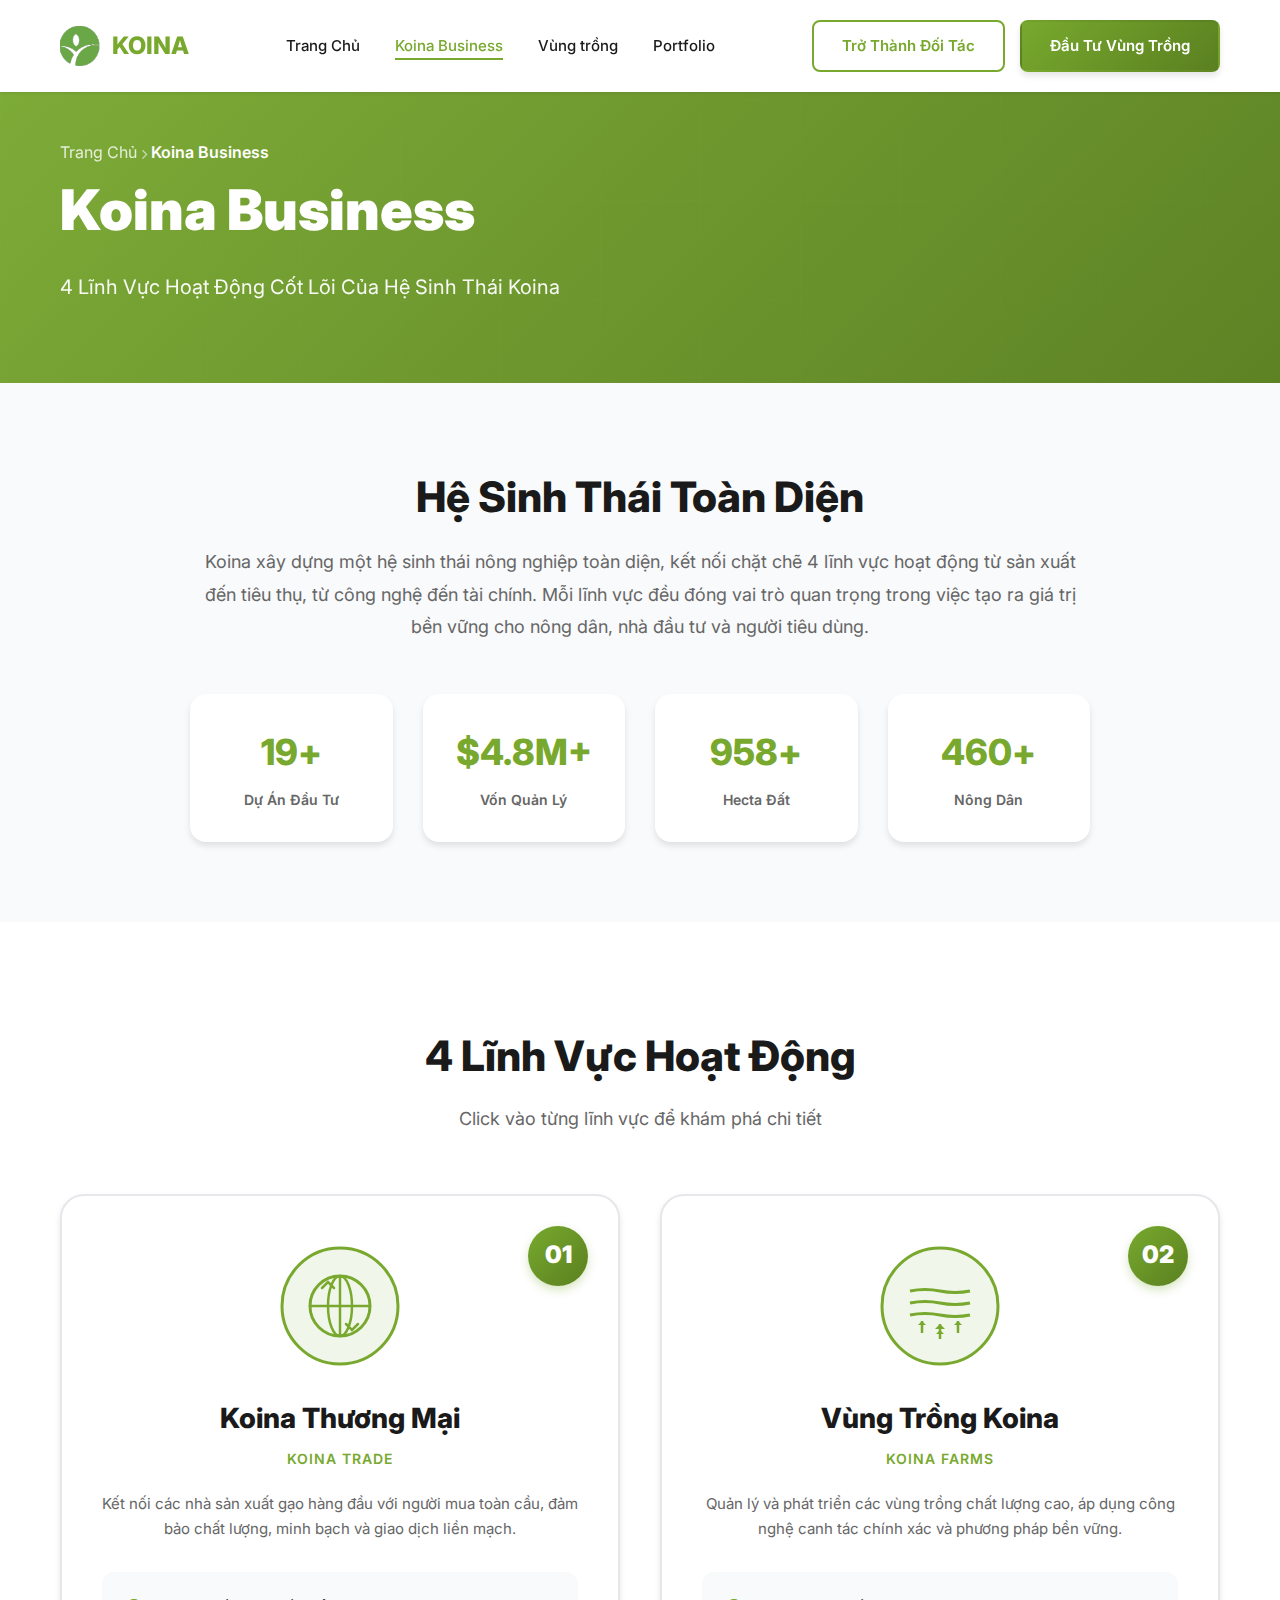
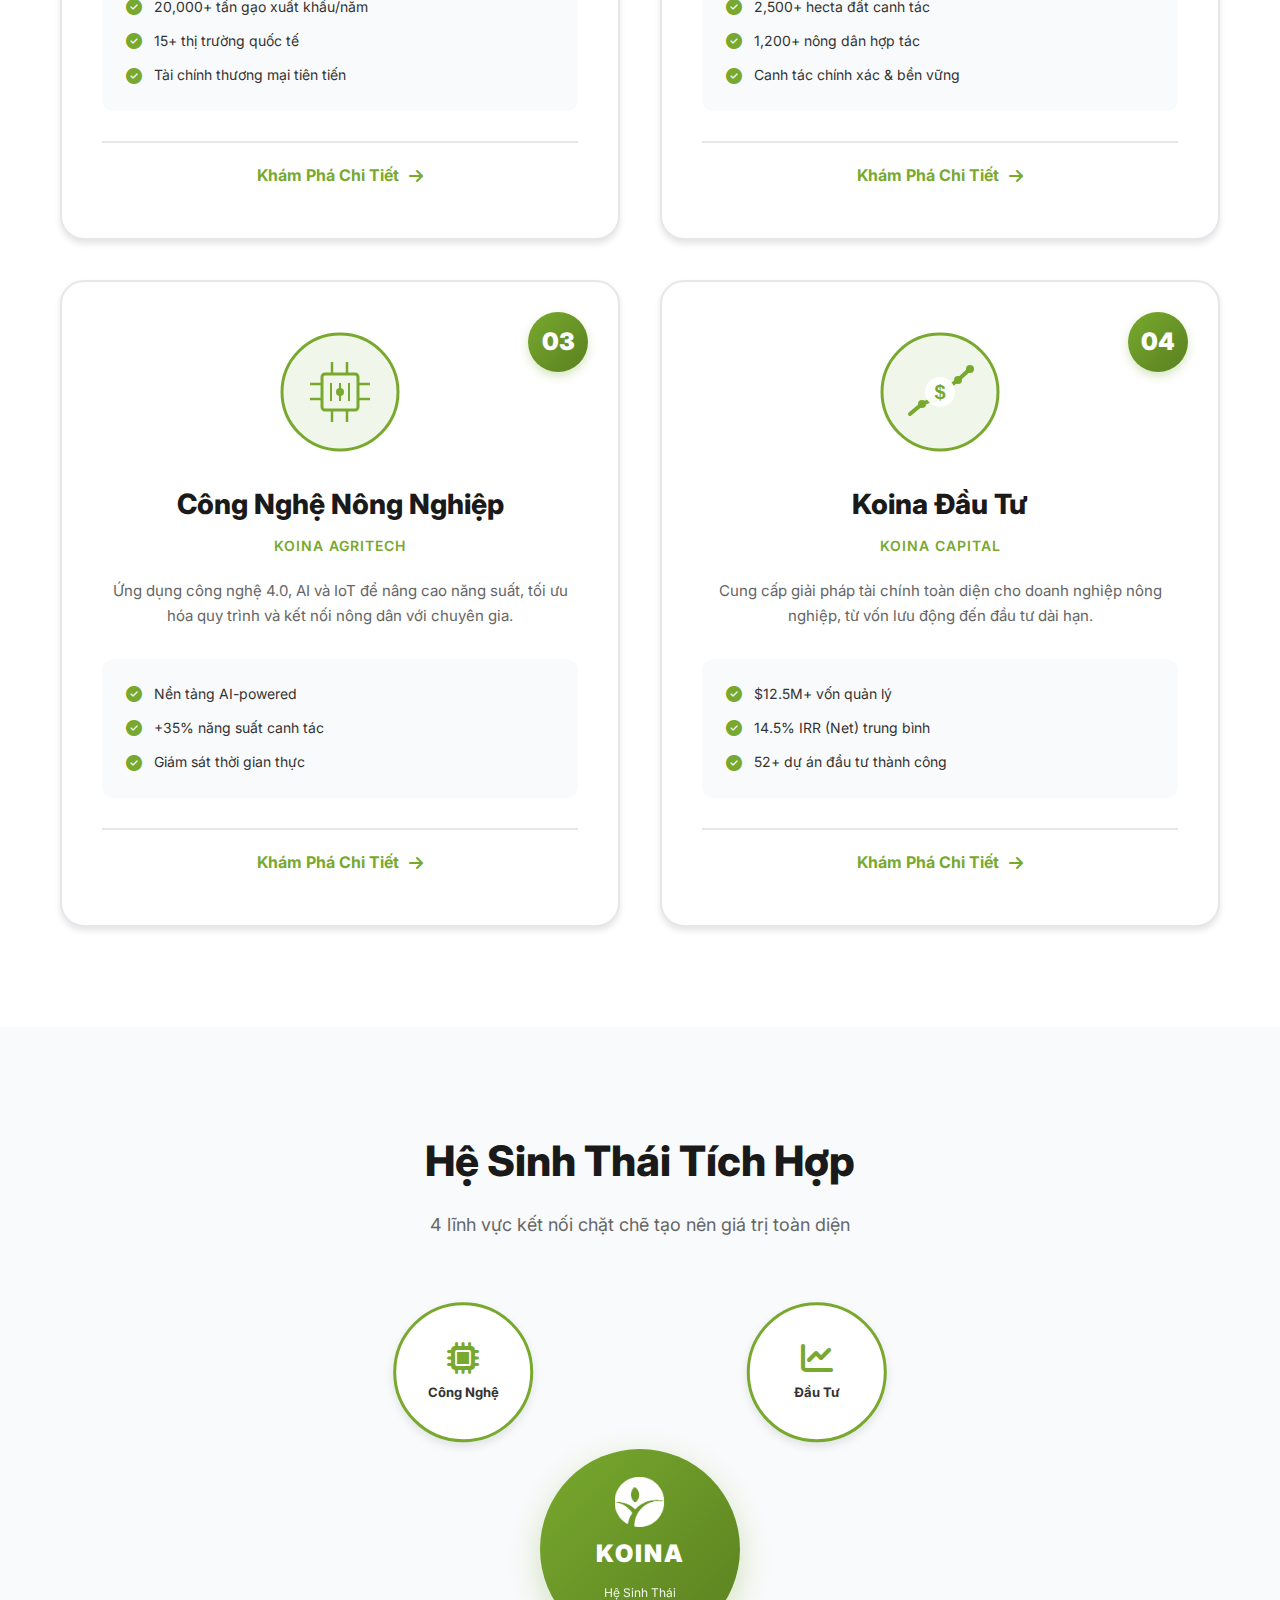
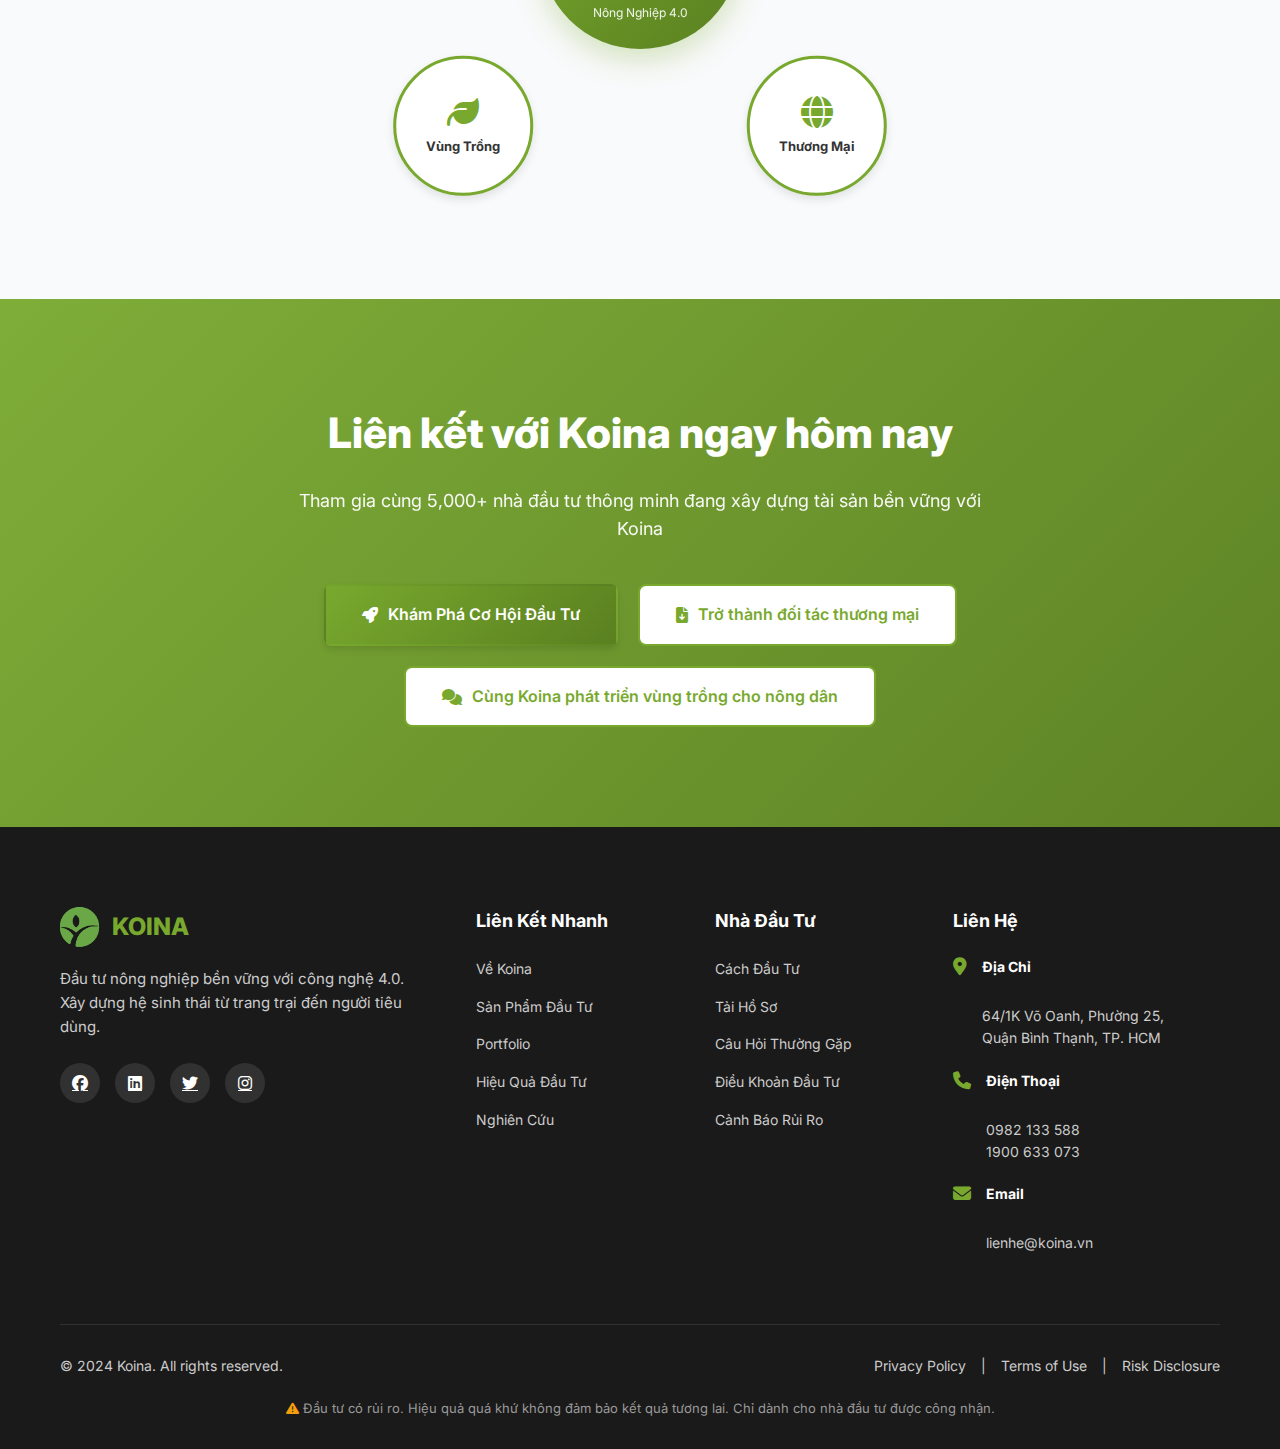
<file: koina-business.html>
<!DOCTYPE html>
<html lang="vi">
<head>
    <meta charset="UTF-8">
    <meta name="viewport" content="width=device-width, initial-scale=1.0">
    <title>Koina Business - 4 Lĩnh Vực Hoạt Động | Koina</title>
    <meta name="description" content="Khám phá 4 lĩnh vực hoạt động chính của Koina: Thương Mại, Vùng Trồng, Công Nghệ Nông Nghiệp và Đầu Tư">
    
    <!-- Fonts -->
    <link rel="preconnect" href="https://fonts.googleapis.com">
    <link rel="preconnect" href="https://fonts.gstatic.com" crossorigin>
    <link href="https://fonts.googleapis.com/css2?family=Inter:wght@300;400;500;600;700;800;900&display=swap" rel="stylesheet">
    
    <!-- Font Awesome -->
    <link rel="stylesheet" href="https://cdn.jsdelivr.net/npm/@fortawesome/fontawesome-free@6.4.0/css/all.min.css">
    
    <!-- Custom CSS -->
    <link rel="stylesheet" href="css/style.css">
    <link rel="stylesheet" href="css/pages.css">
</head>
<body>
    <!-- Header -->
    <header id="header">
        <div class="container">
            <nav class="navbar">
                <a class="logo" href="index.html">
                    <img src="images/koina-logo.svg" alt="Koina Logo">
                    <span>KOINA</span>
                </a>
                <ul class="nav-menu">
                    <li><a href="index.html" class="nav-link">Trang Chủ</a></li>
                    <li><a href="koina-business.html" class="nav-link active">Koina Business</a></li>
                    <li><a href="farming-regions.html" class="nav-link">Vùng trồng</a></li>
                    <li><a href="portfolio.html" class="nav-link">Portfolio</a></li>
                    <!--<li><a href="#about" class="nav-link">Về Koina</a></li>
                    <li><a href="#contact" class="nav-link">Liên Hệ</a></li>-->
                </ul>
                <div class="nav-actions">
                    <a href="#investor-deck" class="btn-secondary">Trở Thành Đối Tác</a>
                    <a href="#invest" class="btn-primary">Đầu Tư Vùng Trồng</a>
                </div>
                <div class="hamburger">
                    <span></span>
                    <span></span>
                    <span></span>
                </div>
            </nav>
        </div>
    </header>

    <!-- Page Hero -->
    <section class="page-hero">
        <div class="container">
            <div class="breadcrumb">
                <a href="index.html">Trang Chủ</a>
                <i class="fas fa-chevron-right"></i>
                <span>Koina Business</span>
            </div>
            <h1 class="page-title">Koina Business</h1>
            <p class="page-subtitle">4 Lĩnh Vực Hoạt Động Cốt Lõi Của Hệ Sinh Thái Koina</p>
        </div>
    </section>

    <!-- Business Overview -->
    <section class="business-overview-section">
        <div class="container">
            <div class="overview-content">
                <div class="overview-text">
                    <h2 class="section-title">Hệ Sinh Thái Toàn Diện</h2>
                    <p class="overview-description">
                        Koina xây dựng một hệ sinh thái nông nghiệp toàn diện, kết nối chặt chẽ 4 lĩnh vực hoạt động
                        từ sản xuất đến tiêu thụ, từ công nghệ đến tài chính. Mỗi lĩnh vực đều đóng vai trò quan trọng
                        trong việc tạo ra giá trị bền vững cho nông dân, nhà đầu tư và người tiêu dùng.
                    </p>
                    <div class="overview-stats">
                        <div class="stat-box">
                            <div class="stat-number"><span class="counter" data-target="52">0</span>+</div>
                            <div class="stat-label">Dự Án Đầu Tư</div>
                        </div>
                        <div class="stat-box">
                            <div class="stat-number">$<span class="counter" data-target="12.5">0</span>M+</div>
                            <div class="stat-label">Vốn Quản Lý</div>
                        </div>
                        <div class="stat-box">
                            <div class="stat-number"><span class="counter" data-target="2500">0</span>+</div>
                            <div class="stat-label">Hecta Đất</div>
                        </div>
                        <div class="stat-box">
                            <div class="stat-number"><span class="counter" data-target="1200">0</span>+</div>
                            <div class="stat-label">Nông Dân</div>
                        </div>
                    </div>
                </div>
            </div>
        </div>
    </section>

    <!-- 4 Business Pillars - Detailed -->
    <section class="business-pillars-section">
        <div class="container">
            <div class="section-header">
                <h2 class="section-title">4 Lĩnh Vực Hoạt Động</h2>
                <p class="section-subtitle">Click vào từng lĩnh vực để khám phá chi tiết</p>
            </div>

            <div class="business-pillars-grid">
                <!-- Pillar 1: Thương Mại -->
                <a href="business-trade.html" class="business-pillar-card">
                    <div class="pillar-badge">01</div>
                    <div class="pillar-visual">
                        <svg width="120" height="120" viewBox="0 0 120 120" xmlns="http://www.w3.org/2000/svg">
                            <circle cx="60" cy="60" r="58" fill="rgba(120, 169, 46, 0.1)" stroke="#78A92E" stroke-width="3" />
                            <!-- Globe with trade routes -->
                            <circle cx="60" cy="60" r="30" fill="none" stroke="#78A92E" stroke-width="3" />
                            <ellipse cx="60" cy="60" rx="12" ry="30" fill="none" stroke="#78A92E" stroke-width="2.5" />
                            <line x1="30" y1="60" x2="90" y2="60" stroke="#78A92E" stroke-width="2.5" />
                            <line x1="60" y1="30" x2="60" y2="90" stroke="#78A92E" stroke-width="2.5" />
                            <!-- Trade arrows -->
                            <path d="M 42,42 L 48,36 L 54,42" fill="none" stroke="#78A92E" stroke-width="2.5" stroke-linecap="round" />
                            <path d="M 78,78 L 72,84 L 66,78" fill="none" stroke="#78A92E" stroke-width="2.5" stroke-linecap="round" />
                        </svg>
                    </div>
                    <h3 class="pillar-name">Koina Thương Mại</h3>
                    <p class="pillar-tagline">Koina Trade</p>
                    <p class="pillar-intro">
                        Kết nối các nhà sản xuất gạo hàng đầu với người mua toàn cầu, đảm bảo chất lượng,
                        minh bạch và giao dịch liền mạch.
                    </p>
                    <div class="pillar-highlights">
                        <div class="highlight-item">
                            <i class="fas fa-check-circle"></i>
                            <span>20,000+ tấn gạo xuất khẩu/năm</span>
                        </div>
                        <div class="highlight-item">
                            <i class="fas fa-check-circle"></i>
                            <span>15+ thị trường quốc tế</span>
                        </div>
                        <div class="highlight-item">
                            <i class="fas fa-check-circle"></i>
                            <span>Tài chính thương mại tiên tiến</span>
                        </div>
                    </div>
                    <div class="pillar-cta">
                        <span>Khám Phá Chi Tiết</span>
                        <i class="fas fa-arrow-right"></i>
                    </div>
                </a>

                <!-- Pillar 2: Vùng Trồng -->
                <a href="business-farms.html" class="business-pillar-card">
                    <div class="pillar-badge">02</div>
                    <div class="pillar-visual">
                        <svg width="120" height="120" viewBox="0 0 120 120" xmlns="http://www.w3.org/2000/svg">
                            <circle cx="60" cy="60" r="58" fill="rgba(120, 169, 46, 0.1)" stroke="#78A92E" stroke-width="3" />
                            <!-- Farm field rows -->
                            <path d="M 30,45 Q 45,42 60,45 T 90,45" fill="none" stroke="#78A92E" stroke-width="3" />
                            <path d="M 30,57 Q 45,54 60,57 T 90,57" fill="none" stroke="#78A92E" stroke-width="3" />
                            <path d="M 30,69 Q 45,66 60,69 T 90,69" fill="none" stroke="#78A92E" stroke-width="3" />
                            <!-- Plants growing -->
                            <g transform="translate(42, 75)">
                                <line x1="0" y1="0" x2="0" y2="12" stroke="#78A92E" stroke-width="2.5" />
                                <path d="M -4,4 L 0,0 L 4,4" fill="#78A92E" />
                            </g>
                            <g transform="translate(60, 78)">
                                <line x1="0" y1="0" x2="0" y2="15" stroke="#78A92E" stroke-width="2.5" />
                                <path d="M -5,5 L 0,0 L 5,5" fill="#78A92E" />
                                <path d="M -4,10 L 0,6 L 4,10" fill="#78A92E" />
                            </g>
                            <g transform="translate(78, 75)">
                                <line x1="0" y1="0" x2="0" y2="12" stroke="#78A92E" stroke-width="2.5" />
                                <path d="M -4,4 L 0,0 L 4,4" fill="#78A92E" />
                            </g>
                        </svg>
                    </div>
                    <h3 class="pillar-name">Vùng Trồng Koina</h3>
                    <p class="pillar-tagline">Koina Farms</p>
                    <p class="pillar-intro">
                        Quản lý và phát triển các vùng trồng chất lượng cao, áp dụng công nghệ canh tác chính xác
                        và phương pháp bền vững.
                    </p>
                    <div class="pillar-highlights">
                        <div class="highlight-item">
                            <i class="fas fa-check-circle"></i>
                            <span>2,500+ hecta đất canh tác</span>
                        </div>
                        <div class="highlight-item">
                            <i class="fas fa-check-circle"></i>
                            <span>1,200+ nông dân hợp tác</span>
                        </div>
                        <div class="highlight-item">
                            <i class="fas fa-check-circle"></i>
                            <span>Canh tác chính xác & bền vững</span>
                        </div>
                    </div>
                    <div class="pillar-cta">
                        <span>Khám Phá Chi Tiết</span>
                        <i class="fas fa-arrow-right"></i>
                    </div>
                </a>

                <!-- Pillar 3: Công Nghệ Nông Nghiệp -->
                <a href="business-agritech.html" class="business-pillar-card">
                    <div class="pillar-badge">03</div>
                    <div class="pillar-visual">
                        <svg width="120" height="120" viewBox="0 0 120 120" xmlns="http://www.w3.org/2000/svg">
                            <circle cx="60" cy="60" r="58" fill="rgba(120, 169, 46, 0.1)" stroke="#78A92E" stroke-width="3" />
                            <!-- Central processor/chip -->
                            <rect x="42" y="42" width="36" height="36" rx="3" fill="none" stroke="#78A92E" stroke-width="3" />
                            <!-- Connection lines -->
                            <line x1="42" y1="52" x2="30" y2="52" stroke="#78A92E" stroke-width="2.5" />
                            <line x1="42" y1="67" x2="30" y2="67" stroke="#78A92E" stroke-width="2.5" />
                            <line x1="78" y1="52" x2="90" y2="52" stroke="#78A92E" stroke-width="2.5" />
                            <line x1="78" y1="67" x2="90" y2="67" stroke="#78A92E" stroke-width="2.5" />
                            <line x1="52" y1="42" x2="52" y2="30" stroke="#78A92E" stroke-width="2.5" />
                            <line x1="67" y1="42" x2="67" y2="30" stroke="#78A92E" stroke-width="2.5" />
                            <line x1="52" y1="78" x2="52" y2="90" stroke="#78A92E" stroke-width="2.5" />
                            <line x1="67" y1="78" x2="67" y2="90" stroke="#78A92E" stroke-width="2.5" />
                            <!-- Central grid -->
                            <line x1="51" y1="51" x2="51" y2="69" stroke="#78A92E" stroke-width="2" />
                            <line x1="60" y1="51" x2="60" y2="69" stroke="#78A92E" stroke-width="2" />
                            <line x1="69" y1="51" x2="69" y2="69" stroke="#78A92E" stroke-width="2" />
                            <circle cx="60" cy="60" r="4" fill="#78A92E" />
                        </svg>
                    </div>
                    <h3 class="pillar-name">Công Nghệ Nông Nghiệp</h3>
                    <p class="pillar-tagline">Koina AgriTech</p>
                    <p class="pillar-intro">
                        Ứng dụng công nghệ 4.0, AI và IoT để nâng cao năng suất, tối ưu hóa quy trình
                        và kết nối nông dân với chuyên gia.
                    </p>
                    <div class="pillar-highlights">
                        <div class="highlight-item">
                            <i class="fas fa-check-circle"></i>
                            <span>Nền tảng AI-powered</span>
                        </div>
                        <div class="highlight-item">
                            <i class="fas fa-check-circle"></i>
                            <span>+35% năng suất canh tác</span>
                        </div>
                        <div class="highlight-item">
                            <i class="fas fa-check-circle"></i>
                            <span>Giám sát thời gian thực</span>
                        </div>
                    </div>
                    <div class="pillar-cta">
                        <span>Khám Phá Chi Tiết</span>
                        <i class="fas fa-arrow-right"></i>
                    </div>
                </a>

                <!-- Pillar 4: Koina Đầu Tư -->
                <a href="business-capital.html" class="business-pillar-card">
                    <div class="pillar-badge">04</div>
                    <div class="pillar-visual">
                        <svg width="120" height="120" viewBox="0 0 120 120" xmlns="http://www.w3.org/2000/svg">
                            <circle cx="60" cy="60" r="58" fill="rgba(120, 169, 46, 0.1)" stroke="#78A92E" stroke-width="3" />
                            <!-- Growth chart -->
                            <path d="M 30,82 L 42,72 L 54,67 L 66,57 L 78,48 L 90,37" fill="none" stroke="#78A92E" stroke-width="4" stroke-linecap="round" />
                            <!-- Points on chart -->
                            <circle cx="42" cy="72" r="4" fill="#78A92E" />
                            <circle cx="54" cy="67" r="4" fill="#78A92E" />
                            <circle cx="66" cy="57" r="4" fill="#78A92E" />
                            <circle cx="78" cy="48" r="4" fill="#78A92E" />
                            <circle cx="90" cy="37" r="4" fill="#78A92E" />
                            <!-- Dollar sign -->
                            <g transform="translate(60, 60)">
                                <circle cx="0" cy="0" r="15" fill="white" opacity="0.95" />
                                <text x="0" y="7" font-family="Arial" font-size="20" font-weight="bold" fill="#78A92E" text-anchor="middle">$</text>
                            </g>
                        </svg>
                    </div>
                    <h3 class="pillar-name">Koina Đầu Tư</h3>
                    <p class="pillar-tagline">Koina Capital</p>
                    <p class="pillar-intro">
                        Cung cấp giải pháp tài chính toàn diện cho doanh nghiệp nông nghiệp, từ vốn lưu động
                        đến đầu tư dài hạn.
                    </p>
                    <div class="pillar-highlights">
                        <div class="highlight-item">
                            <i class="fas fa-check-circle"></i>
                            <span>$12.5M+ vốn quản lý</span>
                        </div>
                        <div class="highlight-item">
                            <i class="fas fa-check-circle"></i>
                            <span>14.5% IRR (Net) trung bình</span>
                        </div>
                        <div class="highlight-item">
                            <i class="fas fa-check-circle"></i>
                            <span>52+ dự án đầu tư thành công</span>
                        </div>
                    </div>
                    <div class="pillar-cta">
                        <span>Khám Phá Chi Tiết</span>
                        <i class="fas fa-arrow-right"></i>
                    </div>
                </a>
            </div>
        </div>
    </section>

    <!-- Ecosystem Integration -->
    <section class="ecosystem-integration">
        <div class="container">
            <div class="section-header">
                <h2 class="section-title">Hệ Sinh Thái Tích Hợp</h2>
                <p class="section-subtitle">4 lĩnh vực kết nối chặt chẽ tạo nên giá trị toàn diện</p>
            </div>

            <div class="integration-diagram">
                <div class="diagram-center">
                    <div class="center-logo">
                        <img src="images/koina-logo.svg" alt="Koina">
                        <span>KOINA</span>
                    </div>
                    <p class="center-text">Hệ Sinh Thái<br>Nông Nghiệp 4.0</p>
                </div>

                <div class="connection-circle">
                    <div class="connection-node" style="--angle: 45deg;">
                        <div class="node-content">
                            <i class="fas fa-globe"></i>
                            <span>Thương Mại</span>
                        </div>
                    </div>
                    <div class="connection-node" style="--angle: 135deg;">
                        <div class="node-content">
                            <i class="fas fa-leaf"></i>
                            <span>Vùng Trồng</span>
                        </div>
                    </div>
                    <div class="connection-node" style="--angle: 225deg;">
                        <div class="node-content">
                            <i class="fas fa-microchip"></i>
                            <span>Công Nghệ</span>
                        </div>
                    </div>
                    <div class="connection-node" style="--angle: 315deg;">
                        <div class="node-content">
                            <i class="fas fa-chart-line"></i>
                            <span>Đầu Tư</span>
                        </div>
                    </div>
                </div>
            </div>
        </div>
    </section>


    <!-- Final CTA Section -->
    <section id="final-cta" class="final-cta-section">
        <div class="container">
            <div class="cta-content">
                <h2 class="cta-title"> Liên kết với Koina ngay hôm nay</h2>
                <p class="cta-description">
                    Tham gia cùng 5,000+ nhà đầu tư thông minh đang xây dựng tài sản bền vững với Koina
                </p>
                <div class="cta-buttons">
                    <a href="koinacredit.html" class="btn-primary btn-large">
                        <i class="fas fa-rocket"></i>
                        Khám Phá Cơ Hội Đầu Tư
                    </a>
                    <a href="koina-business.html" class="btn-secondary btn-large btn-white">
                        <i class="fas fa-file-download"></i>
                        Trở thành đối tác thương mại
                    </a>
                    <a href="farming-regions.html" class="btn-secondary btn-large btn-white">
                        <i class="fas fa-comments"></i>
                        Cùng Koina phát triển vùng trồng cho nông dân
                    </a>
                </div>
            </div>
        </div>
    </section>

    <!-- Footer -->
    <footer id="footer">
        <div class="container">
            <div class="footer-grid">
                <!-- Company Info -->
                <div class="footer-col">
                    <div class="footer-logo">
                        <img src="images/koina-logo.svg" alt="Koina Logo">
                        <span>KOINA</span>
                    </div>
                    <p class="footer-description">
                        Đầu tư nông nghiệp bền vững với công nghệ 4.0.
                        Xây dựng hệ sinh thái từ trang trại đến người tiêu dùng.
                    </p>
                    <div class="footer-social">
                        <a href="#" aria-label="Facebook"><i class="fab fa-facebook"></i></a>
                        <a href="#" aria-label="LinkedIn"><i class="fab fa-linkedin"></i></a>
                        <a href="#" aria-label="Twitter"><i class="fab fa-twitter"></i></a>
                        <a href="#" aria-label="Instagram"><i class="fab fa-instagram"></i></a>
                    </div>
                </div>

                <!-- Quick Links -->
                <div class="footer-col">
                    <h4 class="footer-title">Liên Kết Nhanh</h4>
                    <ul class="footer-links">
                        <li><a href="#about">Về Koina</a></li>
                        <li><a href="#products">Sản Phẩm Đầu Tư</a></li>
                        <li><a href="#portfolio">Portfolio</a></li>
                        <li><a href="#performance">Hiệu Quả Đầu Tư</a></li>
                        <li><a href="#insights">Nghiên Cứu</a></li>
                    </ul>
                </div>

                <!-- Investor Resources -->
                <div class="footer-col">
                    <h4 class="footer-title">Nhà Đầu Tư</h4>
                    <ul class="footer-links">
                        <li><a href="#invest">Cách Đầu Tư</a></li>
                        <li><a href="#investor-deck">Tải Hồ Sơ</a></li>
                        <li><a href="#faq">Câu Hỏi Thường Gặp</a></li>
                        <li><a href="#terms">Điều Khoản Đầu Tư</a></li>
                        <li><a href="#risk">Cảnh Báo Rủi Ro</a></li>
                    </ul>
                </div>

                <!-- Contact Info -->
                <div class="footer-col">
                    <h4 class="footer-title">Liên Hệ</h4>
                    <ul class="footer-contact">
                        <li>
                            <i class="fas fa-map-marker-alt"></i>
                            <div>
                                <strong>Địa Chỉ</strong><br>
                                64/1K Võ Oanh, Phường 25,<br>
                                Quận Bình Thạnh, TP. HCM
                            </div>
                        </li>
                        <li>
                            <i class="fas fa-phone"></i>
                            <div>
                                <strong>Điện Thoại</strong><br>
                                <a href="tel:+84982133588">0982 133 588</a><br>
                                <a href="tel:+84190063307">1900 633 073</a>
                            </div>
                        </li>
                        <li>
                            <i class="fas fa-envelope"></i>
                            <div>
                                <strong>Email</strong><br>
                                <a href="mailto:lienhe@koina.vn">lienhe@koina.vn</a>
                            </div>
                        </li>
                    </ul>
                </div>
            </div>

            <!-- Footer Bottom -->
            <div class="footer-bottom">
                <div class="footer-legal">
                    <p>&copy; 2024 Koina. All rights reserved.</p>
                    <div class="legal-links">
                        <a href="#privacy">Privacy Policy</a>
                        <span>|</span>
                        <a href="#terms">Terms of Use</a>
                        <span>|</span>
                        <a href="#risk">Risk Disclosure</a>
                    </div>
                </div>
                <div class="footer-disclaimer">
                    <p>
                        <i class="fas fa-exclamation-triangle"></i>
                        Đầu tư có rủi ro. Hiệu quả quá khứ không đảm bảo kết quả tương lai.
                        Chỉ dành cho nhà đầu tư được công nhận.
                    </p>
                </div>
            </div>
        </div>
    </footer>

    <!-- Scroll to Top Button -->
    <button id="scrollTopBtn" class="scroll-top-btn" aria-label="Scroll to top">
        <i class="fas fa-arrow-up"></i>
    </button>

    <!-- Custom JS -->
    <script src="js/main.js"></script>
</body>
</html>
</file>
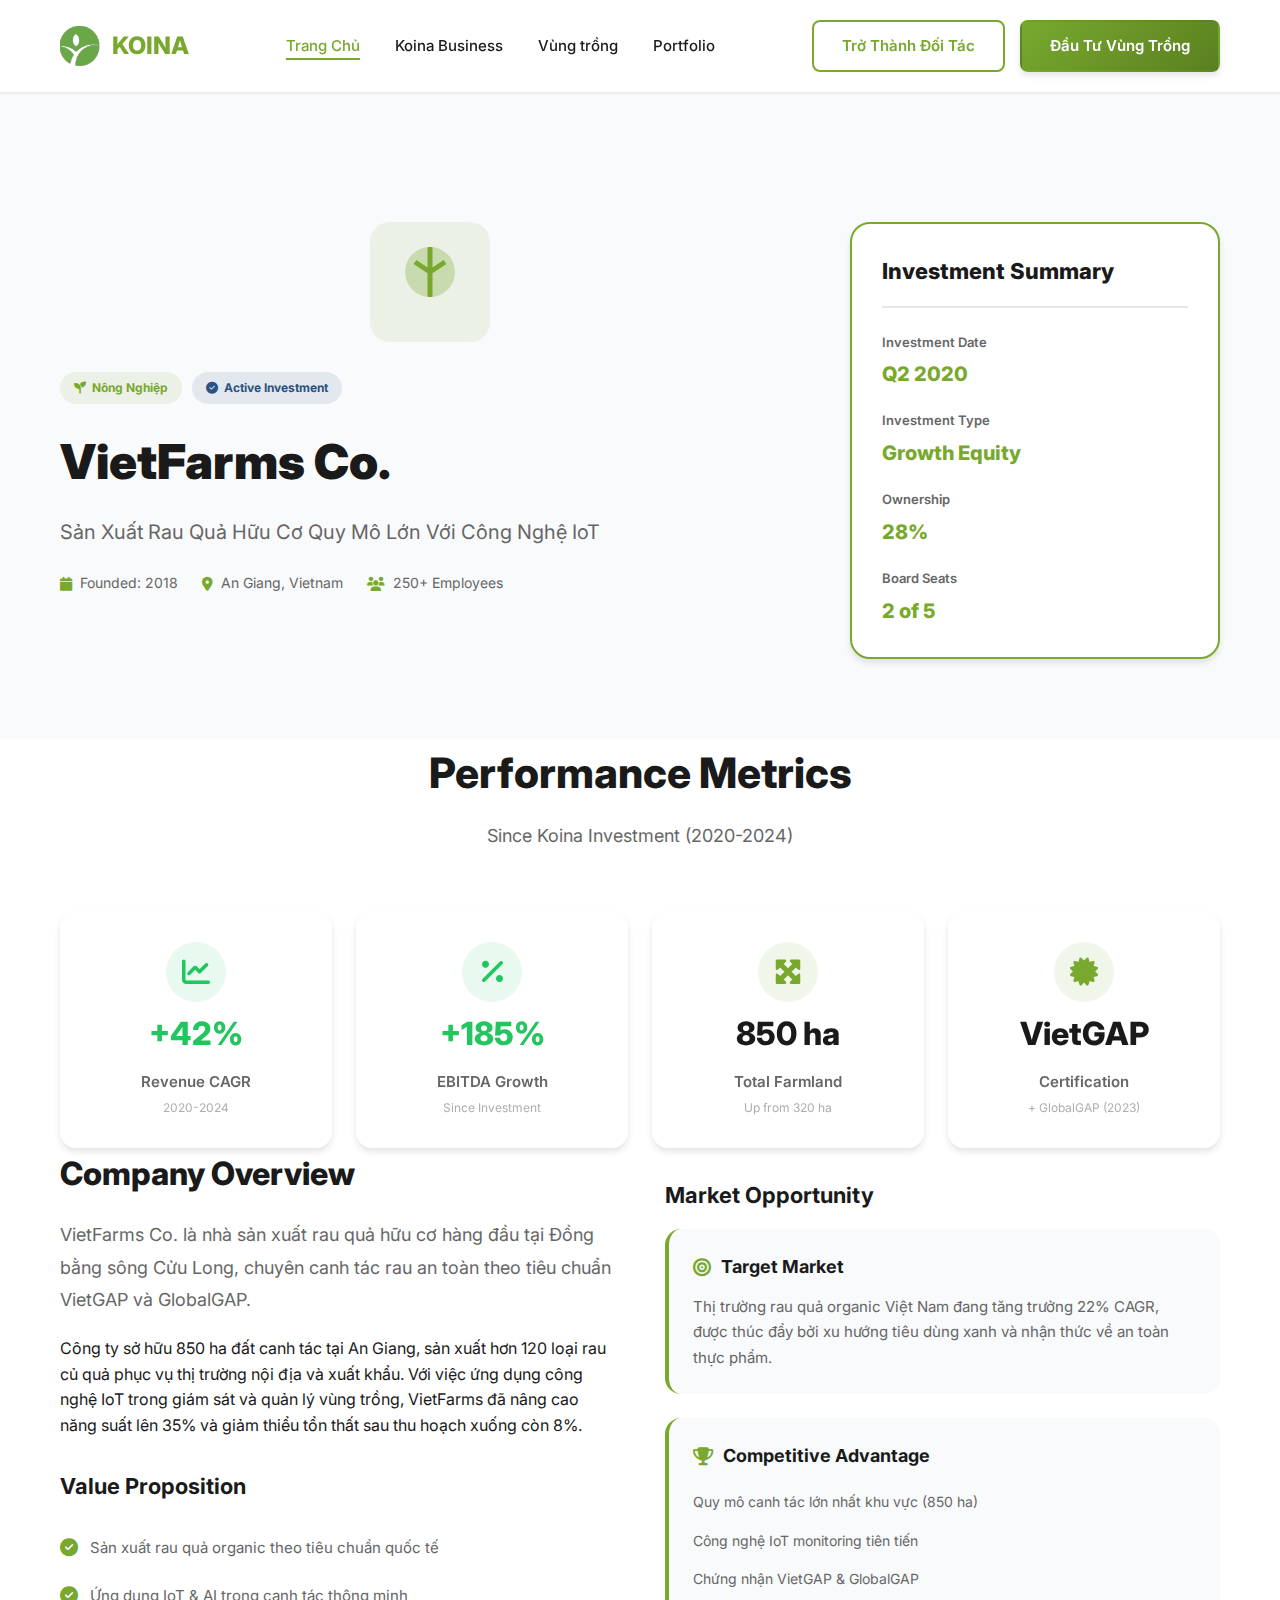
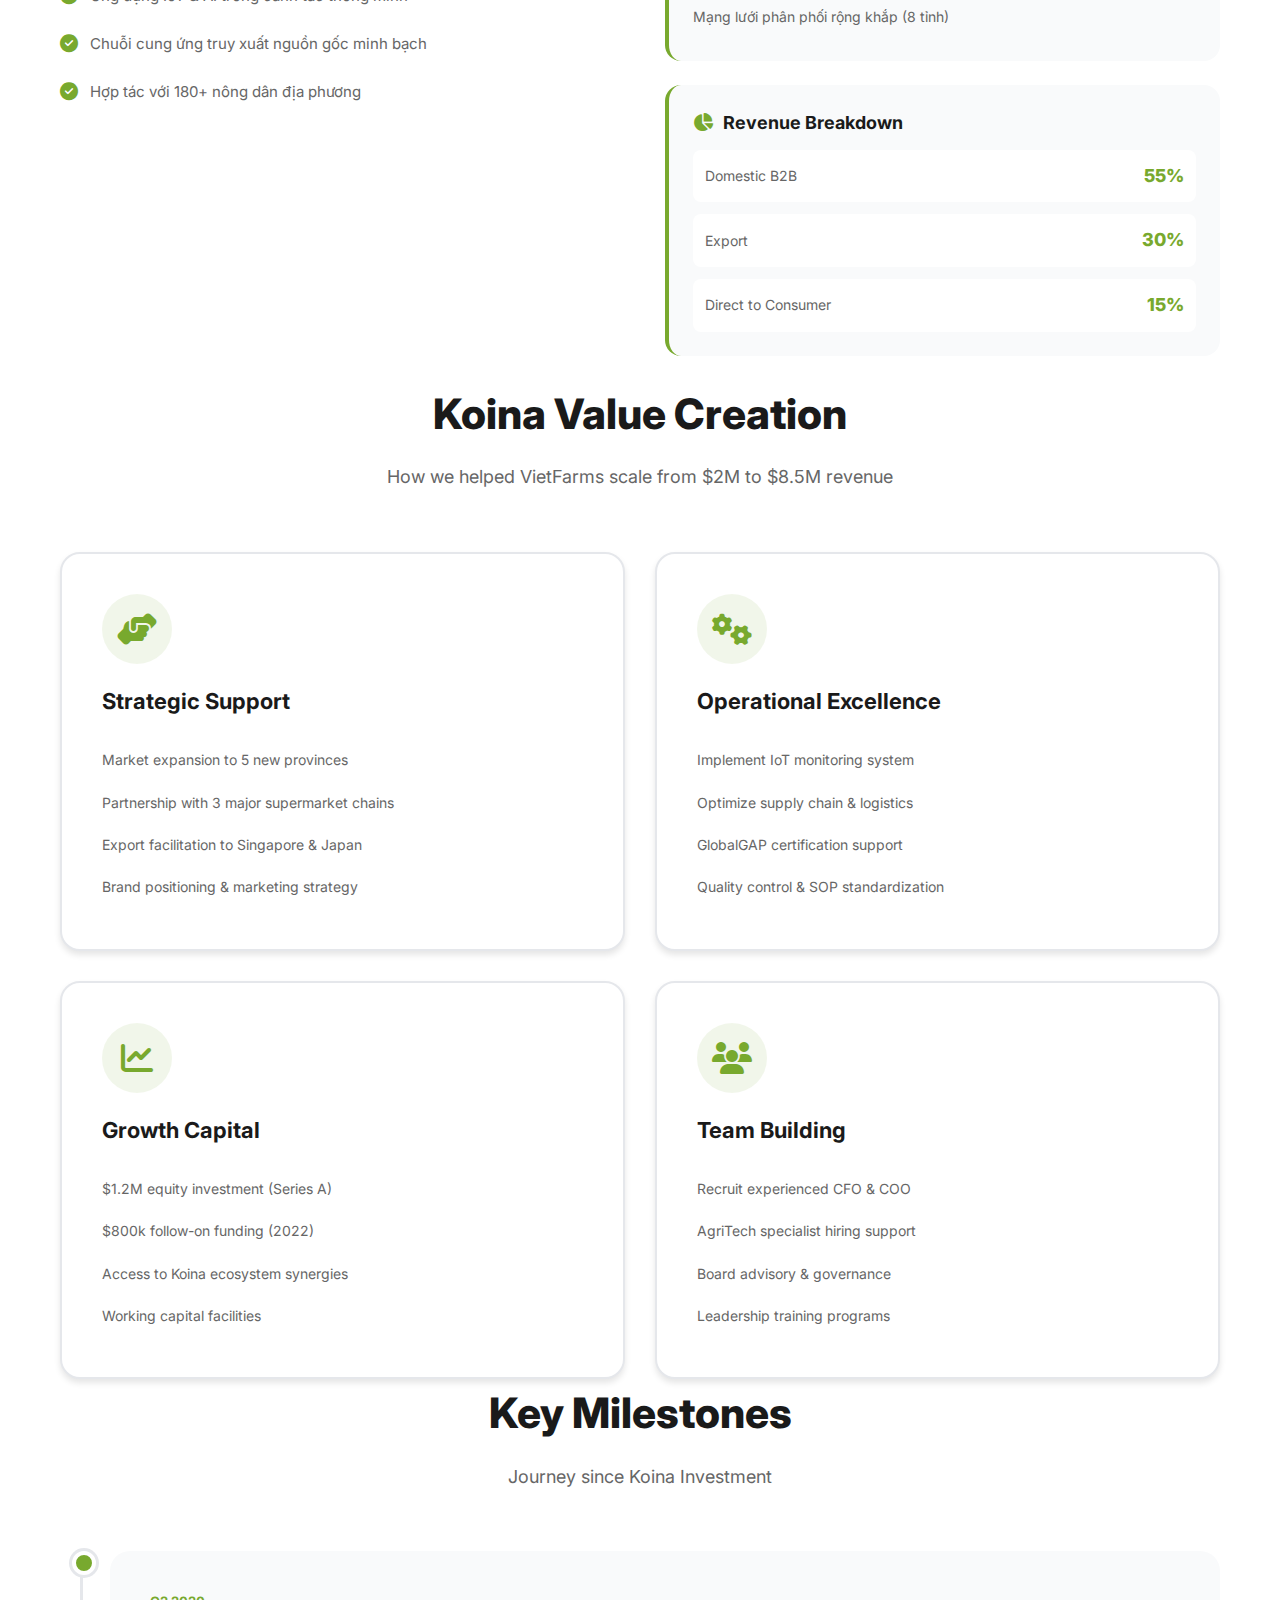
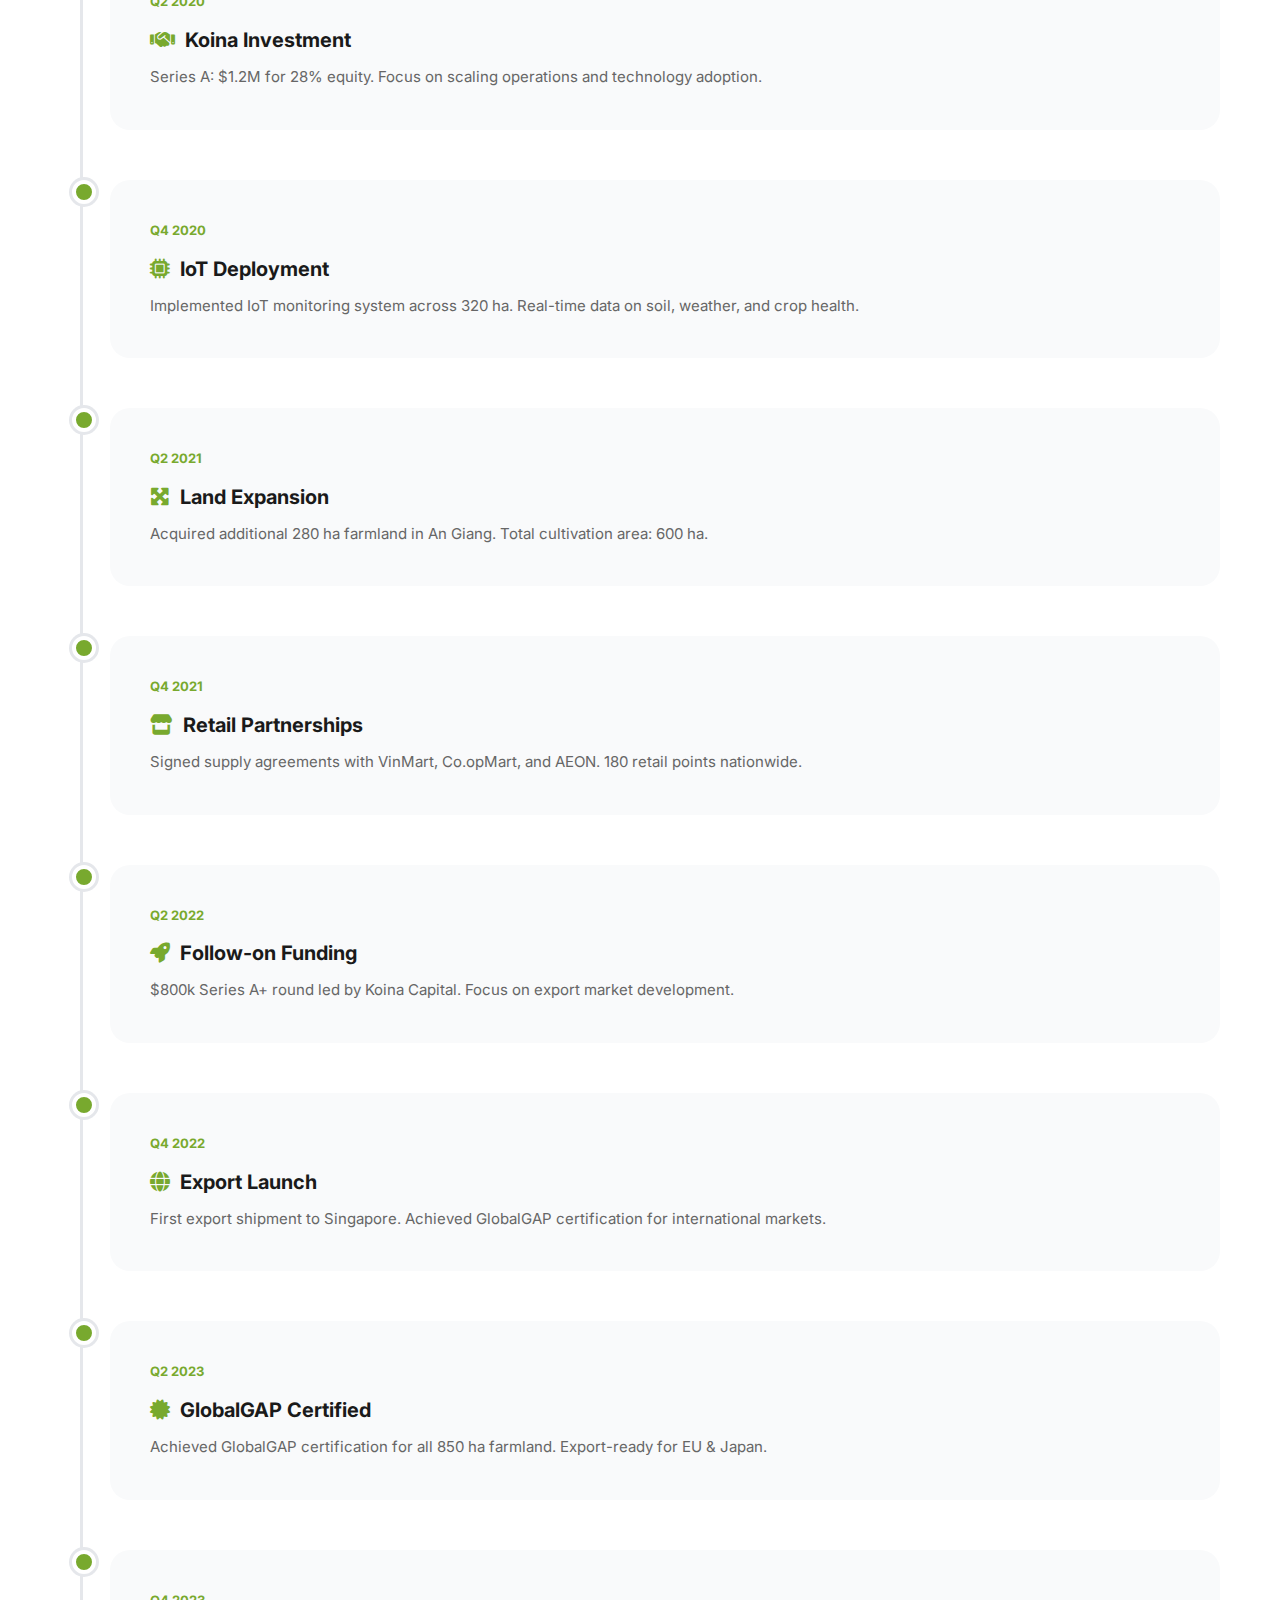
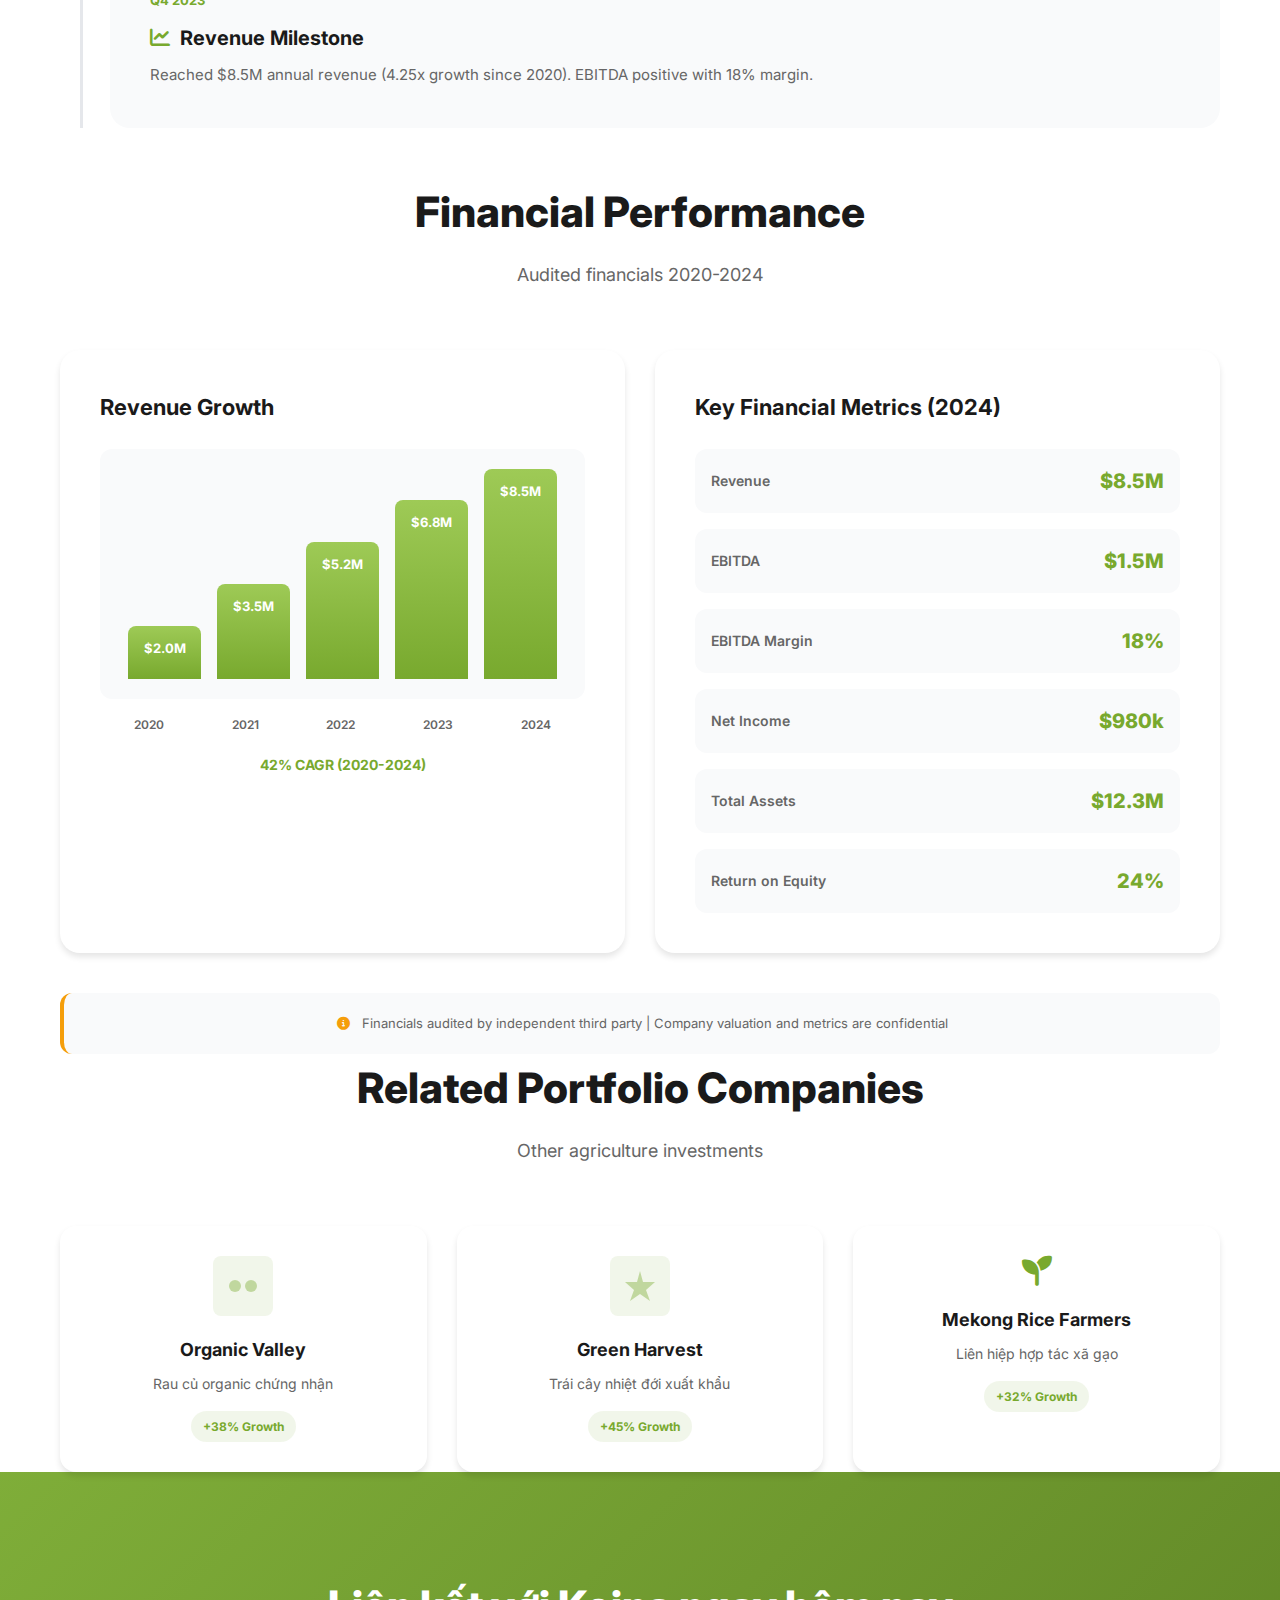
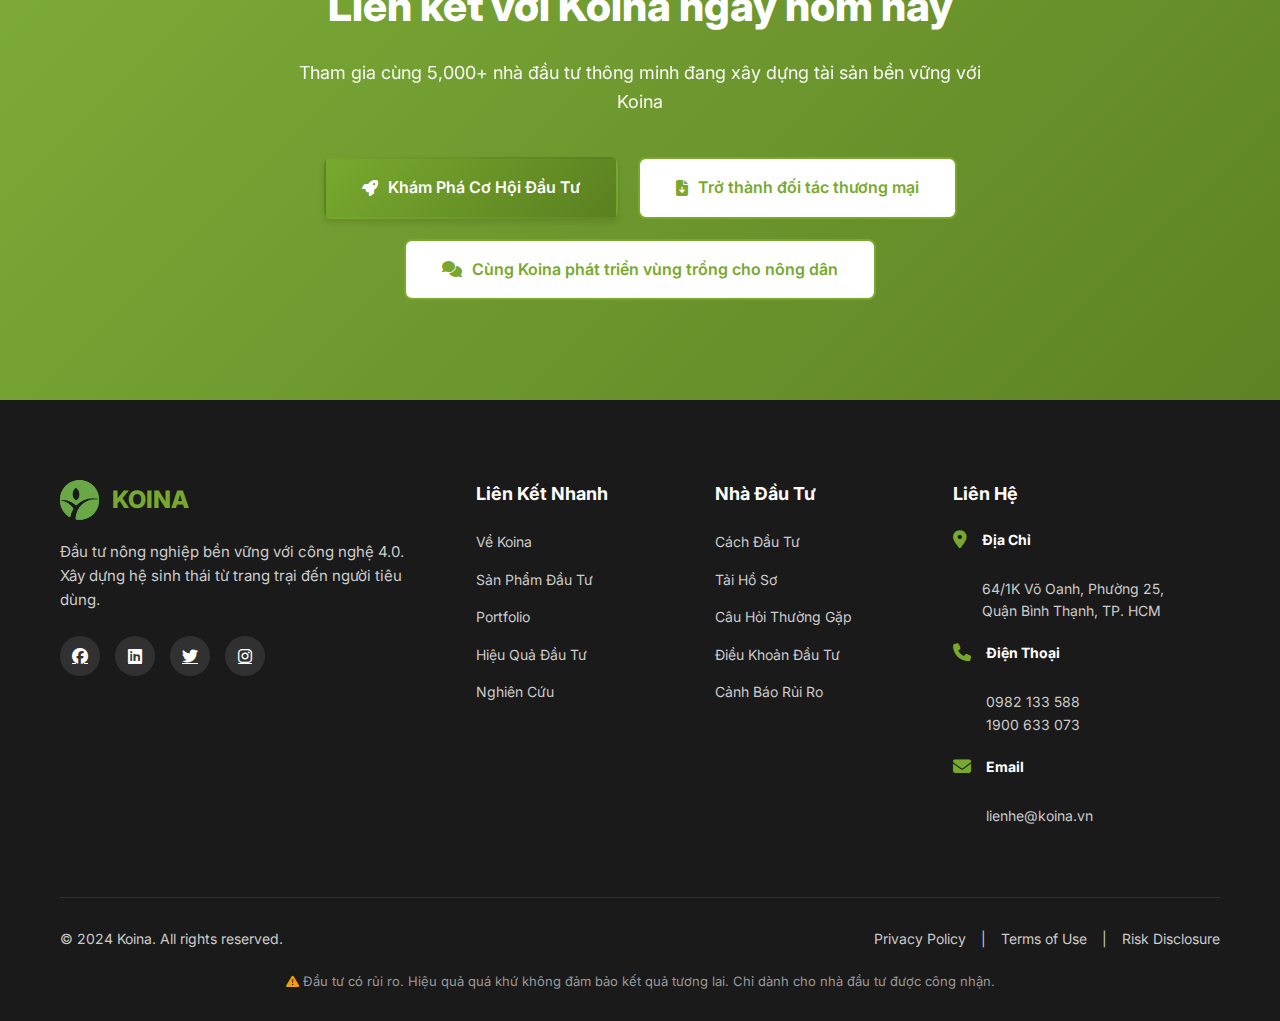
<file: portfolio-detail.html>
<!DOCTYPE html>
<html lang="vi">
<head>
    <meta charset="UTF-8">
    <meta name="viewport" content="width=device-width, initial-scale=1.0">
    <title>VietFarms Co. - Portfolio Detail | Koina Investment</title>
    <meta name="description" content="VietFarms Co. - Sản xuất rau quả hữu cơ quy mô lớn với công nghệ IoT. 42% Revenue Growth, Active Koina Investment.">
    <link rel="stylesheet" href="css/style.css">
    <link rel="stylesheet" href="css/pages.css">
    <link href="https://fonts.googleapis.com/css2?family=Inter:wght@300;400;500;600;700;800&display=swap" rel="stylesheet">
    <link rel="stylesheet" href="https://cdn.jsdelivr.net/npm/@fortawesome/fontawesome-free@6.4.0/css/all.min.css">
</head>
<body>
    <!-- Header Navigation -->
    <header id="header">
        <div class="container">
            <nav class="navbar">
                <a class="logo" href="index.html">
                    <img src="images/koina-logo.svg" alt="Koina Logo">
                    <span>KOINA</span>
                </a>
                <ul class="nav-menu">
                    <li><a href="#home" class="nav-link active">Trang Chủ</a></li>
                    <li><a href="koina-business.html" class="nav-link">Koina Business</a></li>
                    <li><a href="farming-regions.html" class="nav-link">Vùng trồng</a></li>
                    <li><a href="portfolio.html" class="nav-link">Portfolio</a></li>
                    <!--<li><a href="#about" class="nav-link">Về Koina</a></li>
                <li><a href="#contact" class="nav-link">Liên Hệ</a></li>-->
                </ul>
                <div class="nav-actions">
                    <a href="#investor-deck" class="btn-secondary">Trở Thành Đối Tác</a>
                    <a href="#invest" class="btn-primary">Đầu Tư Vùng Trồng</a>
                </div>
                <div class="hamburger">
                    <span></span>
                    <span></span>
                    <span></span>
                </div>
            </nav>
        </div>
    </header>

    <!-- Breadcrumb -->
    <section class="breadcrumb">
        <div class="container">
            <a href="index.html">Trang Chủ</a>
            <span>/</span>
            <a href="portfolio.html">Portfolio</a>
            <span>/</span>
            <span>VietFarms Co.</span>
        </div>
    </section>

    <!-- Company Hero -->
    <section class="company-hero">
        <div class="container">
            <div class="company-hero-grid">
                <div class="company-hero-left">
                    <div class="company-logo-large">
                        <svg width="120" height="120" viewBox="0 0 120 120">
                            <rect width="120" height="120" rx="20" fill="#78A92E" opacity="0.1" />
                            <circle cx="60" cy="50" r="25" fill="#78A92E" opacity="0.3" />
                            <path d="M60 25 L60 75 M45 40 L60 50 M75 40 L60 50" stroke="#78A92E" stroke-width="5" />
                        </svg>
                    </div>
                    <div class="company-header-info">
                        <div class="company-tags">
                            <span class="tag green"><i class="fas fa-seedling"></i> Nông Nghiệp</span>
                            <span class="tag blue"><i class="fas fa-check-circle"></i> Active Investment</span>
                        </div>
                        <h1 class="company-title">VietFarms Co.</h1>
                        <p class="company-tagline">Sản Xuất Rau Quả Hữu Cơ Quy Mô Lớn Với Công Nghệ IoT</p>
                        <div class="company-meta">
                            <span><i class="fas fa-calendar"></i> Founded: 2018</span>
                            <span><i class="fas fa-map-marker-alt"></i> An Giang, Vietnam</span>
                            <span><i class="fas fa-users"></i> 250+ Employees</span>
                        </div>
                    </div>
                </div>
                <div class="company-hero-right">
                    <div class="investment-summary-card">
                        <h3>Investment Summary</h3>
                        <div class="summary-stats">
                            <div class="summary-stat">
                                <span class="stat-label">Investment Date</span>
                                <span class="stat-value">Q2 2020</span>
                            </div>
                            <div class="summary-stat">
                                <span class="stat-label">Investment Type</span>
                                <span class="stat-value">Growth Equity</span>
                            </div>
                            <div class="summary-stat">
                                <span class="stat-label">Ownership</span>
                                <span class="stat-value">28%</span>
                            </div>
                            <div class="summary-stat">
                                <span class="stat-label">Board Seats</span>
                                <span class="stat-value">2 of 5</span>
                            </div>
                        </div>
                    </div>
                </div>
            </div>
        </div>
    </section>

    <!-- Key Metrics -->
    <section class="section">
        <div class="container">
            <div class="section-header">
                <h2 class="section-title">Performance Metrics</h2>
                <p class="section-subtitle">Since Koina Investment (2020-2024)</p>
            </div>

            <div class="metrics-grid-4">
                <div class="metric-card">
                    <div class="metric-icon success">
                        <i class="fas fa-chart-line"></i>
                    </div>
                    <div class="metric-value success">+42%</div>
                    <div class="metric-label">Revenue CAGR</div>
                    <div class="metric-sublabel">2020-2024</div>
                </div>
                <div class="metric-card">
                    <div class="metric-icon success">
                        <i class="fas fa-percentage"></i>
                    </div>
                    <div class="metric-value success">+185%</div>
                    <div class="metric-label">EBITDA Growth</div>
                    <div class="metric-sublabel">Since Investment</div>
                </div>
                <div class="metric-card">
                    <div class="metric-icon">
                        <i class="fas fa-expand-arrows-alt"></i>
                    </div>
                    <div class="metric-value">850 ha</div>
                    <div class="metric-label">Total Farmland</div>
                    <div class="metric-sublabel">Up from 320 ha</div>
                </div>
                <div class="metric-card">
                    <div class="metric-icon">
                        <i class="fas fa-certificate"></i>
                    </div>
                    <div class="metric-value">VietGAP</div>
                    <div class="metric-label">Certification</div>
                    <div class="metric-sublabel">+ GlobalGAP (2023)</div>
                </div>
            </div>
        </div>
    </section>

    <!-- Company Overview -->
    <section class="section bg-light">
        <div class="container">
            <div class="content-grid-2">
                <div class="content-col">
                    <h2 class="section-title">Company Overview</h2>
                    <p class="text-large">
                        VietFarms Co. là nhà sản xuất rau quả hữu cơ hàng đầu tại Đồng bằng sông Cửu Long,
                        chuyên canh tác rau an toàn theo tiêu chuẩn VietGAP và GlobalGAP.
                    </p>
                    <p>
                        Công ty sở hữu 850 ha đất canh tác tại An Giang, sản xuất hơn 120 loại rau củ quả
                        phục vụ thị trường nội địa và xuất khẩu. Với việc ứng dụng công nghệ IoT trong
                        giám sát và quản lý vùng trồng, VietFarms đã nâng cao năng suất lên 35% và giảm
                        thiểu tổn thất sau thu hoạch xuống còn 8%.
                    </p>

                    <h3>Value Proposition</h3>
                    <ul class="feature-list">
                        <li><i class="fas fa-check-circle"></i> Sản xuất rau quả organic theo tiêu chuẩn quốc tế</li>
                        <li><i class="fas fa-check-circle"></i> Ứng dụng IoT & AI trong canh tác thông minh</li>
                        <li><i class="fas fa-check-circle"></i> Chuỗi cung ứng truy xuất nguồn gốc minh bạch</li>
                        <li><i class="fas fa-check-circle"></i> Hợp tác với 180+ nông dân địa phương</li>
                    </ul>
                </div>
                <div class="content-col">
                    <h3>Market Opportunity</h3>
                    <div class="info-card">
                        <h4><i class="fas fa-bullseye"></i> Target Market</h4>
                        <p>
                            Thị trường rau quả organic Việt Nam đang tăng trưởng 22% CAGR,
                            được thúc đẩy bởi xu hướng tiêu dùng xanh và nhận thức về an toàn thực phẩm.
                        </p>
                    </div>

                    <div class="info-card">
                        <h4><i class="fas fa-trophy"></i> Competitive Advantage</h4>
                        <ul>
                            <li>Quy mô canh tác lớn nhất khu vực (850 ha)</li>
                            <li>Công nghệ IoT monitoring tiên tiến</li>
                            <li>Chứng nhận VietGAP & GlobalGAP</li>
                            <li>Mạng lưới phân phối rộng khắp (8 tỉnh)</li>
                        </ul>
                    </div>

                    <div class="info-card">
                        <h4><i class="fas fa-chart-pie"></i> Revenue Breakdown</h4>
                        <div class="revenue-breakdown">
                            <div class="breakdown-item">
                                <span class="breakdown-label">Domestic B2B</span>
                                <span class="breakdown-value">55%</span>
                            </div>
                            <div class="breakdown-item">
                                <span class="breakdown-label">Export</span>
                                <span class="breakdown-value">30%</span>
                            </div>
                            <div class="breakdown-item">
                                <span class="breakdown-label">Direct to Consumer</span>
                                <span class="breakdown-value">15%</span>
                            </div>
                        </div>
                    </div>
                </div>
            </div>
        </div>
    </section>

    <!-- Koina Value Creation -->
    <section class="section">
        <div class="container">
            <div class="section-header">
                <h2 class="section-title">Koina Value Creation</h2>
                <p class="section-subtitle">How we helped VietFarms scale from $2M to $8.5M revenue</p>
            </div>

            <div class="value-creation-grid">
                <div class="value-card">
                    <div class="value-icon">
                        <i class="fas fa-hands-helping"></i>
                    </div>
                    <h3>Strategic Support</h3>
                    <ul>
                        <li>Market expansion to 5 new provinces</li>
                        <li>Partnership with 3 major supermarket chains</li>
                        <li>Export facilitation to Singapore & Japan</li>
                        <li>Brand positioning & marketing strategy</li>
                    </ul>
                </div>

                <div class="value-card">
                    <div class="value-icon">
                        <i class="fas fa-cogs"></i>
                    </div>
                    <h3>Operational Excellence</h3>
                    <ul>
                        <li>Implement IoT monitoring system</li>
                        <li>Optimize supply chain & logistics</li>
                        <li>GlobalGAP certification support</li>
                        <li>Quality control & SOP standardization</li>
                    </ul>
                </div>

                <div class="value-card">
                    <div class="value-icon">
                        <i class="fas fa-chart-line"></i>
                    </div>
                    <h3>Growth Capital</h3>
                    <ul>
                        <li>$1.2M equity investment (Series A)</li>
                        <li>$800k follow-on funding (2022)</li>
                        <li>Access to Koina ecosystem synergies</li>
                        <li>Working capital facilities</li>
                    </ul>
                </div>

                <div class="value-card">
                    <div class="value-icon">
                        <i class="fas fa-users"></i>
                    </div>
                    <h3>Team Building</h3>
                    <ul>
                        <li>Recruit experienced CFO & COO</li>
                        <li>AgriTech specialist hiring support</li>
                        <li>Board advisory & governance</li>
                        <li>Leadership training programs</li>
                    </ul>
                </div>
            </div>
        </div>
    </section>

    <!-- Key Milestones -->
    <section class="section bg-light">
        <div class="container">
            <div class="section-header">
                <h2 class="section-title">Key Milestones</h2>
                <p class="section-subtitle">Journey since Koina Investment</p>
            </div>

            <div class="timeline">
                <div class="timeline-item">
                    <div class="timeline-date">Q2 2020</div>
                    <div class="timeline-content">
                        <h3><i class="fas fa-handshake"></i> Koina Investment</h3>
                        <p>Series A: $1.2M for 28% equity. Focus on scaling operations and technology adoption.</p>
                    </div>
                </div>

                <div class="timeline-item">
                    <div class="timeline-date">Q4 2020</div>
                    <div class="timeline-content">
                        <h3><i class="fas fa-microchip"></i> IoT Deployment</h3>
                        <p>Implemented IoT monitoring system across 320 ha. Real-time data on soil, weather, and crop health.</p>
                    </div>
                </div>

                <div class="timeline-item">
                    <div class="timeline-date">Q2 2021</div>
                    <div class="timeline-content">
                        <h3><i class="fas fa-expand-arrows-alt"></i> Land Expansion</h3>
                        <p>Acquired additional 280 ha farmland in An Giang. Total cultivation area: 600 ha.</p>
                    </div>
                </div>

                <div class="timeline-item">
                    <div class="timeline-date">Q4 2021</div>
                    <div class="timeline-content">
                        <h3><i class="fas fa-store"></i> Retail Partnerships</h3>
                        <p>Signed supply agreements with VinMart, Co.opMart, and AEON. 180 retail points nationwide.</p>
                    </div>
                </div>

                <div class="timeline-item">
                    <div class="timeline-date">Q2 2022</div>
                    <div class="timeline-content">
                        <h3><i class="fas fa-rocket"></i> Follow-on Funding</h3>
                        <p>$800k Series A+ round led by Koina Capital. Focus on export market development.</p>
                    </div>
                </div>

                <div class="timeline-item">
                    <div class="timeline-date">Q4 2022</div>
                    <div class="timeline-content">
                        <h3><i class="fas fa-globe"></i> Export Launch</h3>
                        <p>First export shipment to Singapore. Achieved GlobalGAP certification for international markets.</p>
                    </div>
                </div>

                <div class="timeline-item">
                    <div class="timeline-date">Q2 2023</div>
                    <div class="timeline-content">
                        <h3><i class="fas fa-certificate"></i> GlobalGAP Certified</h3>
                        <p>Achieved GlobalGAP certification for all 850 ha farmland. Export-ready for EU & Japan.</p>
                    </div>
                </div>

                <div class="timeline-item">
                    <div class="timeline-date">Q4 2023</div>
                    <div class="timeline-content">
                        <h3><i class="fas fa-chart-line"></i> Revenue Milestone</h3>
                        <p>Reached $8.5M annual revenue (4.25x growth since 2020). EBITDA positive with 18% margin.</p>
                    </div>
                </div>
            </div>
        </div>
    </section>

    <!-- Financial Performance -->
    <section class="section">
        <div class="container">
            <div class="section-header">
                <h2 class="section-title">Financial Performance</h2>
                <p class="section-subtitle">Audited financials 2020-2024</p>
            </div>

            <div class="financial-grid">
                <div class="financial-card">
                    <h3>Revenue Growth</h3>
                    <div class="chart-placeholder">
                        <div class="bar-chart">
                            <div class="bar" style="height: 25%;"><span>$2.0M</span></div>
                            <div class="bar" style="height: 45%;"><span>$3.5M</span></div>
                            <div class="bar" style="height: 65%;"><span>$5.2M</span></div>
                            <div class="bar" style="height: 85%;"><span>$6.8M</span></div>
                            <div class="bar" style="height: 100%;"><span>$8.5M</span></div>
                        </div>
                        <div class="chart-labels">
                            <span>2020</span>
                            <span>2021</span>
                            <span>2022</span>
                            <span>2023</span>
                            <span>2024</span>
                        </div>
                    </div>
                    <p class="chart-note">42% CAGR (2020-2024)</p>
                </div>

                <div class="financial-card">
                    <h3>Key Financial Metrics (2024)</h3>
                    <div class="financial-stats">
                        <div class="fin-stat">
                            <span class="fin-label">Revenue</span>
                            <span class="fin-value">$8.5M</span>
                        </div>
                        <div class="fin-stat">
                            <span class="fin-label">EBITDA</span>
                            <span class="fin-value">$1.5M</span>
                        </div>
                        <div class="fin-stat">
                            <span class="fin-label">EBITDA Margin</span>
                            <span class="fin-value">18%</span>
                        </div>
                        <div class="fin-stat">
                            <span class="fin-label">Net Income</span>
                            <span class="fin-value">$980k</span>
                        </div>
                        <div class="fin-stat">
                            <span class="fin-label">Total Assets</span>
                            <span class="fin-value">$12.3M</span>
                        </div>
                        <div class="fin-stat">
                            <span class="fin-label">Return on Equity</span>
                            <span class="fin-value">24%</span>
                        </div>
                    </div>
                </div>
            </div>

            <div class="disclaimer">
                <i class="fas fa-info-circle"></i>
                Financials audited by independent third party | Company valuation and metrics are confidential
            </div>
        </div>
    </section>

    <!-- Related Portfolio -->
    <section class="section bg-light">
        <div class="container">
            <div class="section-header">
                <h2 class="section-title">Related Portfolio Companies</h2>
                <p class="section-subtitle">Other agriculture investments</p>
            </div>

            <div class="related-portfolio-grid">
                <a href="portfolio-detail.html?company=organicvalley" class="related-card">
                    <div class="related-logo">
                        <svg width="60" height="60" viewBox="0 0 60 60">
                            <rect width="60" height="60" rx="8" fill="#78A92E" opacity="0.1" />
                            <circle cx="22" cy="30" r="6" fill="#78A92E" opacity="0.4" />
                            <circle cx="38" cy="30" r="6" fill="#78A92E" opacity="0.4" />
                        </svg>
                    </div>
                    <h4>Organic Valley</h4>
                    <p>Rau củ organic chứng nhận</p>
                    <span class="growth-badge">+38% Growth</span>
                </a>

                <a href="portfolio-detail.html?company=greenharvest" class="related-card">
                    <div class="related-logo">
                        <svg width="60" height="60" viewBox="0 0 60 60">
                            <rect width="60" height="60" rx="8" fill="#78A92E" opacity="0.1" />
                            <path d="M30 15 L33 26 L45 26 L36 34 L40 45 L30 38 L20 45 L24 34 L15 26 L27 26 Z" fill="#78A92E" opacity="0.4" />
                        </svg>
                    </div>
                    <h4>Green Harvest</h4>
                    <p>Trái cây nhiệt đới xuất khẩu</p>
                    <span class="growth-badge">+45% Growth</span>
                </a>

                <a href="portfolio-detail.html?company=mekongrice" class="related-card">
                    <div class="related-logo">
                        <i class="fas fa-seedling" style="font-size: 30px; color: #78A92E;"></i>
                    </div>
                    <h4>Mekong Rice Farmers</h4>
                    <p>Liên hiệp hợp tác xã gạo</p>
                    <span class="growth-badge">+32% Growth</span>
                </a>
            </div>
        </div>
    </section>


    <!-- Final CTA Section -->
    <section id="final-cta" class="final-cta-section">
        <div class="container">
            <div class="cta-content">
                <h2 class="cta-title"> Liên kết với Koina ngay hôm nay</h2>
                <p class="cta-description">
                    Tham gia cùng 5,000+ nhà đầu tư thông minh đang xây dựng tài sản bền vững với Koina
                </p>
                <div class="cta-buttons">
                    <a href="koinacredit.html" class="btn-primary btn-large">
                        <i class="fas fa-rocket"></i>
                        Khám Phá Cơ Hội Đầu Tư
                    </a>
                    <a href="koina-business.html" class="btn-secondary btn-large btn-white">
                        <i class="fas fa-file-download"></i>
                        Trở thành đối tác thương mại
                    </a>
                    <a href="farming-regions.html" class="btn-secondary btn-large btn-white">
                        <i class="fas fa-comments"></i>
                        Cùng Koina phát triển vùng trồng cho nông dân
                    </a>
                </div>
            </div>
        </div>
    </section>

    <!-- Footer -->
    <footer id="footer">
        <div class="container">
            <div class="footer-grid">
                <!-- Company Info -->
                <div class="footer-col">
                    <div class="footer-logo">
                        <img src="images/koina-logo.svg" alt="Koina Logo">
                        <span>KOINA</span>
                    </div>
                    <p class="footer-description">
                        Đầu tư nông nghiệp bền vững với công nghệ 4.0.
                        Xây dựng hệ sinh thái từ trang trại đến người tiêu dùng.
                    </p>
                    <div class="footer-social">
                        <a href="#" aria-label="Facebook"><i class="fab fa-facebook"></i></a>
                        <a href="#" aria-label="LinkedIn"><i class="fab fa-linkedin"></i></a>
                        <a href="#" aria-label="Twitter"><i class="fab fa-twitter"></i></a>
                        <a href="#" aria-label="Instagram"><i class="fab fa-instagram"></i></a>
                    </div>
                </div>

                <!-- Quick Links -->
                <div class="footer-col">
                    <h4 class="footer-title">Liên Kết Nhanh</h4>
                    <ul class="footer-links">
                        <li><a href="#about">Về Koina</a></li>
                        <li><a href="#products">Sản Phẩm Đầu Tư</a></li>
                        <li><a href="#portfolio">Portfolio</a></li>
                        <li><a href="#performance">Hiệu Quả Đầu Tư</a></li>
                        <li><a href="#insights">Nghiên Cứu</a></li>
                    </ul>
                </div>

                <!-- Investor Resources -->
                <div class="footer-col">
                    <h4 class="footer-title">Nhà Đầu Tư</h4>
                    <ul class="footer-links">
                        <li><a href="#invest">Cách Đầu Tư</a></li>
                        <li><a href="#investor-deck">Tải Hồ Sơ</a></li>
                        <li><a href="#faq">Câu Hỏi Thường Gặp</a></li>
                        <li><a href="#terms">Điều Khoản Đầu Tư</a></li>
                        <li><a href="#risk">Cảnh Báo Rủi Ro</a></li>
                    </ul>
                </div>

                <!-- Contact Info -->
                <div class="footer-col">
                    <h4 class="footer-title">Liên Hệ</h4>
                    <ul class="footer-contact">
                        <li>
                            <i class="fas fa-map-marker-alt"></i>
                            <div>
                                <strong>Địa Chỉ</strong><br>
                                64/1K Võ Oanh, Phường 25,<br>
                                Quận Bình Thạnh, TP. HCM
                            </div>
                        </li>
                        <li>
                            <i class="fas fa-phone"></i>
                            <div>
                                <strong>Điện Thoại</strong><br>
                                <a href="tel:+84982133588">0982 133 588</a><br>
                                <a href="tel:+84190063307">1900 633 073</a>
                            </div>
                        </li>
                        <li>
                            <i class="fas fa-envelope"></i>
                            <div>
                                <strong>Email</strong><br>
                                <a href="mailto:lienhe@koina.vn">lienhe@koina.vn</a>
                            </div>
                        </li>
                    </ul>
                </div>
            </div>

            <!-- Footer Bottom -->
            <div class="footer-bottom">
                <div class="footer-legal">
                    <p>&copy; 2024 Koina. All rights reserved.</p>
                    <div class="legal-links">
                        <a href="#privacy">Privacy Policy</a>
                        <span>|</span>
                        <a href="#terms">Terms of Use</a>
                        <span>|</span>
                        <a href="#risk">Risk Disclosure</a>
                    </div>
                </div>
                <div class="footer-disclaimer">
                    <p>
                        <i class="fas fa-exclamation-triangle"></i>
                        Đầu tư có rủi ro. Hiệu quả quá khứ không đảm bảo kết quả tương lai.
                        Chỉ dành cho nhà đầu tư được công nhận.
                    </p>
                </div>
            </div>
        </div>
    </footer>

    <script src="js/main.js"></script>
</body>
</html>
</file>
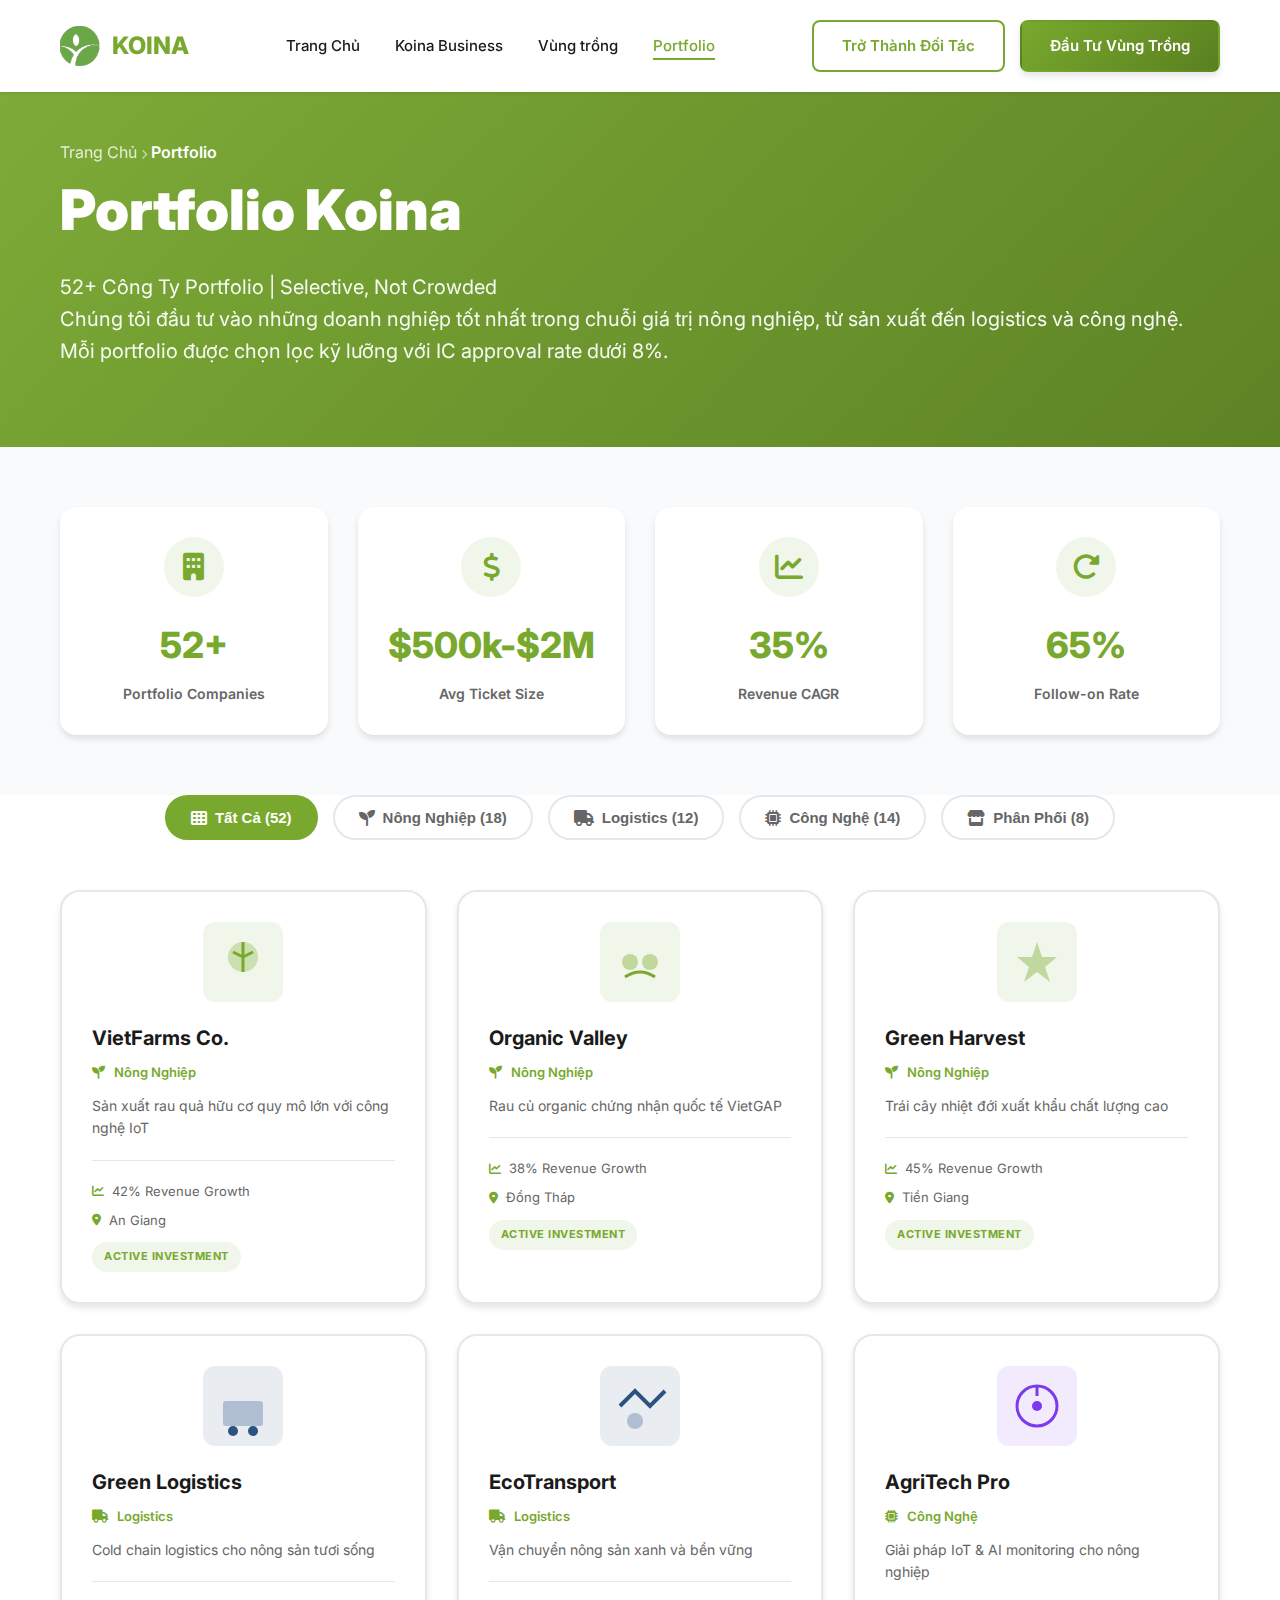
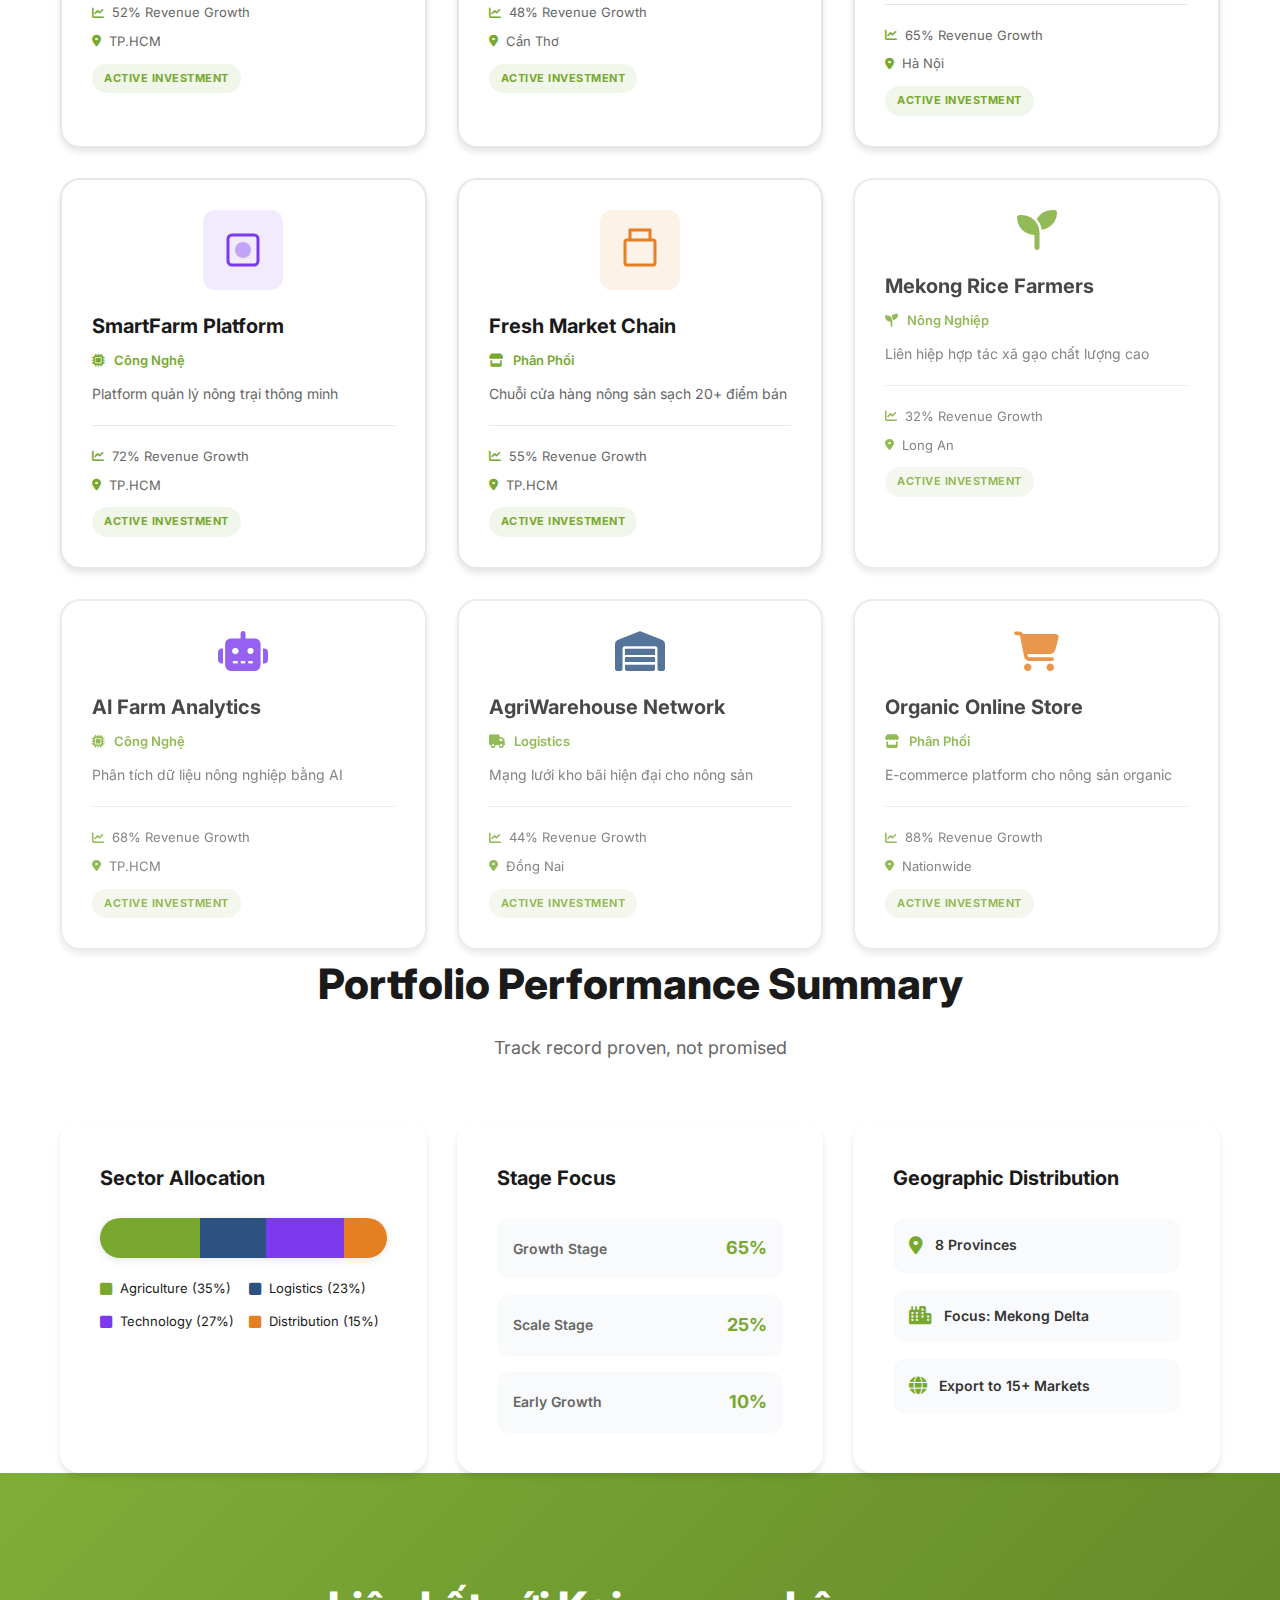
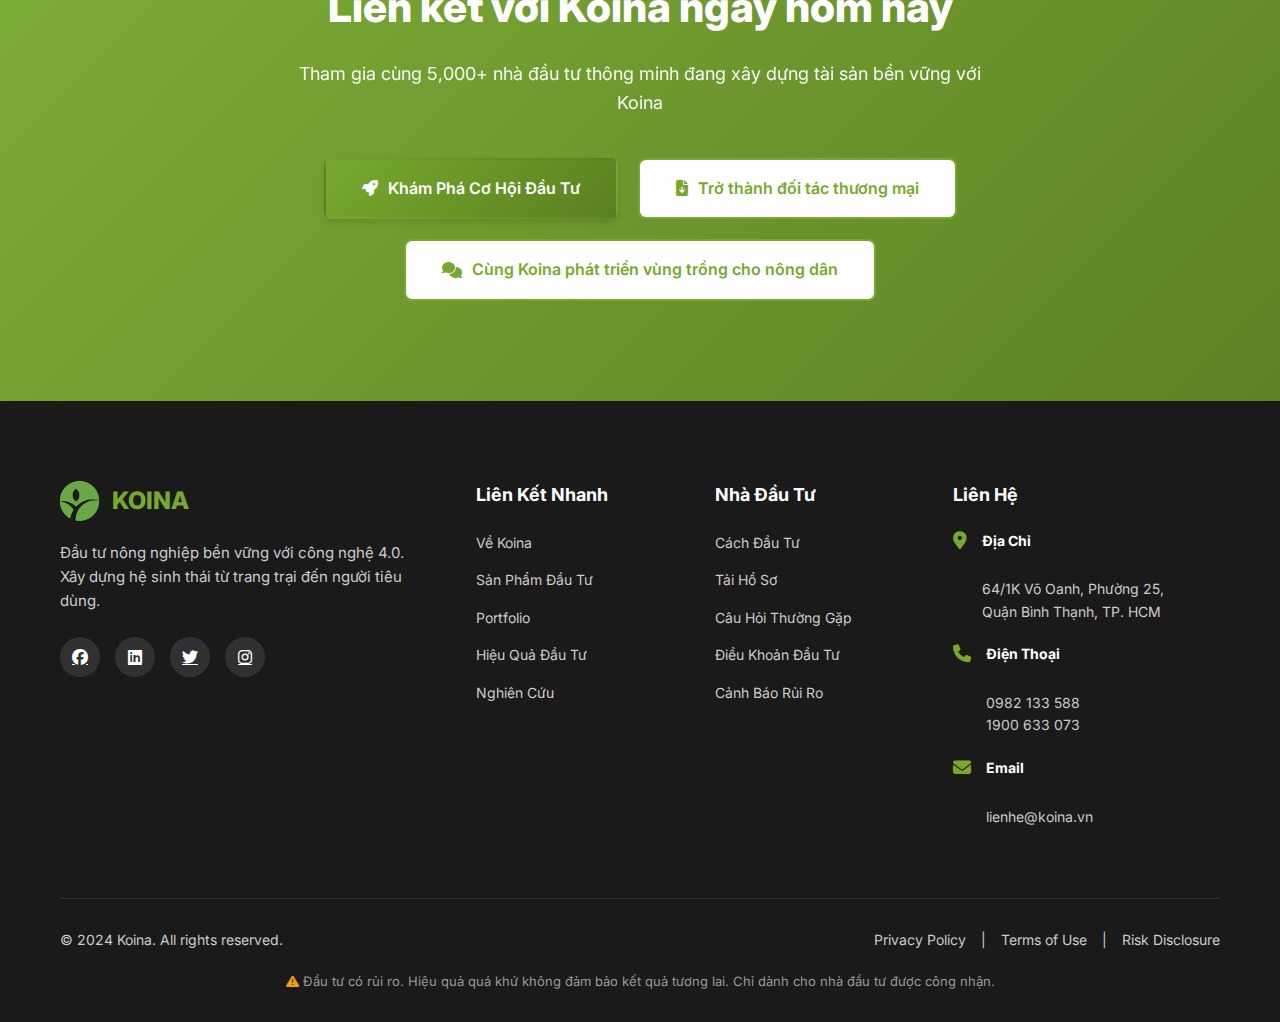
<file: portfolio.html>
<!DOCTYPE html>
<html lang="vi">
<head>
    <meta charset="UTF-8">
    <meta name="viewport" content="width=device-width, initial-scale=1.0">
    <title>Portfolio - Koina Investment</title>
    <meta name="description" content="52+ portfolio companies across agriculture value chain. Proven track record với 2.8x MOIC, 14.5% IRR.">
    <link rel="stylesheet" href="css/style.css">
    <link rel="stylesheet" href="css/pages.css">
    <link href="https://fonts.googleapis.com/css2?family=Inter:wght@300;400;500;600;700;800&display=swap" rel="stylesheet">
    <link rel="stylesheet" href="https://cdn.jsdelivr.net/npm/@fortawesome/fontawesome-free@6.4.0/css/all.min.css">
</head>
<body>
    <!-- Header -->
    <header id="header">
        <div class="container">
            <nav class="navbar">
                <a class="logo" href="index.html">
                    <img src="images/koina-logo.svg" alt="Koina Logo">
                    <span>KOINA</span>
                </a>
                <ul class="nav-menu">
                    <li><a href="index.html" class="nav-link">Trang Chủ</a></li>
                    <li><a href="koina-business.html" class="nav-link">Koina Business</a></li>
                    <li><a href="farming-regions.html" class="nav-link">Vùng trồng</a></li>
                    <li><a href="portfolio.html" class="nav-link active">Portfolio</a></li>
                    <!--<li><a href="#about" class="nav-link">Về Koina</a></li>
                    <li><a href="#contact" class="nav-link">Liên Hệ</a></li>-->
                </ul>
                <div class="nav-actions">
                    <a href="#investor-deck" class="btn-secondary">Trở Thành Đối Tác</a>
                    <a href="#invest" class="btn-primary">Đầu Tư Vùng Trồng</a>
                </div>
                <div class="hamburger">
                    <span></span>
                    <span></span>
                    <span></span>
                </div>
            </nav>
        </div>
    </header>

    <!-- Breadcrumb -->
    <!--<section class="breadcrumb">
        <div class="container">
            <a href="index.html">Trang Chủ</a>
            <span>/</span>
            <span>Portfolio</span>
        </div>
    </section>-->
    <!-- Portfolio Hero -->
    <section class="page-hero">
        <div class="container">
            <div class="breadcrumb">
                <a href="index.html">Trang Chủ</a>
                <i class="fas fa-chevron-right"></i>
                <span>Portfolio</span>
            </div>
            <h1 class="page-title">Portfolio Koina</h1>
            <p class="page-subtitle">52+ Công Ty Portfolio | Selective, Not Crowded</p>
            <p class="page-subtitle">
                Chúng tôi đầu tư vào những doanh nghiệp tốt nhất trong chuỗi giá trị nông nghiệp,
                từ sản xuất đến logistics và công nghệ. Mỗi portfolio được chọn lọc kỹ lưỡng với IC approval rate dưới 8%.
            </p>
        </div>
    </section>

    <!-- Portfolio Stats -->
    <section class="portfolio-stats-section">
        <div class="container">
            <div class="stats-grid-4">
                <div class="stat-card">
                    <div class="stat-icon"><i class="fas fa-building"></i></div>
                    <div class="stat-number">52+</div>
                    <div class="stat-label">Portfolio Companies</div>
                </div>
                <div class="stat-card">
                    <div class="stat-icon"><i class="fas fa-dollar-sign"></i></div>
                    <div class="stat-number">$500k-$2M</div>
                    <div class="stat-label">Avg Ticket Size</div>
                </div>
                <div class="stat-card">
                    <div class="stat-icon"><i class="fas fa-chart-line"></i></div>
                    <div class="stat-number">35%</div>
                    <div class="stat-label">Revenue CAGR</div>
                </div>
                <div class="stat-card">
                    <div class="stat-icon"><i class="fas fa-redo-alt"></i></div>
                    <div class="stat-number">65%</div>
                    <div class="stat-label">Follow-on Rate</div>
                </div>
            </div>
        </div>
    </section>

    <!-- Sector Filters -->
    <section class="section">
        <div class="container">
            <div class="filter-bar">
                <button class="filter-btn active" data-sector="all">
                    <i class="fas fa-th"></i> Tất Cả (52)
                </button>
                <button class="filter-btn" data-sector="agriculture">
                    <i class="fas fa-seedling"></i> Nông Nghiệp (18)
                </button>
                <button class="filter-btn" data-sector="logistics">
                    <i class="fas fa-truck"></i> Logistics (12)
                </button>
                <button class="filter-btn" data-sector="technology">
                    <i class="fas fa-microchip"></i> Công Nghệ (14)
                </button>
                <button class="filter-btn" data-sector="distribution">
                    <i class="fas fa-store"></i> Phân Phối (8)
                </button>
            </div>

            <!-- Portfolio Grid -->
            <div class="portfolio-grid-large">
                <!-- Agriculture Companies -->
                <a href="portfolio-detail.html?company=vietfarms" class="portfolio-company-card" data-sector="agriculture">
                    <div class="company-logo">
                        <svg width="80" height="80" viewBox="0 0 80 80">
                            <rect width="80" height="80" rx="12" fill="#78A92E" opacity="0.1" />
                            <circle cx="40" cy="35" r="15" fill="#78A92E" opacity="0.3" />
                            <path d="M40 20 L40 50 M30 30 L40 35 M50 30 L40 35" stroke="#78A92E" stroke-width="3" />
                        </svg>
                    </div>
                    <h3 class="company-name">VietFarms Co.</h3>
                    <p class="company-sector"><i class="fas fa-seedling"></i> Nông Nghiệp</p>
                    <p class="company-description">Sản xuất rau quả hữu cơ quy mô lớn với công nghệ IoT</p>
                    <div class="company-metrics">
                        <span><i class="fas fa-chart-line"></i> 42% Revenue Growth</span>
                        <span><i class="fas fa-map-marker-alt"></i> An Giang</span>
                    </div>
                    <div class="company-status active">Active Investment</div>
                </a>

                <a href="portfolio-detail.html?company=organicvalley" class="portfolio-company-card" data-sector="agriculture">
                    <div class="company-logo">
                        <svg width="80" height="80" viewBox="0 0 80 80">
                            <rect width="80" height="80" rx="12" fill="#78A92E" opacity="0.1" />
                            <circle cx="30" cy="40" r="8" fill="#78A92E" opacity="0.4" />
                            <circle cx="50" cy="40" r="8" fill="#78A92E" opacity="0.4" />
                            <path d="M25 55 Q40 45 55 55" stroke="#78A92E" stroke-width="3" fill="none" />
                        </svg>
                    </div>
                    <h3 class="company-name">Organic Valley</h3>
                    <p class="company-sector"><i class="fas fa-seedling"></i> Nông Nghiệp</p>
                    <p class="company-description">Rau củ organic chứng nhận quốc tế VietGAP</p>
                    <div class="company-metrics">
                        <span><i class="fas fa-chart-line"></i> 38% Revenue Growth</span>
                        <span><i class="fas fa-map-marker-alt"></i> Đồng Tháp</span>
                    </div>
                    <div class="company-status active">Active Investment</div>
                </a>

                <a href="portfolio-detail.html?company=greenharvest" class="portfolio-company-card" data-sector="agriculture">
                    <div class="company-logo">
                        <svg width="80" height="80" viewBox="0 0 80 80">
                            <rect width="80" height="80" rx="12" fill="#78A92E" opacity="0.1" />
                            <path d="M40 20 L45 35 L60 35 L48 45 L53 60 L40 50 L27 60 L32 45 L20 35 L35 35 Z" fill="#78A92E" opacity="0.4" />
                        </svg>
                    </div>
                    <h3 class="company-name">Green Harvest</h3>
                    <p class="company-sector"><i class="fas fa-seedling"></i> Nông Nghiệp</p>
                    <p class="company-description">Trái cây nhiệt đới xuất khẩu chất lượng cao</p>
                    <div class="company-metrics">
                        <span><i class="fas fa-chart-line"></i> 45% Revenue Growth</span>
                        <span><i class="fas fa-map-marker-alt"></i> Tiền Giang</span>
                    </div>
                    <div class="company-status active">Active Investment</div>
                </a>

                <!-- Logistics Companies -->
                <a href="portfolio-detail.html?company=greenlogistics" class="portfolio-company-card" data-sector="logistics">
                    <div class="company-logo">
                        <svg width="80" height="80" viewBox="0 0 80 80">
                            <rect width="80" height="80" rx="12" fill="#2c5282" opacity="0.1" />
                            <rect x="20" y="35" width="40" height="25" rx="3" fill="#2c5282" opacity="0.3" />
                            <circle cx="30" cy="65" r="5" fill="#2c5282" />
                            <circle cx="50" cy="65" r="5" fill="#2c5282" />
                        </svg>
                    </div>
                    <h3 class="company-name">Green Logistics</h3>
                    <p class="company-sector"><i class="fas fa-truck"></i> Logistics</p>
                    <p class="company-description">Cold chain logistics cho nông sản tươi sống</p>
                    <div class="company-metrics">
                        <span><i class="fas fa-chart-line"></i> 52% Revenue Growth</span>
                        <span><i class="fas fa-map-marker-alt"></i> TP.HCM</span>
                    </div>
                    <div class="company-status active">Active Investment</div>
                </a>

                <a href="portfolio-detail.html?company=ecotransport" class="portfolio-company-card" data-sector="logistics">
                    <div class="company-logo">
                        <svg width="80" height="80" viewBox="0 0 80 80">
                            <rect width="80" height="80" rx="12" fill="#2c5282" opacity="0.1" />
                            <path d="M20 40 L35 25 L50 40 L65 25" stroke="#2c5282" stroke-width="4" fill="none" />
                            <circle cx="35" cy="55" r="8" fill="#2c5282" opacity="0.3" />
                        </svg>
                    </div>
                    <h3 class="company-name">EcoTransport</h3>
                    <p class="company-sector"><i class="fas fa-truck"></i> Logistics</p>
                    <p class="company-description">Vận chuyển nông sản xanh và bền vững</p>
                    <div class="company-metrics">
                        <span><i class="fas fa-chart-line"></i> 48% Revenue Growth</span>
                        <span><i class="fas fa-map-marker-alt"></i> Cần Thơ</span>
                    </div>
                    <div class="company-status active">Active Investment</div>
                </a>

                <!-- Technology Companies -->
                <a href="portfolio-detail.html?company=agritechpro" class="portfolio-company-card" data-sector="technology">
                    <div class="company-logo">
                        <svg width="80" height="80" viewBox="0 0 80 80">
                            <rect width="80" height="80" rx="12" fill="#7c3aed" opacity="0.1" />
                            <circle cx="40" cy="40" r="20" fill="none" stroke="#7c3aed" stroke-width="3" />
                            <circle cx="40" cy="40" r="5" fill="#7c3aed" />
                            <line x1="40" y1="20" x2="40" y2="30" stroke="#7c3aed" stroke-width="3" />
                        </svg>
                    </div>
                    <h3 class="company-name">AgriTech Pro</h3>
                    <p class="company-sector"><i class="fas fa-microchip"></i> Công Nghệ</p>
                    <p class="company-description">Giải pháp IoT & AI monitoring cho nông nghiệp</p>
                    <div class="company-metrics">
                        <span><i class="fas fa-chart-line"></i> 65% Revenue Growth</span>
                        <span><i class="fas fa-map-marker-alt"></i> Hà Nội</span>
                    </div>
                    <div class="company-status active">Active Investment</div>
                </a>

                <a href="portfolio-detail.html?company=smartfarm" class="portfolio-company-card" data-sector="technology">
                    <div class="company-logo">
                        <svg width="80" height="80" viewBox="0 0 80 80">
                            <rect width="80" height="80" rx="12" fill="#7c3aed" opacity="0.1" />
                            <rect x="25" y="25" width="30" height="30" rx="4" fill="none" stroke="#7c3aed" stroke-width="3" />
                            <circle cx="40" cy="40" r="8" fill="#7c3aed" opacity="0.4" />
                        </svg>
                    </div>
                    <h3 class="company-name">SmartFarm Platform</h3>
                    <p class="company-sector"><i class="fas fa-microchip"></i> Công Nghệ</p>
                    <p class="company-description">Platform quản lý nông trại thông minh</p>
                    <div class="company-metrics">
                        <span><i class="fas fa-chart-line"></i> 72% Revenue Growth</span>
                        <span><i class="fas fa-map-marker-alt"></i> TP.HCM</span>
                    </div>
                    <div class="company-status active">Active Investment</div>
                </a>

                <!-- Distribution Companies -->
                <a href="portfolio-detail.html?company=freshmarket" class="portfolio-company-card" data-sector="distribution">
                    <div class="company-logo">
                        <svg width="80" height="80" viewBox="0 0 80 80">
                            <rect width="80" height="80" rx="12" fill="#e67e22" opacity="0.1" />
                            <rect x="25" y="30" width="30" height="25" rx="2" fill="none" stroke="#e67e22" stroke-width="3" />
                            <path d="M30 30 L30 20 L50 20 L50 30" stroke="#e67e22" stroke-width="3" fill="none" />
                        </svg>
                    </div>
                    <h3 class="company-name">Fresh Market Chain</h3>
                    <p class="company-sector"><i class="fas fa-store"></i> Phân Phối</p>
                    <p class="company-description">Chuỗi cửa hàng nông sản sạch 20+ điểm bán</p>
                    <div class="company-metrics">
                        <span><i class="fas fa-chart-line"></i> 55% Revenue Growth</span>
                        <span><i class="fas fa-map-marker-alt"></i> TP.HCM</span>
                    </div>
                    <div class="company-status active">Active Investment</div>
                </a>

                <!-- More Portfolio Companies (Placeholder) -->
                <div class="portfolio-company-card placeholder" data-sector="agriculture">
                    <div class="company-logo">
                        <i class="fas fa-seedling" style="font-size: 40px; color: #78A92E;"></i>
                    </div>
                    <h3 class="company-name">Mekong Rice Farmers</h3>
                    <p class="company-sector"><i class="fas fa-seedling"></i> Nông Nghiệp</p>
                    <p class="company-description">Liên hiệp hợp tác xã gạo chất lượng cao</p>
                    <div class="company-metrics">
                        <span><i class="fas fa-chart-line"></i> 32% Revenue Growth</span>
                        <span><i class="fas fa-map-marker-alt"></i> Long An</span>
                    </div>
                    <div class="company-status active">Active Investment</div>
                </div>

                <div class="portfolio-company-card placeholder" data-sector="technology">
                    <div class="company-logo">
                        <i class="fas fa-robot" style="font-size: 40px; color: #7c3aed;"></i>
                    </div>
                    <h3 class="company-name">AI Farm Analytics</h3>
                    <p class="company-sector"><i class="fas fa-microchip"></i> Công Nghệ</p>
                    <p class="company-description">Phân tích dữ liệu nông nghiệp bằng AI</p>
                    <div class="company-metrics">
                        <span><i class="fas fa-chart-line"></i> 68% Revenue Growth</span>
                        <span><i class="fas fa-map-marker-alt"></i> TP.HCM</span>
                    </div>
                    <div class="company-status active">Active Investment</div>
                </div>

                <div class="portfolio-company-card placeholder" data-sector="logistics">
                    <div class="company-logo">
                        <i class="fas fa-warehouse" style="font-size: 40px; color: #2c5282;"></i>
                    </div>
                    <h3 class="company-name">AgriWarehouse Network</h3>
                    <p class="company-sector"><i class="fas fa-truck"></i> Logistics</p>
                    <p class="company-description">Mạng lưới kho bãi hiện đại cho nông sản</p>
                    <div class="company-metrics">
                        <span><i class="fas fa-chart-line"></i> 44% Revenue Growth</span>
                        <span><i class="fas fa-map-marker-alt"></i> Đồng Nai</span>
                    </div>
                    <div class="company-status active">Active Investment</div>
                </div>

                <div class="portfolio-company-card placeholder" data-sector="distribution">
                    <div class="company-logo">
                        <i class="fas fa-shopping-cart" style="font-size: 40px; color: #e67e22;"></i>
                    </div>
                    <h3 class="company-name">Organic Online Store</h3>
                    <p class="company-sector"><i class="fas fa-store"></i> Phân Phối</p>
                    <p class="company-description">E-commerce platform cho nông sản organic</p>
                    <div class="company-metrics">
                        <span><i class="fas fa-chart-line"></i> 88% Revenue Growth</span>
                        <span><i class="fas fa-map-marker-alt"></i> Nationwide</span>
                    </div>
                    <div class="company-status active">Active Investment</div>
                </div>

                <!-- Add 40+ more companies indicator -->
                <!--<div class="more-companies-card">
                    <div class="more-icon">
                        <i class="fas fa-plus-circle"></i>
                    </div>
                    <h3>40+ More Companies</h3>
                    <p>Chúng tôi đầu tư vào 52+ công ty trên toàn chuỗi giá trị nông nghiệp</p>
                    <a href="#contact" class="btn btn-outline">Xem Đầy Đủ Portfolio</a>
                </div>-->
            </div>
        </div>
    </section>

    <!-- Portfolio Performance Summary -->
    <section class="section bg-light">
        <div class="container">
            <div class="section-header">
                <h2 class="section-title">Portfolio Performance Summary</h2>
                <p class="section-subtitle">Track record proven, not promised</p>
            </div>

            <div class="performance-summary-grid">
                <div class="summary-card">
                    <h3>Sector Allocation</h3>
                    <div class="allocation-bar">
                        <div class="bar-segment" style="width: 35%; background: #78A92E;" title="Agriculture 35%"></div>
                        <div class="bar-segment" style="width: 23%; background: #2c5282;" title="Logistics 23%"></div>
                        <div class="bar-segment" style="width: 27%; background: #7c3aed;" title="Technology 27%"></div>
                        <div class="bar-segment" style="width: 15%; background: #e67e22;" title="Distribution 15%"></div>
                    </div>
                    <div class="allocation-legend">
                        <span><i class="fas fa-square" style="color: #78A92E;"></i> Agriculture (35%)</span>
                        <span><i class="fas fa-square" style="color: #2c5282;"></i> Logistics (23%)</span>
                        <span><i class="fas fa-square" style="color: #7c3aed;"></i> Technology (27%)</span>
                        <span><i class="fas fa-square" style="color: #e67e22;"></i> Distribution (15%)</span>
                    </div>
                </div>

                <div class="summary-card">
                    <h3>Stage Focus</h3>
                    <div class="stage-stats">
                        <div class="stage-item">
                            <span class="stage-label">Growth Stage</span>
                            <span class="stage-value">65%</span>
                        </div>
                        <div class="stage-item">
                            <span class="stage-label">Scale Stage</span>
                            <span class="stage-value">25%</span>
                        </div>
                        <div class="stage-item">
                            <span class="stage-label">Early Growth</span>
                            <span class="stage-value">10%</span>
                        </div>
                    </div>
                </div>

                <div class="summary-card">
                    <h3>Geographic Distribution</h3>
                    <div class="geo-stats">
                        <div class="geo-item">
                            <i class="fas fa-map-marker-alt"></i>
                            <span>8 Provinces</span>
                        </div>
                        <div class="geo-item">
                            <i class="fas fa-city"></i>
                            <span>Focus: Mekong Delta</span>
                        </div>
                        <div class="geo-item">
                            <i class="fas fa-globe"></i>
                            <span>Export to 15+ Markets</span>
                        </div>
                    </div>
                </div>
            </div>
        </div>
    </section>


    <!-- Final CTA Section -->
    <section id="final-cta" class="final-cta-section">
        <div class="container">
            <div class="cta-content">
                <h2 class="cta-title"> Liên kết với Koina ngay hôm nay</h2>
                <p class="cta-description">
                    Tham gia cùng 5,000+ nhà đầu tư thông minh đang xây dựng tài sản bền vững với Koina
                </p>
                <div class="cta-buttons">
                    <a href="koinacredit.html" class="btn-primary btn-large">
                        <i class="fas fa-rocket"></i>
                        Khám Phá Cơ Hội Đầu Tư
                    </a>
                    <a href="koina-business.html" class="btn-secondary btn-large btn-white">
                        <i class="fas fa-file-download"></i>
                        Trở thành đối tác thương mại
                    </a>
                    <a href="farming-regions.html" class="btn-secondary btn-large btn-white">
                        <i class="fas fa-comments"></i>
                        Cùng Koina phát triển vùng trồng cho nông dân
                    </a>
                </div>
            </div>
        </div>
    </section>

    <!-- Footer -->
    <footer id="footer">
        <div class="container">
            <div class="footer-grid">
                <!-- Company Info -->
                <div class="footer-col">
                    <div class="footer-logo">
                        <img src="images/koina-logo.svg" alt="Koina Logo">
                        <span>KOINA</span>
                    </div>
                    <p class="footer-description">
                        Đầu tư nông nghiệp bền vững với công nghệ 4.0.
                        Xây dựng hệ sinh thái từ trang trại đến người tiêu dùng.
                    </p>
                    <div class="footer-social">
                        <a href="#" aria-label="Facebook"><i class="fab fa-facebook"></i></a>
                        <a href="#" aria-label="LinkedIn"><i class="fab fa-linkedin"></i></a>
                        <a href="#" aria-label="Twitter"><i class="fab fa-twitter"></i></a>
                        <a href="#" aria-label="Instagram"><i class="fab fa-instagram"></i></a>
                    </div>
                </div>

                <!-- Quick Links -->
                <div class="footer-col">
                    <h4 class="footer-title">Liên Kết Nhanh</h4>
                    <ul class="footer-links">
                        <li><a href="#about">Về Koina</a></li>
                        <li><a href="#products">Sản Phẩm Đầu Tư</a></li>
                        <li><a href="#portfolio">Portfolio</a></li>
                        <li><a href="#performance">Hiệu Quả Đầu Tư</a></li>
                        <li><a href="#insights">Nghiên Cứu</a></li>
                    </ul>
                </div>

                <!-- Investor Resources -->
                <div class="footer-col">
                    <h4 class="footer-title">Nhà Đầu Tư</h4>
                    <ul class="footer-links">
                        <li><a href="#invest">Cách Đầu Tư</a></li>
                        <li><a href="#investor-deck">Tải Hồ Sơ</a></li>
                        <li><a href="#faq">Câu Hỏi Thường Gặp</a></li>
                        <li><a href="#terms">Điều Khoản Đầu Tư</a></li>
                        <li><a href="#risk">Cảnh Báo Rủi Ro</a></li>
                    </ul>
                </div>

                <!-- Contact Info -->
                <div class="footer-col">
                    <h4 class="footer-title">Liên Hệ</h4>
                    <ul class="footer-contact">
                        <li>
                            <i class="fas fa-map-marker-alt"></i>
                            <div>
                                <strong>Địa Chỉ</strong><br>
                                64/1K Võ Oanh, Phường 25,<br>
                                Quận Bình Thạnh, TP. HCM
                            </div>
                        </li>
                        <li>
                            <i class="fas fa-phone"></i>
                            <div>
                                <strong>Điện Thoại</strong><br>
                                <a href="tel:+84982133588">0982 133 588</a><br>
                                <a href="tel:+84190063307">1900 633 073</a>
                            </div>
                        </li>
                        <li>
                            <i class="fas fa-envelope"></i>
                            <div>
                                <strong>Email</strong><br>
                                <a href="mailto:lienhe@koina.vn">lienhe@koina.vn</a>
                            </div>
                        </li>
                    </ul>
                </div>
            </div>

            <!-- Footer Bottom -->
            <div class="footer-bottom">
                <div class="footer-legal">
                    <p>&copy; 2024 Koina. All rights reserved.</p>
                    <div class="legal-links">
                        <a href="#privacy">Privacy Policy</a>
                        <span>|</span>
                        <a href="#terms">Terms of Use</a>
                        <span>|</span>
                        <a href="#risk">Risk Disclosure</a>
                    </div>
                </div>
                <div class="footer-disclaimer">
                    <p>
                        <i class="fas fa-exclamation-triangle"></i>
                        Đầu tư có rủi ro. Hiệu quả quá khứ không đảm bảo kết quả tương lai.
                        Chỉ dành cho nhà đầu tư được công nhận.
                    </p>
                </div>
            </div>
        </div>
    </footer>

    <script src="js/main.js"></script>
    <script>
        // Portfolio Filter Functionality
        document.addEventListener('DOMContentLoaded', function () {
            const filterBtns = document.querySelectorAll('.filter-btn');
            const portfolioCards = document.querySelectorAll('.portfolio-company-card');

            filterBtns.forEach(btn => {
                btn.addEventListener('click', function () {
                    // Update active button
                    filterBtns.forEach(b => b.classList.remove('active'));
                    this.classList.add('active');

                    // Filter cards
                    const sector = this.getAttribute('data-sector');
                    portfolioCards.forEach(card => {
                        if (sector === 'all' || card.getAttribute('data-sector') === sector) {
                            card.style.display = 'block';
                        } else {
                            card.style.display = 'none';
                        }
                    });
                });
            });
        });
    </script>
</body>
</html>
</file>
<file: css/style.css>
/* =====================================================
   Koina.vn - Performance First Website Styles
   ===================================================== */

/* =====================================================
   1. GLOBAL STYLES & VARIABLES
   ===================================================== */
:root {
    /* Koina Brand Colors */
    --koina-green: #78A92E;
    --koina-green-dark: #5a8020;
    --koina-green-light: #9bc856;
    
    /* Status Colors */
    --status-active: #10B981;
    --status-completed: #3B82F6;
    --success-green: #10B981;
    
    /* Neutral Colors */
    --text-primary: #1a1a1a;
    --text-secondary: #666;
    --text-light: #999;
    --bg-white: #ffffff;
    --bg-light: #f9fafb;
    --bg-dark: #1a1a1a;
    --border-color: #e5e7eb;
    
    /* Gradients */
    --gradient-primary: linear-gradient(135deg, var(--koina-green) 0%, var(--koina-green-dark) 100%);
    --gradient-hero: linear-gradient(135deg, rgba(120, 169, 46, 0.95) 0%, rgba(90, 128, 32, 0.98) 100%);
    
    /* Shadows */
    --shadow-sm: 0 1px 3px rgba(0, 0, 0, 0.1);
    --shadow-md: 0 4px 6px rgba(0, 0, 0, 0.1);
    --shadow-lg: 0 10px 25px rgba(0, 0, 0, 0.15);
    --shadow-xl: 0 20px 40px rgba(0, 0, 0, 0.2);
    
    /* Typography */
    --font-primary: 'Inter', -apple-system, BlinkMacSystemFont, 'Segoe UI', sans-serif;
    
    /* Spacing */
    --section-padding: 100px 0;
    --container-padding: 0 20px;
    
    /* Transitions */
    --transition-fast: 0.2s ease;
    --transition-normal: 0.3s ease;
    --transition-slow: 0.5s ease;
}

/* Reset & Base Styles */
* {
    margin: 0;
    padding: 0;
    box-sizing: border-box;
}

html {
    scroll-behavior: smooth;
    font-size: 16px;
}

body {
    font-family: var(--font-primary);
    color: var(--text-primary);
    line-height: 1.6;
    background: var(--bg-white);
    overflow-x: hidden;
}

/* Container */
.container {
    max-width: 1200px;
    margin: 0 auto;
    padding: var(--container-padding);
}

/* =====================================================
   2. HEADER & NAVIGATION
   ===================================================== */
#header {
    position: fixed;
    top: 0;
    left: 0;
    width: 100%;
    background: var(--bg-white);
    box-shadow: var(--shadow-sm);
    z-index: 1000;
    transition: var(--transition-normal);
}

#header.scrolled {
    box-shadow: var(--shadow-md);
}

.navbar {
    display: flex;
    align-items: center;
    justify-content: space-between;
    padding: 20px 0;
}

.logo {
    display: flex;
    align-items: center;
    gap: 12px;
    font-size: 24px;
    font-weight: 800;
    color: var(--koina-green);
    text-decoration: none;
}

.logo img {
    width: 40px;
    height: 40px;
}

.nav-menu {
    display: flex;
    list-style: none;
    gap: 35px;
}

.nav-link {
    color: var(--text-primary);
    text-decoration: none;
    font-weight: 500;
    font-size: 15px;
    transition: var(--transition-fast);
    position: relative;
}

.nav-link::after {
    content: '';
    position: absolute;
    bottom: -5px;
    left: 0;
    width: 0;
    height: 2px;
    background: var(--koina-green);
    transition: var(--transition-normal);
}

.nav-link:hover,
.nav-link.active {
    color: var(--koina-green);
}

.nav-link:hover::after,
.nav-link.active::after {
    width: 100%;
}

.nav-actions {
    display: flex;
    gap: 15px;
}

.hamburger {
    display: none;
    flex-direction: column;
    gap: 5px;
    cursor: pointer;
}

.hamburger span {
    width: 25px;
    height: 3px;
    background: var(--text-primary);
    transition: var(--transition-normal);
}

/* =====================================================
   3. BUTTONS
   ===================================================== */
.btn-primary,
.btn-secondary {
    display: inline-flex;
    align-items: center;
    gap: 10px;
    padding: 12px 28px;
    border-radius: 8px;
    font-weight: 600;
    font-size: 15px;
    text-decoration: none;
    transition: var(--transition-normal);
    cursor: pointer;
    border: 2px solid transparent;
}

.btn-primary {
    background: var(--gradient-primary);
    color: white;
    box-shadow: var(--shadow-md);
}

.btn-primary:hover {
    transform: translateY(-2px);
    box-shadow: var(--shadow-lg);
}

.btn-secondary {
    background: transparent;
    color: var(--koina-green);
    border-color: var(--koina-green);
}

.btn-secondary:hover {
    background: var(--koina-green);
    color: white;
}

.btn-large {
    padding: 16px 36px;
    font-size: 16px;
}

.btn-block {
    width: 100%;
    justify-content: center;
}

.btn-white {
    background: white;
    color: var(--koina-green);
}

.btn-white:hover {
    background: var(--bg-light);
}

/* =====================================================
   4. HERO SECTION - CREDIBILITY SNAPSHOT
   ===================================================== */
.hero {
    position: relative;
    min-height: 100vh;
    display: flex;
    align-items: center;
    justify-content: center;
    padding: 140px 0 100px;
    background: var(--gradient-hero);
    color: white;
    overflow: hidden;
}

.hero-bg {
    position: absolute;
    top: 0;
    left: 0;
    width: 100%;
    height: 100%;
    background: url('data:image/svg+xml,<svg width="100" height="100" xmlns="http://www.w3.org/2000/svg"><defs><pattern id="grid" width="100" height="100" patternUnits="userSpaceOnUse"><path d="M 100 0 L 0 0 0 100" fill="none" stroke="rgba(255,255,255,0.05)" stroke-width="1"/></pattern></defs><rect width="100%" height="100%" fill="url(%23grid)"/></svg>');
    opacity: 0.3;
    z-index: 1;
}
.hero-bg img {
        width: 100%;
        height: 100%;
        object-fit: cover;
        display: block;
    }
.hero-content {
    position: relative;
    z-index: 2;
    text-align: center;
    max-width: 1100px;
}

.hero-title {
    font-size: 56px;
    font-weight: 800;
    line-height: 1.2;
    margin-bottom: 24px;
    text-shadow: 0 2px 10px rgba(0, 0, 0, 0.2);
}

.hero-subtitle {
    font-size: 20px;
    font-weight: 400;
    line-height: 1.6;
    margin-bottom: 60px;
    opacity: 0.95;
}

/* Metrics Grid */
.metrics-grid {
    display: grid;
    grid-template-columns: repeat(5, 1fr);
    gap: 30px;
    margin-bottom: 50px;
}

.metric-card {
    background: rgba(255, 255, 255, 0.1);
    backdrop-filter: blur(10px);
    border-radius: 16px;
    padding: 30px 20px;
    text-align: center;
    transition: var(--transition-normal);
    border: 1px solid rgba(255, 255, 255, 0.2);
}

.metric-card:hover {
    background: rgba(255, 255, 255, 0.15);
    transform: translateY(-5px);
}

.metric-card.highlight {
    background: rgba(255, 255, 255, 0.2);
    border: 2px solid rgba(255, 255, 255, 0.4);
}

.metric-value {
    font-size: 48px;
    font-weight: 800;
    line-height: 1;
    display: inline-block;
}

.metric-unit {
    font-size: 28px;
    font-weight: 700;
    display: inline-block;
    margin-left: 4px;
}

.metric-label {
    font-size: 16px;
    font-weight: 600;
    margin-top: 12px;
}

.metric-sublabel {
    font-size: 12px;
    opacity: 0.8;
    margin-top: 4px;
}

/* Hero CTAs */
.hero-ctas {
    display: flex;
    gap: 20px;
    justify-content: center;
    margin-bottom: 30px;
}

.hero-disclaimer {
    font-size: 14px;
    opacity: 0.85;
    display: flex;
    align-items: center;
    justify-content: center;
    gap: 8px;
}
/* =====================================================
   11. 4 PILLARS SECTION
   ===================================================== */
.pillars-section {
    padding: var(--section-padding);
    background: white;
    position: relative;
}

.pillars-grid {
    display: grid;
    grid-template-columns: repeat(4, 1fr);
    gap: 30px;
    margin-bottom: 80px;
}

.pillar-card {
    background: white;
    border-radius: 24px;
    padding: 40px 30px;
    box-shadow: var(--shadow-md);
    transition: var(--transition-normal);
    position: relative;
    border: 2px solid var(--border-color);
}

    .pillar-card:hover {
        box-shadow: var(--shadow-xl);
        transform: translateY(-10px);
        border-color: var(--koina-green);
    }

.pillar-number {
    position: absolute;
    top: 20px;
    right: 20px;
    font-size: 48px;
    font-weight: 900;
    color: var(--koina-green);
    opacity: 0.1;
    line-height: 1;
}

.pillar-icon-wrapper {
    display: flex;
    justify-content: center;
    margin-bottom: 24px;
}

.pillar-icon {
    transition: var(--transition-normal);
}

.pillar-card:hover .pillar-icon {
    transform: scale(1.1) rotate(5deg);
}

.pillar-title {
    font-size: 22px;
    font-weight: 800;
    color: var(--text-primary);
    margin-bottom: 8px;
    text-align: center;
}

.pillar-subtitle {
    font-size: 14px;
    font-weight: 600;
    color: var(--koina-green);
    text-align: center;
    margin-bottom: 20px;
    text-transform: uppercase;
    letter-spacing: 0.5px;
}

.pillar-description {
    font-size: 14px;
    line-height: 1.7;
    color: var(--text-secondary);
    margin-bottom: 24px;
    text-align: center;
    min-height: 140px;
}

.pillar-stats {
    display: flex;
    gap: 20px;
    justify-content: center;
    padding-top: 20px;
    border-top: 2px solid var(--border-color);
}

.pillar-stat {
    display: flex;
    flex-direction: column;
    align-items: center;
    gap: 6px;
}

    .pillar-stat i {
        font-size: 20px;
        color: var(--koina-green);
        margin-bottom: 4px;
    }

    .pillar-stat .stat-value {
        font-size: 18px;
        font-weight: 800;
        color: var(--text-primary);
    }

    .pillar-stat .stat-label {
        font-size: 11px;
        color: var(--text-secondary);
        text-align: center;
    }
/* Ecosystem Visual */
.ecosystem-visual {
    position: relative;
    margin-top: 60px;
    padding: 60px 0;
    text-align: center;
}

.ecosystem-center {
    position: relative;
    z-index: 2;
}

.ecosystem-logo {
    display: inline-flex;
    align-items: center;
    gap: 15px;
    padding: 30px 50px;
    background: var(--gradient-primary);
    border-radius: 20px;
    box-shadow: var(--shadow-xl);
    margin-bottom: 20px;
}

    .ecosystem-logo img {
        width: 50px;
        height: 50px;
        filter: brightness(0) invert(1);
    }

    .ecosystem-logo span {
        font-size: 32px;
        font-weight: 900;
        color: white;
        letter-spacing: 2px;
    }

.ecosystem-tagline {
    font-size: 18px;
    font-weight: 600;
    color: var(--text-secondary);
    margin-top: 15px;
}

.connection-lines {
    position: absolute;
    top: 0;
    left: 0;
    width: 100%;
    height: 100%;
    z-index: 1;
    pointer-events: none;
}

    .connection-lines path {
        animation: dash 3s linear infinite;
    }

@keyframes dash {
    to {
        stroke-dashoffset: -20;
    }
}
/* =====================================================
   5. SECTION HEADERS
   ===================================================== */
.section-header {
    text-align: center;
    margin-bottom: 60px;
}

.section-title {
    font-size: 42px;
    font-weight: 800;
    color: var(--text-primary);
    margin-bottom: 16px;
}

.section-subtitle {
    font-size: 18px;
    color: var(--text-secondary);
    font-weight: 400;
}

/* =====================================================
   6. PERFORMANCE HIGHLIGHTS SECTION
   ===================================================== */
.performance-section {
    padding: var(--section-padding);
    background: var(--bg-light);
}

.performance-grid {
    display: grid;
    grid-template-columns: repeat(2, 1fr);
    gap: 40px;
}

.performance-card {
    background: white;
    border-radius: 20px;
    padding: 40px;
    box-shadow: var(--shadow-md);
    transition: var(--transition-normal);
}

.performance-card:hover {
    box-shadow: var(--shadow-lg);
    transform: translateY(-5px);
}

.card-icon {
    width: 70px;
    height: 70px;
    background: var(--gradient-primary);
    border-radius: 16px;
    display: flex;
    align-items: center;
    justify-content: center;
    margin-bottom: 24px;
}

.card-icon i {
    font-size: 32px;
    color: white;
}

.card-title {
    font-size: 24px;
    font-weight: 700;
    margin-bottom: 24px;
    color: var(--text-primary);
}

.performance-stats {
    display: flex;
    flex-direction: column;
    gap: 16px;
}

.stat-row {
    display: flex;
    justify-content: space-between;
    align-items: center;
    padding: 16px 0;
    border-bottom: 1px solid var(--border-color);
}

.stat-row:last-child {
    border-bottom: none;
}

.stat-row.highlight {
    background: rgba(120, 169, 46, 0.05);
    padding: 16px;
    border-radius: 8px;
    border: 1px solid rgba(120, 169, 46, 0.2);
}

.stat-label {
    font-size: 15px;
    color: var(--text-secondary);
    font-weight: 500;
}

.stat-value {
    font-size: 24px;
    font-weight: 800;
    color: var(--koina-green);
}

/* Mini Chart */
.mini-chart {
    margin-top: 30px;
    padding-top: 30px;
    border-top: 2px solid var(--border-color);
}

.chart-title {
    font-size: 14px;
    font-weight: 600;
    color: var(--text-secondary);
    margin-bottom: 20px;
}

.chart-bars {
    display: flex;
    gap: 15px;
    align-items: flex-end;
    height: 100px;
}

.bar {
    flex: 1;
    background: var(--gradient-primary);
    border-radius: 6px 6px 0 0;
    position: relative;
    transition: var(--transition-slow);
    animation: barGrow 1s ease-out forwards;
    transform-origin: bottom;
}

@keyframes barGrow {
    from {
        transform: scaleY(0);
    }
    to {
        transform: scaleY(1);
    }
}

.bar::after {
    content: attr(data-year);
    position: absolute;
    bottom: -25px;
    left: 50%;
    transform: translateX(-50%);
    font-size: 11px;
    color: var(--text-light);
    font-weight: 600;
}

/* =====================================================
   7. CAPITAL INVESTORS SECTION
   ===================================================== */
.capital-investors-section {
    padding: var(--section-padding);
    background: var(--bg-light);
}

.investors-grid {
    display: grid;
    grid-template-columns: repeat(3, 1fr);
    gap: 50px;
    margin-bottom: 40px;
}

.investor-card {
    text-align: center;
    transition: var(--transition-normal);
}

.investor-card:hover {
    transform: translateY(-5px);
}

.investor-logo {
    width: 100%;
    height: 100px;
    display: flex;
    align-items: center;
    justify-content: center;
    margin-bottom: 20px;
    padding: 20px;
    background: var(--bg-light);
    border-radius: 12px;
    transition: var(--transition-normal);
}

.investor-card:hover .investor-logo {
    background: var(--koina-green);
}

.investor-img {
    max-width: 100%;
    max-height: 80px;
    object-fit: contain;
    filter: grayscale(100%);
    transition: var(--transition-normal);
}

.investor-card:hover .investor-img {
    filter: grayscale(0%) brightness(0) invert(1);
}

.investor-name {
    font-size: 20px;
    font-weight: 700;
    color: var(--text-primary);
    margin-bottom: 8px;
}

.investor-type {
    font-size: 14px;
    color: var(--text-secondary);
}

.investors-note {
    text-align: center;
    font-size: 16px;
    color: var(--text-secondary);
}

.investors-note strong {
    color: var(--koina-green);
    font-weight: 700;
}

/* =====================================================
   8. PORTFOLIO SECTION
   ===================================================== */
.portfolio-section {
    padding: var(--section-padding);
    background: white;
}

.sector-filters {
    display: flex;
    justify-content: center;
    gap: 15px;
    margin-bottom: 50px;
    flex-wrap: wrap;
}

.filter-btn {
    padding: 10px 24px;
    border: 2px solid var(--border-color);
    background: white;
    color: var(--text-secondary);
    border-radius: 50px;
    font-weight: 600;
    font-size: 14px;
    cursor: pointer;
    transition: var(--transition-fast);
}

    .filter-btn:hover,
    .filter-btn.active {
        background: var(--koina-green);
        color: white;
        border-color: var(--koina-green);
    }

.portfolio-grid {
    display: grid;
    grid-template-columns: repeat(4, 1fr);
    gap: 30px;
    margin-bottom: 50px;
}

.portfolio-logo {
    background: white;
    border-radius: 12px;
    padding: 30px;
    display: flex;
    align-items: center;
    justify-content: center;
    transition: var(--transition-normal);
    box-shadow: var(--shadow-sm);
}

    .portfolio-logo:hover {
        box-shadow: var(--shadow-lg);
        transform: translateY(-5px);
    }

    .portfolio-logo img,
    .portfolio-logo svg {
        max-width: 100%;
        height: 70px;
        object-fit: contain;
        transition: var(--transition-normal);
    }

    .portfolio-logo svg {
        filter: grayscale(100%) brightness(1.1);
        transition: var(--transition-normal);
    }

    .portfolio-logo:hover svg {
        filter: grayscale(0%) brightness(1);
    }

    .portfolio-logo svg rect {
        transition: var(--transition-normal);
    }

    .portfolio-logo svg text,
    .portfolio-logo svg path,
    .portfolio-logo svg circle,
    .portfolio-logo svg line,
    .portfolio-logo svg ellipse {
        transition: var(--transition-normal);
    }

.portfolio-stats {
    display: flex;
    justify-content: space-around;
    padding: 40px;
    background: white;
    border-radius: 16px;
    box-shadow: var(--shadow-md);
    margin-bottom: 40px;
}

.stat-item {
    display: flex;
    align-items: center;
    gap: 20px;
}

    .stat-item i {
        font-size: 32px;
        color: var(--koina-green);
    }

.stat-content .stat-value {
    font-size: 20px;
    font-weight: 700;
    color: var(--text-primary);
}

.stat-content .stat-label {
    font-size: 13px;
    color: var(--text-secondary);
}

.section-cta {
    text-align: center;
}
/* =====================================================
   9. STRATEGY TIMELINE SECTION
   ===================================================== */
.strategy-section {
    padding: var(--section-padding);
    background: white;
}

.strategy-timeline {
    display: grid;
    grid-template-columns: repeat(2, 1fr);
    gap: 40px;
    position: relative;
}

.timeline-item {
    background: var(--bg-light);
    border-radius: 20px;
    padding: 40px;
    position: relative;
    transition: var(--transition-normal);
}

.timeline-item:hover {
    box-shadow: var(--shadow-lg);
    transform: translateY(-5px);
}

.timeline-item.highlight {
    background: rgba(120, 169, 46, 0.05);
    border: 2px solid var(--koina-green);
}

.timeline-number {
    position: absolute;
    top: -20px;
    left: 40px;
    width: 60px;
    height: 60px;
    background: var(--gradient-primary);
    color: white;
    border-radius: 50%;
    display: flex;
    align-items: center;
    justify-content: center;
    font-size: 24px;
    font-weight: 800;
    box-shadow: var(--shadow-md);
}

.timeline-icon {
    width: 60px;
    height: 60px;
    background: white;
    border-radius: 12px;
    display: flex;
    align-items: center;
    justify-content: center;
    margin-bottom: 20px;
    margin-top: 30px;
}

.timeline-icon i {
    font-size: 28px;
    color: var(--koina-green);
}

.timeline-title {
    font-size: 22px;
    font-weight: 700;
    color: var(--text-primary);
    margin-bottom: 12px;
}

.timeline-desc {
    font-size: 15px;
    color: var(--text-secondary);
    margin-bottom: 24px;
}

.timeline-metrics {
    display: flex;
    flex-direction: column;
    gap: 16px;
}

.timeline-metrics .metric {
    display: flex;
    justify-content: space-between;
    padding: 12px;
    background: white;
    border-radius: 8px;
}

.timeline-metrics .metric-label {
    font-size: 13px;
    color: var(--text-secondary);
}

.timeline-metrics .metric-value {
    font-size: 16px;
    font-weight: 700;
    color: var(--koina-green);
}

/* =====================================================
   10. PRODUCTS SECTION
   ===================================================== */
.products-section {
    padding: var(--section-padding);
    background: var(--bg-light);
}

.products-grid {
    display: grid;
    grid-template-columns: repeat(3, 1fr);
    gap: 40px;
    margin-bottom: 40px;
}

.product-card {
    background: white;
    border-radius: 20px;
    overflow: hidden;
    box-shadow: var(--shadow-md);
    transition: var(--transition-normal);
}

.product-card:hover {
    box-shadow: var(--shadow-xl);
    transform: translateY(-8px);
}

.product-image {
    position: relative;
    height: 240px;
    overflow: hidden;
}

.product-image img {
    width: 100%;
    height: 100%;
    object-fit: cover;
    transition: var(--transition-slow);
}

.product-card:hover .product-image img {
    transform: scale(1.1);
}

.product-status {
    position: absolute;
    top: 20px;
    right: 20px;
    padding: 8px 16px;
    border-radius: 20px;
    font-size: 12px;
    font-weight: 700;
    text-transform: uppercase;
}

.product-status.active {
    background: var(--status-active);
    color: white;
}

.product-status.completed {
    background: var(--status-completed);
    color: white;
}

.product-content {
    padding: 30px;
}

.product-title {
    font-size: 22px;
    font-weight: 700;
    color: var(--text-primary);
    margin-bottom: 12px;
}

.product-location {
    font-size: 14px;
    color: var(--text-secondary);
    display: flex;
    align-items: center;
    gap: 8px;
    margin-bottom: 20px;
}

.product-metrics {
    display: grid;
    grid-template-columns: repeat(2, 1fr);
    gap: 20px;
    margin-bottom: 20px;
}

.product-metrics .metric {
    text-align: center;
}

.product-metrics .metric-label {
    font-size: 12px;
    color: var(--text-secondary);
    display: block;
    margin-bottom: 6px;
}

.product-metrics .metric-value {
    font-size: 24px;
    font-weight: 800;
}

.product-metrics .metric-value.highlight {
    color: var(--koina-green);
}

.product-metrics .metric-value.success {
    color: var(--success-green);
}

.product-tags {
    display: flex;
    flex-wrap: wrap;
    gap: 8px;
    margin-bottom: 20px;
}

.tag {
    padding: 6px 12px;
    background: var(--bg-light);
    color: var(--text-secondary);
    border-radius: 6px;
    font-size: 12px;
    font-weight: 600;
}

.product-investment {
    padding: 16px;
    background: var(--bg-light);
    border-radius: 10px;
    text-align: center;
    margin-bottom: 20px;
}

.investment-label {
    font-size: 12px;
    color: var(--text-secondary);
    margin-bottom: 4px;
}

.investment-amount {
    font-size: 18px;
    font-weight: 800;
    color: var(--koina-green);
}

.product-returns {
    padding: 16px;
    background: rgba(16, 185, 129, 0.1);
    border-radius: 10px;
    text-align: center;
    margin-bottom: 20px;
}

.returns-label {
    font-size: 12px;
    color: var(--text-secondary);
    margin-bottom: 4px;
}

.returns-value {
    font-size: 28px;
    font-weight: 800;
    color: var(--success-green);
}

/* Past Offerings */
.past-offerings-section {
    padding: var(--section-padding);
    background: white;
}

.past-performance-summary {
    display: flex;
    justify-content: center;
    gap: 60px;
    margin-bottom: 60px;
    padding: 40px;
    background: var(--bg-light);
    border-radius: 20px;
}

.summary-item {
    display: flex;
    align-items: center;
    gap: 20px;
}

.summary-item i {
    font-size: 40px;
    color: var(--koina-green);
}

.summary-item.highlight i {
    color: var(--success-green);
}

.summary-value {
    font-size: 32px;
    font-weight: 800;
    color: var(--text-primary);
}

.summary-label {
    font-size: 14px;
    color: var(--text-secondary);
}

.product-card.past .product-image img {
    filter: grayscale(20%);
}

/* =====================================================
   11. WHY KOINA SECTION
   ===================================================== */
.why-koina-section {
    padding: var(--section-padding);
    background: white;
}

.why-grid {
    display: grid;
    grid-template-columns: repeat(3, 1fr);
    gap: 40px;
}

.why-card {
    background: white;
    border-radius: 20px;
    padding: 40px;
    box-shadow: var(--shadow-md);
    transition: var(--transition-normal);
}

.why-card:hover {
    box-shadow: var(--shadow-xl);
    transform: translateY(-5px);
}

.why-icon {
    width: 70px;
    height: 70px;
    background: var(--gradient-primary);
    border-radius: 16px;
    display: flex;
    align-items: center;
    justify-content: center;
    margin-bottom: 24px;
}

.why-icon i {
    font-size: 32px;
    color: white;
}

.why-title {
    font-size: 22px;
    font-weight: 700;
    color: var(--text-primary);
    margin-bottom: 16px;
}

.why-description {
    font-size: 15px;
    color: var(--text-secondary);
    line-height: 1.6;
    margin-bottom: 24px;
}

.why-stats {
    display: flex;
    flex-direction: column;
    gap: 16px;
}

.why-stats .stat-item {
    display: flex;
    align-items: flex-start;
    gap: 12px;
    padding: 12px;
    background: var(--bg-light);
    border-radius: 8px;
}

.why-stats .stat-item.highlight {
    background: rgba(120, 169, 46, 0.1);
    border: 1px solid rgba(120, 169, 46, 0.3);
}

.why-stats .stat-item i {
    font-size: 18px;
    color: var(--koina-green);
    margin-top: 2px;
}

.why-stats .stat-value {
    font-size: 16px;
    font-weight: 700;
    color: var(--koina-green);
    display: block;
}

.why-stats .stat-label {
    font-size: 12px;
    color: var(--text-secondary);
}

/* =====================================================
   12. INSIGHTS SECTION
   ===================================================== */
.insights-section {
    padding: var(--section-padding);
    background: var(--bg-light);
}

.insights-grid {
    display: grid;
    grid-template-columns: repeat(3, 1fr);
    gap: 40px;
}

.insight-card {
    background: var(--bg-light);
    border-radius: 16px;
    padding: 40px;
    transition: var(--transition-normal);
    cursor: pointer;
}

.insight-card:hover {
    background: white;
    box-shadow: var(--shadow-lg);
    transform: translateY(-5px);
}

.insight-icon {
    width: 60px;
    height: 60px;
    background: var(--gradient-primary);
    border-radius: 12px;
    display: flex;
    align-items: center;
    justify-content: center;
    margin-bottom: 20px;
}

.insight-icon i {
    font-size: 28px;
    color: white;
}

.insight-title {
    font-size: 20px;
    font-weight: 700;
    color: var(--text-primary);
    margin-bottom: 12px;
}

.insight-description {
    font-size: 15px;
    color: var(--text-secondary);
    line-height: 1.6;
    margin-bottom: 16px;
}

.insight-link {
    color: var(--koina-green);
    font-weight: 600;
    text-decoration: none;
    display: inline-flex;
    align-items: center;
    gap: 8px;
    transition: var(--transition-fast);
}

.insight-link:hover {
    gap: 12px;
}

/* =====================================================
   13. FINAL CTA SECTION
   ===================================================== */
.final-cta-section {
    padding: 100px 0;
    background: var(--gradient-hero);
    color: white;
    text-align: center;
}

.cta-content {
    max-width: 900px;
    margin: 0 auto;
}

.cta-title {
    font-size: 48px;
    font-weight: 800;
    margin-bottom: 20px;
}

.cta-description {
    font-size: 20px;
    margin-bottom: 40px;
    opacity: 0.95;
}

.cta-buttons {
    display: flex;
    justify-content: center;
    gap: 20px;
    flex-wrap: wrap;
}

/* =====================================================
   14. FOOTER
   ===================================================== */
#footer {
    background: var(--bg-dark);
    color: white;
    padding: 80px 0 30px;
}

.footer-grid {
    display: grid;
    grid-template-columns: 2fr 1fr 1fr 1.5fr;
    gap: 60px;
    margin-bottom: 50px;
}

.footer-logo {
    display: flex;
    align-items: center;
    gap: 12px;
    font-size: 24px;
    font-weight: 800;
    color: var(--koina-green);
    margin-bottom: 20px;
}

.footer-logo img {
    width: 40px;
    height: 40px;
}

.footer-description {
    font-size: 15px;
    line-height: 1.6;
    color: #ccc;
    margin-bottom: 24px;
}

.footer-social {
    display: flex;
    gap: 15px;
}

.footer-social a {
    width: 40px;
    height: 40px;
    background: rgba(255, 255, 255, 0.1);
    border-radius: 50%;
    display: flex;
    align-items: center;
    justify-content: center;
    color: white;
    transition: var(--transition-fast);
}

.footer-social a:hover {
    background: var(--koina-green);
    transform: translateY(-3px);
}

.footer-title {
    font-size: 18px;
    font-weight: 700;
    margin-bottom: 20px;
    color: white;
}

.footer-links {
    list-style: none;
}

.footer-links li {
    margin-bottom: 12px;
}

.footer-links a {
    color: #ccc;
    text-decoration: none;
    font-size: 14px;
    transition: var(--transition-fast);
}

.footer-links a:hover {
    color: var(--koina-green);
    padding-left: 5px;
}

.footer-contact {
    list-style: none;
}

.footer-contact li {
    display: flex;
    gap: 15px;
    margin-bottom: 20px;
    color: #ccc;
    font-size: 14px;
}

.footer-contact i {
    color: var(--koina-green);
    font-size: 18px;
    margin-top: 2px;
}

.footer-contact strong {
    display: block;
    color: white;
    margin-bottom: 4px;
}

.footer-contact a {
    color: #ccc;
    text-decoration: none;
    transition: var(--transition-fast);
}

.footer-contact a:hover {
    color: var(--koina-green);
}

.footer-bottom {
    border-top: 1px solid rgba(255, 255, 255, 0.1);
    padding-top: 30px;
}

.footer-legal {
    display: flex;
    justify-content: space-between;
    align-items: center;
    margin-bottom: 20px;
    font-size: 14px;
    color: #ccc;
}

.legal-links {
    display: flex;
    gap: 15px;
}

.legal-links a {
    color: #ccc;
    text-decoration: none;
    transition: var(--transition-fast);
}

.legal-links a:hover {
    color: var(--koina-green);
}

.footer-disclaimer {
    text-align: center;
    font-size: 13px;
    color: #999;
    line-height: 1.6;
}

.footer-disclaimer i {
    color: #f59e0b;
}

/* =====================================================
   15. SCROLL TO TOP BUTTON
   ===================================================== */
.scroll-top-btn {
    position: fixed;
    bottom: 30px;
    right: 30px;
    width: 50px;
    height: 50px;
    background: var(--gradient-primary);
    color: white;
    border: none;
    border-radius: 50%;
    cursor: pointer;
    display: none;
    align-items: center;
    justify-content: center;
    box-shadow: var(--shadow-lg);
    transition: var(--transition-normal);
    z-index: 999;
}

.scroll-top-btn:hover {
    transform: translateY(-5px);
    box-shadow: var(--shadow-xl);
}

.scroll-top-btn.visible {
    display: flex;
}

/* =====================================================
   16. ANIMATIONS & UTILITIES
   ===================================================== */
.fade-in {
    opacity: 0;
    animation: fadeIn 0.8s ease-out forwards;
}

@keyframes fadeIn {
    to {
        opacity: 1;
    }
}

.section-disclaimer {
    text-align: center;
    font-size: 13px;
    color: var(--text-light);
    margin-top: 40px;
    font-style: italic;
}

.section-disclaimer i {
    margin-right: 6px;
}

/* Counter animation */
.counter {
    display: inline-block;
}

/* =====================================================
   17. RESPONSIVE DESIGN
   ===================================================== */

/* Tablet (≤1024px) */
@media (max-width: 1024px) {
    .hero-title {
        font-size: 42px;
    }
    
    .metrics-grid {
        grid-template-columns: repeat(3, 1fr);
    }
    
    .performance-grid,
    .strategy-timeline {
        grid-template-columns: 1fr;
    }
    
    .products-grid {
        grid-template-columns: repeat(2, 1fr);
    }
    
    .why-grid,
    .insights-grid {
        grid-template-columns: 1fr;
    }
    
    .portfolio-grid {
        grid-template-columns: repeat(3, 1fr);
    }
    
    .footer-grid {
        grid-template-columns: repeat(2, 1fr);
    }
}

/* Mobile (≤768px) */
@media (max-width: 768px) {
    .nav-menu {
        position: fixed;
        top: 80px;
        left: -100%;
        width: 100%;
        height: calc(100vh - 80px);
        background: white;
        flex-direction: column;
        padding: 40px;
        gap: 20px;
        transition: var(--transition-normal);
        box-shadow: var(--shadow-lg);
    }
    
    .nav-menu.active {
        left: 0;
    }
    
    .nav-actions {
        display: none;
    }
    
    .hamburger {
        display: flex;
    }
    
    .hero {
        padding: 120px 0 80px;
        min-height: auto;
    }
    
    .hero-title {
        font-size: 32px;
    }
    
    .hero-subtitle {
        font-size: 16px;
    }
    
    .metrics-grid {
        grid-template-columns: repeat(2, 1fr);
        gap: 20px;
    }
    
    .metric-value {
        font-size: 36px;
    }
    
    .metric-unit {
        font-size: 20px;
    }
    
    .hero-ctas {
        flex-direction: column;
    }
    
    .section-title {
        font-size: 32px;
    }
    
    .investors-grid {
        grid-template-columns: 1fr;
        gap: 30px;
    }
    
    .portfolio-stats {
        flex-direction: column;
        gap: 20px;
    }
    
    .portfolio-grid {
        grid-template-columns: repeat(2, 1fr);
        gap: 15px;
    }
    
    .products-grid {
        grid-template-columns: 1fr;
    }
    
    .past-performance-summary {
        flex-direction: column;
        gap: 30px;
    }
    
    .cta-title {
        font-size: 32px;
    }
    
    .cta-buttons {
        flex-direction: column;
    }
    
    .footer-grid {
        grid-template-columns: 1fr;
        gap: 40px;
    }
    
    .footer-legal {
        flex-direction: column;
        gap: 15px;
        text-align: center;
    }
}

/* Small Mobile (≤480px) */
@media (max-width: 480px) {
    .hero-title {
        font-size: 28px;
    }
    
    .metrics-grid {
        grid-template-columns: 1fr;
    }
    
    .metric-card {
        padding: 20px 15px;
    }
    
    .section-title {
        font-size: 28px;
    }
    
    .portfolio-grid {
        grid-template-columns: 1fr;
    }
    
    .filter-btn {
        font-size: 12px;
        padding: 8px 16px;
    }
}
</file>
<file: css/pages.css>
/* =====================================================
   KOINA PAGES - Additional Styles
   For: Business, Farming Regions, Portfolio Pages
   ===================================================== */

/* =====================================================
   PAGE HERO
   ===================================================== */
.page-hero {
    padding: 140px 0 80px;
    background: linear-gradient(135deg, rgba(120, 169, 46, 0.95) 0%, rgba(90, 128, 32, 0.98) 100%);
    color: white;
    position: relative;
}

    .page-hero::before {
        content: '';
        position: absolute;
        top: 0;
        left: 0;
        width: 100%;
        height: 100%;
        background: url('data:image/svg+xml,<svg width="100" height="100" xmlns="http://www.w3.org/2000/svg"><defs><pattern id="grid" width="100" height="100" patternUnits="userSpaceOnUse"><path d="M 100 0 L 0 0 0 100" fill="none" stroke="rgba(255,255,255,0.05)" stroke-width="1"/></pattern></defs><rect width="100%" height="100%" fill="url(%23grid)"/></svg>');
        opacity: 0.3;
    }

.breadcrumb {
    padding: 30px 0;
    background: #f9fafb;
}

    .breadcrumb .container {
        display: flex;
        align-items: center;
        gap: 12px;
        font-size: 14px;
    }

    .breadcrumb a {
        color: #666;
        text-decoration: none;
        transition: 0.3s;
    }

        .breadcrumb a:hover {
            color: #78A92E;
        }

    .breadcrumb span {
        color: #999;
    }

        .breadcrumb span:last-child {
            color: #1a1a1a;
            font-weight: 600;
        }

/* Page Hero Breadcrumb (for pages with hero background) */
.page-hero .breadcrumb {
    background: transparent;
    padding: 0;
}

    .page-hero .breadcrumb .container {
        display: flex;
        align-items: center;
        gap: 12px;
        margin-bottom: 24px;
        font-size: 14px;
        position: relative;
        z-index: 2;
    }

    .page-hero .breadcrumb a {
        color: white;
        text-decoration: none;
        opacity: 0.8;
        transition: 0.3s;
    }

        .page-hero .breadcrumb a:hover {
            opacity: 1;
        }

    .page-hero .breadcrumb i {
        font-size: 10px;
        opacity: 0.6;
        color: white;
    }

    .page-hero .breadcrumb span {
        opacity: 1;
        font-weight: 600;
        color: white;
    }

.page-title {
    font-size: 56px;
    font-weight: 900;
    margin-bottom: 16px;
    position: relative;
    z-index: 2;
}

.page-subtitle {
    font-size: 20px;
    opacity: 0.95;
    font-weight: 400;
    position: relative;
    z-index: 2;
}

/* =====================================================
   BUSINESS OVERVIEW
   ===================================================== */
.business-overview-section {
    padding: 80px 0;
    background: #f9fafb;
}

.overview-content {
    max-width: 900px;
    margin: 0 auto;
    text-align: center;
}

.overview-description {
    font-size: 18px;
    line-height: 1.8;
    color: #666;
    margin-bottom: 50px;
}

.overview-stats {
    display: grid;
    grid-template-columns: repeat(4, 1fr);
    gap: 30px;
}

.stat-box {
    background: white;
    padding: 30px 20px;
    border-radius: 16px;
    box-shadow: 0 4px 6px rgba(0, 0, 0, 0.1);
    transition: 0.3s;
}

    .stat-box:hover {
        transform: translateY(-5px);
        box-shadow: 0 10px 25px rgba(0, 0, 0, 0.15);
    }

.stat-number {
    font-size: 36px;
    font-weight: 800;
    color: #78A92E;
    margin-bottom: 8px;
}

.stat-label {
    font-size: 14px;
    color: #666;
    font-weight: 600;
}

/* =====================================================
   BUSINESS PILLARS GRID
   ===================================================== */
.business-pillars-section {
    padding: 100px 0;
    background: white;
}

.business-pillars-grid {
    display: grid;
    grid-template-columns: repeat(2, 1fr);
    gap: 40px;
}

.business-pillar-card {
    background: white;
    border-radius: 24px;
    padding: 50px 40px;
    box-shadow: 0 4px 6px rgba(0, 0, 0, 0.1);
    border: 2px solid #e5e7eb;
    transition: all 0.3s ease;
    position: relative;
    text-decoration: none;
    color: inherit;
    display: block;
}

    .business-pillar-card:hover {
        transform: translateY(-10px);
        box-shadow: 0 20px 40px rgba(0, 0, 0, 0.2);
        border-color: #78A92E;
    }

.pillar-badge {
    position: absolute;
    top: 30px;
    right: 30px;
    width: 60px;
    height: 60px;
    background: linear-gradient(135deg, #78A92E 0%, #5a8020 100%);
    border-radius: 50%;
    display: flex;
    align-items: center;
    justify-content: center;
    font-size: 24px;
    font-weight: 900;
    color: white;
    box-shadow: 0 4px 10px rgba(120, 169, 46, 0.3);
}

.pillar-visual {
    display: flex;
    justify-content: center;
    margin-bottom: 30px;
}

    .pillar-visual svg {
        transition: 0.5s;
    }

.business-pillar-card:hover .pillar-visual svg {
    transform: scale(1.1) rotate(5deg);
}

.pillar-name {
    font-size: 28px;
    font-weight: 800;
    color: #1a1a1a;
    margin-bottom: 8px;
    text-align: center;
}

.pillar-tagline {
    font-size: 14px;
    font-weight: 600;
    color: #78A92E;
    text-transform: uppercase;
    letter-spacing: 1px;
    text-align: center;
    margin-bottom: 20px;
}

.pillar-intro {
    font-size: 15px;
    line-height: 1.7;
    color: #666;
    text-align: center;
    margin-bottom: 30px;
}

.pillar-highlights {
    display: flex;
    flex-direction: column;
    gap: 12px;
    margin-bottom: 30px;
    padding: 24px;
    background: #f9fafb;
    border-radius: 12px;
}

.highlight-item {
    display: flex;
    align-items: center;
    gap: 12px;
    font-size: 14px;
    color: #333;
}

    .highlight-item i {
        color: #78A92E;
        font-size: 16px;
    }

.pillar-cta {
    display: flex;
    align-items: center;
    justify-content: center;
    gap: 10px;
    font-size: 16px;
    font-weight: 700;
    color: #78A92E;
    padding-top: 20px;
    border-top: 2px solid #e5e7eb;
    transition: 0.3s;
}

.business-pillar-card:hover .pillar-cta {
    gap: 15px;
}

.pillar-cta i {
    transition: 0.3s;
}

/* =====================================================
   ECOSYSTEM INTEGRATION
   ===================================================== */
.ecosystem-integration {
    padding: 100px 0;
    background: #f9fafb;
}

.integration-diagram {
    position: relative;
    height: 500px;
    display: flex;
    align-items: center;
    justify-content: center;
}

.diagram-center {
    width: 200px;
    height: 200px;
    background: linear-gradient(135deg, #78A92E 0%, #5a8020 100%);
    border-radius: 50%;
    display: flex;
    flex-direction: column;
    align-items: center;
    justify-content: center;
    box-shadow: 0 10px 30px rgba(120, 169, 46, 0.3);
    position: relative;
    z-index: 10;
}

.center-logo {
    display: flex;
    flex-direction: column;
    align-items: center;
    gap: 8px;
}

    .center-logo img {
        width: 50px;
        height: 50px;
        filter: brightness(0) invert(1);
    }

    .center-logo span {
        font-size: 24px;
        font-weight: 900;
        color: white;
        letter-spacing: 2px;
    }

.center-text {
    font-size: 12px;
    color: white;
    text-align: center;
    margin-top: 10px;
    opacity: 0.9;
}

.connection-circle {
    position: absolute;
    width: 100%;
    height: 100%;
}

.connection-node {
    position: absolute;
    top: 50%;
    left: 50%;
    width: 140px;
    height: 140px;
    margin: -70px 0 0 -70px;
    transform-origin: center;
    transform: rotate(var(--angle)) translate(250px) rotate(calc(-1 * var(--angle)));
}

.node-content {
    width: 100%;
    height: 100%;
    background: white;
    border-radius: 50%;
    display: flex;
    flex-direction: column;
    align-items: center;
    justify-content: center;
    gap: 8px;
    border: 3px solid #78A92E;
    box-shadow: 0 4px 10px rgba(0, 0, 0, 0.1);
    transition: 0.3s;
}

    .node-content:hover {
        transform: scale(1.1);
        box-shadow: 0 8px 20px rgba(0, 0, 0, 0.15);
    }

    .node-content i {
        font-size: 32px;
        color: #78A92E;
    }

    .node-content span {
        font-size: 13px;
        font-weight: 700;
        color: #333;
        text-align: center;
    }

/* =====================================================
   CTA SECTION
   ===================================================== */
.cta-section {
    padding: 80px 0;
    background: linear-gradient(135deg, rgba(120, 169, 46, 0.95) 0%, rgba(90, 128, 32, 0.98) 100%);
    text-align: center;
    color: white;
}

.cta-title {
    font-size: 42px;
    font-weight: 800;
    margin-bottom: 20px;
}

.cta-description {
    font-size: 18px;
    opacity: 0.95;
    margin-bottom: 40px;
    max-width: 700px;
    margin-left: auto;
    margin-right: auto;
}

.cta-buttons {
    display: flex;
    gap: 20px;
    justify-content: center;
    flex-wrap: wrap;
}

/* =====================================================
   BUSINESS DETAIL PAGES (Trade, Farms, AgriTech, Capital)
   ===================================================== */

/* Business Hero */
.business-hero {
    padding: 140px 0 80px;
    background: linear-gradient(135deg, rgba(120, 169, 46, 0.95) 0%, rgba(90, 128, 32, 0.98) 100%);
    color: white;
    position: relative;
}

    .business-hero::before {
        content: '';
        position: absolute;
        top: 0;
        left: 0;
        width: 100%;
        height: 100%;
        background: url('data:image/svg+xml,<svg width="100" height="100" xmlns="http://www.w3.org/2000/svg"><defs><pattern id="grid" width="100" height="100" patternUnits="userSpaceOnUse"><path d="M 100 0 L 0 0 0 100" fill="none" stroke="rgba(255,255,255,0.05)" stroke-width="1"/></pattern></defs><rect width="100%" height="100%" fill="url(%23grid)"/></svg>');
        opacity: 0.3;
    }

.business-hero-content {
    max-width: 900px;
    margin: 0 auto;
    text-align: center;
    position: relative;
    z-index: 2;
}

.business-hero-icon {
    display: flex;
    justify-content: center;
    margin-bottom: 30px;
}

    .business-hero-icon svg {
        filter: drop-shadow(0 4px 10px rgba(0, 0, 0, 0.2));
    }

.business-hero-title {
    font-size: 56px;
    font-weight: 900;
    margin-bottom: 16px;
}

.business-hero-subtitle {
    font-size: 20px;
    opacity: 0.95;
    font-weight: 600;
    margin-bottom: 20px;
    text-transform: uppercase;
    letter-spacing: 2px;
}

.business-hero-description {
    font-size: 18px;
    line-height: 1.8;
    opacity: 0.95;
}

/* Business Metrics */
.business-metrics {
    padding: 60px 0;
    background: white;
    margin-top: -40px;
    position: relative;
    z-index: 10;
}

/* Strategy Phases */
.strategy-phases {
    display: flex;
    flex-direction: column;
    gap: 40px;
}

.strategy-phase {
    background: white;
    padding: 40px;
    border-radius: 20px;
    box-shadow: 0 4px 6px rgba(0, 0, 0, 0.1);
    border: 2px solid #e5e7eb;
    display: grid;
    grid-template-columns: 100px 1fr;
    gap: 40px;
    transition: 0.3s;
}

    .strategy-phase:hover {
        border-color: #78A92E;
        transform: translateY(-5px);
        box-shadow: 0 10px 25px rgba(0, 0, 0, 0.15);
    }

.phase-number {
    width: 100px;
    height: 100px;
    background: linear-gradient(135deg, #78A92E 0%, #5a8020 100%);
    border-radius: 50%;
    display: flex;
    align-items: center;
    justify-content: center;
    font-size: 42px;
    font-weight: 900;
    color: white;
    box-shadow: 0 4px 10px rgba(120, 169, 46, 0.3);
    flex-shrink: 0;
}

.phase-content {
    display: flex;
    flex-direction: column;
    gap: 16px;
}

.phase-title {
    font-size: 28px;
    font-weight: 800;
    color: #1a1a1a;
    display: flex;
    align-items: center;
    gap: 12px;
}

    .phase-title i {
        color: #78A92E;
        font-size: 32px;
    }

.phase-description {
    font-size: 16px;
    line-height: 1.7;
    color: #666;
}

.phase-metrics {
    display: flex;
    gap: 40px;
    margin: 16px 0;
    padding: 20px;
    background: #f9fafb;
    border-radius: 12px;
}

.phase-metric {
    display: flex;
    flex-direction: column;
    gap: 6px;
}

.metric-value-small {
    font-size: 28px;
    font-weight: 800;
    color: #78A92E;
}

.metric-label-small {
    font-size: 13px;
    color: #666;
    font-weight: 600;
}

.phase-details {
    list-style: none;
    padding: 0;
    margin: 0;
    display: flex;
    flex-direction: column;
    gap: 10px;
}

    .phase-details li {
        display: flex;
        align-items: center;
        gap: 12px;
        font-size: 15px;
        color: #666;
    }

    .phase-details i {
        color: #78A92E;
        font-size: 16px;
    }

/* Focus Areas */
.focus-areas {
    display: grid;
    grid-template-columns: repeat(4, 1fr);
    gap: 30px;
}

.focus-card {
    background: white;
    padding: 40px 30px;
    border-radius: 20px;
    box-shadow: 0 4px 6px rgba(0, 0, 0, 0.1);
    border: 2px solid #e5e7eb;
    transition: 0.3s;
    text-align: center;
}

    .focus-card:hover {
        border-color: #78A92E;
        transform: translateY(-10px);
        box-shadow: 0 20px 40px rgba(0, 0, 0, 0.2);
    }

.focus-icon {
    width: 80px;
    height: 80px;
    background: rgba(120, 169, 46, 0.1);
    border-radius: 50%;
    display: flex;
    align-items: center;
    justify-content: center;
    margin: 0 auto 24px;
}

    .focus-icon i {
        font-size: 36px;
        color: #78A92E;
    }

.focus-title {
    font-size: 20px;
    font-weight: 700;
    color: #1a1a1a;
    margin-bottom: 16px;
}

.focus-description {
    font-size: 15px;
    line-height: 1.7;
    color: #666;
    margin-bottom: 20px;
}

.focus-metrics {
    list-style: none;
    padding: 0;
    margin: 0;
    display: flex;
    flex-direction: column;
    gap: 8px;
    padding-top: 20px;
    border-top: 2px solid #e5e7eb;
}

    .focus-metrics li {
        font-size: 14px;
        color: #666;
    }

    .focus-metrics strong {
        color: #78A92E;
        font-weight: 700;
    }

/* Performance Grid */
.performance-grid {
    display: grid;
    grid-template-columns: repeat(2, 1fr);
    gap: 30px;
}

.performance-card {
    background: white;
    padding: 40px;
    border-radius: 20px;
    box-shadow: 0 4px 6px rgba(0, 0, 0, 0.1);
}

.performance-title {
    font-size: 24px;
    font-weight: 800;
    color: #1a1a1a;
    margin-bottom: 24px;
    padding-bottom: 16px;
    border-bottom: 2px solid #e5e7eb;
}

.performance-stats {
    display: flex;
    flex-direction: column;
    gap: 16px;
}

.stat-row {
    display: flex;
    justify-content: space-between;
    align-items: center;
    padding: 16px;
    background: #f9fafb;
    border-radius: 12px;
}

    .stat-row .stat-label {
        font-size: 15px;
        color: #666;
        font-weight: 600;
    }

    .stat-row .stat-value {
        font-size: 22px;
        font-weight: 800;
        color: #1a1a1a;
    }

        .stat-row .stat-value.success {
            color: #22c55e;
        }

/* Investors Showcase */
.investors-showcase {
    display: flex;
    justify-content: center;
    gap: 40px;
    flex-wrap: wrap;
    margin-bottom: 30px;
}

.investor-logo-large {
    transition: 0.3s;
}

    .investor-logo-large:hover {
        transform: translateY(-10px);
    }

    .investor-logo-large svg {
        filter: drop-shadow(0 4px 10px rgba(0, 0, 0, 0.1));
    }

.partners-note {
    text-align: center;
    font-size: 16px;
    color: #666;
    font-style: italic;
    margin-top: 20px;
}

/* =====================================================
   PORTFOLIO PAGES
   ===================================================== */

/* Portfolio Hero */
.portfolio-hero {
    padding: 140px 0 80px;
    background: linear-gradient(135deg, rgba(120, 169, 46, 0.95) 0%, rgba(90, 128, 32, 0.98) 100%);
    color: white;
    text-align: center;
}

.page-description {
    font-size: 18px;
    line-height: 1.8;
    opacity: 0.95;
    max-width: 800px;
    margin: 20px auto 0;
}

/* Portfolio Stats */
.portfolio-stats-section {
    padding: 60px 0;
    background: #f9fafb;
}

.stats-grid-4 {
    display: grid;
    grid-template-columns: repeat(4, 1fr);
    gap: 30px;
}

.stat-card {
    background: white;
    padding: 30px;
    border-radius: 16px;
    box-shadow: 0 4px 6px rgba(0, 0, 0, 0.1);
    text-align: center;
    transition: 0.3s;
}

    .stat-card:hover {
        transform: translateY(-5px);
        box-shadow: 0 10px 25px rgba(0, 0, 0, 0.15);
    }

.stat-icon {
    width: 60px;
    height: 60px;
    background: rgba(120, 169, 46, 0.1);
    border-radius: 50%;
    display: flex;
    align-items: center;
    justify-content: center;
    margin: 0 auto 20px;
}

    .stat-icon i {
        font-size: 28px;
        color: #78A92E;
    }

.stat-number {
    font-size: 36px;
    font-weight: 800;
    color: #78A92E;
    margin-bottom: 8px;
}

.stat-label {
    font-size: 14px;
    color: #666;
    font-weight: 600;
}

/* Filter Bar */
.filter-bar {
    display: flex;
    gap: 15px;
    justify-content: center;
    flex-wrap: wrap;
    margin-bottom: 50px;
}

.filter-btn {
    padding: 12px 24px;
    border: 2px solid #e5e7eb;
    background: white;
    border-radius: 30px;
    font-size: 15px;
    font-weight: 600;
    color: #666;
    cursor: pointer;
    transition: 0.3s;
    display: flex;
    align-items: center;
    gap: 8px;
}

    .filter-btn:hover {
        border-color: #78A92E;
        color: #78A92E;
        background: rgba(120, 169, 46, 0.05);
    }

    .filter-btn.active {
        background: #78A92E;
        color: white;
        border-color: #78A92E;
    }

    .filter-btn i {
        font-size: 16px;
    }

/* Portfolio Grid Large */
.portfolio-grid-large {
    display: grid;
    grid-template-columns: repeat(3, 1fr);
    gap: 30px;
}

.portfolio-company-card {
    background: white;
    border-radius: 20px;
    padding: 30px;
    box-shadow: 0 4px 6px rgba(0, 0, 0, 0.1);
    border: 2px solid #e5e7eb;
    transition: all 0.3s;
    text-decoration: none;
    color: inherit;
    display: block;
}

    .portfolio-company-card:hover {
        transform: translateY(-10px);
        box-shadow: 0 20px 40px rgba(0, 0, 0, 0.2);
        border-color: #78A92E;
    }

    .portfolio-company-card.placeholder {
        cursor: default;
        opacity: 0.8;
    }

        .portfolio-company-card.placeholder:hover {
            transform: none;
            box-shadow: 0 4px 6px rgba(0, 0, 0, 0.1);
            border-color: #e5e7eb;
        }

.company-logo {
    display: flex;
    justify-content: center;
    margin-bottom: 20px;
}

    .company-logo svg {
        transition: 0.3s;
    }

.portfolio-company-card:hover .company-logo svg {
    transform: scale(1.1);
}

.company-name {
    font-size: 20px;
    font-weight: 700;
    color: #1a1a1a;
    margin-bottom: 8px;
}

.company-sector {
    font-size: 13px;
    font-weight: 600;
    color: #78A92E;
    margin-bottom: 12px;
}

    .company-sector i {
        margin-right: 6px;
    }

.company-description {
    font-size: 14px;
    line-height: 1.6;
    color: #666;
    margin-bottom: 20px;
}

.company-metrics {
    display: flex;
    flex-direction: column;
    gap: 8px;
    padding-top: 20px;
    border-top: 1px solid #e5e7eb;
    font-size: 13px;
    color: #666;
}

    .company-metrics span {
        display: flex;
        align-items: center;
        gap: 8px;
    }

    .company-metrics i {
        color: #78A92E;
        font-size: 12px;
    }

.company-status {
    display: inline-block;
    padding: 6px 12px;
    border-radius: 20px;
    font-size: 11px;
    font-weight: 700;
    text-transform: uppercase;
    letter-spacing: 0.5px;
    margin-top: 12px;
}

    .company-status.active {
        background: rgba(120, 169, 46, 0.1);
        color: #78A92E;
    }

/* More Companies Card */
.more-companies-card {
    background: linear-gradient(135deg, #78A92E 0%, #5a8020 100%);
    border-radius: 20px;
    padding: 50px 30px;
    text-align: center;
    color: white;
    display: flex;
    flex-direction: column;
    align-items: center;
    justify-content: center;
    gap: 20px;
}

.more-icon {
    width: 80px;
    height: 80px;
    background: rgba(255, 255, 255, 0.2);
    border-radius: 50%;
    display: flex;
    align-items: center;
    justify-content: center;
}

    .more-icon i {
        font-size: 40px;
        color: white;
    }

.more-companies-card h3 {
    font-size: 24px;
    font-weight: 800;
    margin: 0;
}

.more-companies-card p {
    font-size: 15px;
    opacity: 0.95;
    margin: 0;
}

/* Performance Summary */
.performance-summary-grid {
    display: grid;
    grid-template-columns: repeat(3, 1fr);
    gap: 30px;
}

.summary-card {
    background: white;
    padding: 40px;
    border-radius: 20px;
    box-shadow: 0 4px 6px rgba(0, 0, 0, 0.1);
}

    .summary-card h3 {
        font-size: 20px;
        font-weight: 700;
        color: #1a1a1a;
        margin-bottom: 24px;
    }

/* Allocation Bar */
.allocation-bar {
    display: flex;
    width: 100%;
    height: 40px;
    border-radius: 20px;
    overflow: hidden;
    margin-bottom: 20px;
    box-shadow: 0 2px 8px rgba(0, 0, 0, 0.1);
}

.bar-segment {
    height: 100%;
    transition: 0.3s;
    cursor: pointer;
}

    .bar-segment:hover {
        opacity: 0.8;
    }

.allocation-legend {
    display: grid;
    grid-template-columns: repeat(2, 1fr);
    gap: 12px;
    font-size: 13px;
}

    .allocation-legend span {
        display: flex;
        align-items: center;
        gap: 8px;
    }

    .allocation-legend i {
        font-size: 14px;
    }

/* Stage Stats */
.stage-stats,
.geo-stats {
    display: flex;
    flex-direction: column;
    gap: 16px;
}

.stage-item,
.geo-item {
    display: flex;
    justify-content: space-between;
    align-items: center;
    padding: 16px;
    background: #f9fafb;
    border-radius: 12px;
    font-size: 14px;
}

.stage-label {
    color: #666;
    font-weight: 600;
}

.stage-value {
    color: #78A92E;
    font-weight: 700;
    font-size: 18px;
}

.geo-item {
    justify-content: flex-start;
    gap: 12px;
}

    .geo-item i {
        color: #78A92E;
        font-size: 18px;
    }

    .geo-item span {
        font-weight: 600;
        color: #333;
    }

/* =====================================================
   PORTFOLIO DETAIL PAGE
   ===================================================== */

/* Company Hero */
.company-hero {
    padding: 140px 0 80px;
    background: #f9fafb;
}

.company-hero-grid {
    display: grid;
    grid-template-columns: 2fr 1fr;
    gap: 50px;
    align-items: start;
}

.company-logo-large {
    display: flex;
    justify-content: center;
    margin-bottom: 30px;
}

.company-tags {
    display: flex;
    gap: 10px;
    margin-bottom: 20px;
    flex-wrap: wrap;
}

.tag {
    padding: 6px 14px;
    border-radius: 20px;
    font-size: 12px;
    font-weight: 700;
    display: flex;
    align-items: center;
    gap: 6px;
}

    .tag.green {
        background: rgba(120, 169, 46, 0.1);
        color: #78A92E;
    }

    .tag.blue {
        background: rgba(44, 82, 130, 0.1);
        color: #2c5282;
    }

.company-title {
    font-size: 48px;
    font-weight: 900;
    color: #1a1a1a;
    margin-bottom: 16px;
}

.company-tagline {
    font-size: 20px;
    color: #666;
    margin-bottom: 24px;
    line-height: 1.6;
}

.company-meta {
    display: flex;
    gap: 24px;
    flex-wrap: wrap;
    font-size: 14px;
    color: #666;
}

    .company-meta span {
        display: flex;
        align-items: center;
        gap: 8px;
    }

    .company-meta i {
        color: #78A92E;
    }

/* Investment Summary Card */
.investment-summary-card {
    background: white;
    padding: 30px;
    border-radius: 20px;
    box-shadow: 0 4px 6px rgba(0, 0, 0, 0.1);
    border: 2px solid #78A92E;
}

    .investment-summary-card h3 {
        font-size: 22px;
        font-weight: 800;
        color: #1a1a1a;
        margin-bottom: 24px;
        padding-bottom: 16px;
        border-bottom: 2px solid #e5e7eb;
    }

.summary-stats {
    display: flex;
    flex-direction: column;
    gap: 20px;
}

.summary-stat {
    display: flex;
    flex-direction: column;
    gap: 6px;
}

    .summary-stat .stat-label {
        font-size: 13px;
        color: #666;
        font-weight: 600;
    }

    .summary-stat .stat-value {
        font-size: 20px;
        color: #78A92E;
        font-weight: 800;
    }

/* Metrics Grid 4 */
.metrics-grid-4 {
    display: grid;
    grid-template-columns: repeat(4, 1fr);
    gap: 24px;
}

.metric-card {
    background: white;
    padding: 30px;
    border-radius: 16px;
    box-shadow: 0 4px 6px rgba(0, 0, 0, 0.1);
    text-align: center;
}

.metric-icon {
    width: 60px;
    height: 60px;
    background: rgba(120, 169, 46, 0.1);
    border-radius: 50%;
    display: flex;
    align-items: center;
    justify-content: center;
    margin: 0 auto 16px;
}

    .metric-icon i {
        font-size: 28px;
        color: #78A92E;
    }

    .metric-icon.success {
        background: rgba(34, 197, 94, 0.1);
    }

        .metric-icon.success i {
            color: #22c55e;
        }

.metric-value {
    font-size: 32px;
    font-weight: 800;
    color: #1a1a1a;
    margin-bottom: 8px;
}

    .metric-value.success {
        color: #22c55e;
    }

.metric-label {
    font-size: 15px;
    font-weight: 600;
    color: #666;
    margin-bottom: 4px;
}

.metric-sublabel {
    font-size: 12px;
    color: #999;
}

/* Content Grid 2 */
.content-grid-2 {
    display: grid;
    grid-template-columns: repeat(2, 1fr);
    gap: 50px;
}

.content-col h2 {
    font-size: 32px;
    font-weight: 800;
    color: #1a1a1a;
    margin-bottom: 20px;
}

.content-col h3 {
    font-size: 22px;
    font-weight: 700;
    color: #1a1a1a;
    margin: 30px 0 16px;
}

.text-large {
    font-size: 18px;
    line-height: 1.8;
    color: #666;
    margin-bottom: 20px;
}

.feature-list {
    list-style: none;
    padding: 0;
    margin: 20px 0;
}

    .feature-list li {
        padding: 12px 0;
        display: flex;
        align-items: center;
        gap: 12px;
        font-size: 15px;
        color: #666;
    }

    .feature-list i {
        color: #78A92E;
        font-size: 18px;
    }

/* Info Card */
.info-card {
    background: #f9fafb;
    padding: 24px;
    border-radius: 16px;
    border-left: 4px solid #78A92E;
    margin-bottom: 24px;
}

    .info-card h4 {
        font-size: 18px;
        font-weight: 700;
        color: #1a1a1a;
        margin-bottom: 12px;
        display: flex;
        align-items: center;
        gap: 10px;
    }

        .info-card h4 i {
            color: #78A92E;
        }

    .info-card p {
        font-size: 15px;
        line-height: 1.7;
        color: #666;
        margin: 0;
    }

    .info-card ul {
        list-style: none;
        padding: 0;
        margin: 0;
    }

    .info-card li {
        padding: 8px 0;
        font-size: 14px;
        color: #666;
    }

/* Revenue Breakdown */
.revenue-breakdown {
    display: flex;
    flex-direction: column;
    gap: 12px;
}

.breakdown-item {
    display: flex;
    justify-content: space-between;
    align-items: center;
    padding: 12px;
    background: white;
    border-radius: 8px;
}

.breakdown-label {
    font-size: 14px;
    color: #666;
}

.breakdown-value {
    font-size: 18px;
    font-weight: 800;
    color: #78A92E;
}

/* Value Creation Grid */
.value-creation-grid {
    display: grid;
    grid-template-columns: repeat(2, 1fr);
    gap: 30px;
}

.value-card {
    background: white;
    padding: 40px;
    border-radius: 20px;
    box-shadow: 0 4px 6px rgba(0, 0, 0, 0.1);
    border: 2px solid #e5e7eb;
    transition: 0.3s;
}

    .value-card:hover {
        border-color: #78A92E;
        transform: translateY(-5px);
        box-shadow: 0 10px 25px rgba(0, 0, 0, 0.15);
    }

.value-icon {
    width: 70px;
    height: 70px;
    background: rgba(120, 169, 46, 0.1);
    border-radius: 50%;
    display: flex;
    align-items: center;
    justify-content: center;
    margin-bottom: 20px;
}

    .value-icon i {
        font-size: 32px;
        color: #78A92E;
    }

.value-card h3 {
    font-size: 22px;
    font-weight: 700;
    color: #1a1a1a;
    margin-bottom: 20px;
}

.value-card ul {
    list-style: none;
    padding: 0;
    margin: 0;
}

.value-card li {
    padding: 10px 0;
    font-size: 14px;
    color: #666;
    line-height: 1.6;
}

/* Timeline */
.timeline {
    position: relative;
    padding-left: 50px;
}

    .timeline::before {
        content: '';
        position: absolute;
        left: 20px;
        top: 0;
        bottom: 0;
        width: 3px;
        background: #e5e7eb;
    }

.timeline-item {
    position: relative;
    margin-bottom: 50px;
}

    .timeline-item::before {
        content: '';
        position: absolute;
        left: -38px;
        top: 0;
        width: 16px;
        height: 16px;
        border-radius: 50%;
        background: #78A92E;
        border: 4px solid white;
        box-shadow: 0 0 0 3px #e5e7eb;
    }

.timeline-date {
    font-size: 13px;
    font-weight: 700;
    color: #78A92E;
    margin-bottom: 12px;
}

.timeline-content h3 {
    font-size: 20px;
    font-weight: 700;
    color: #1a1a1a;
    margin-bottom: 8px;
    display: flex;
    align-items: center;
    gap: 10px;
}

    .timeline-content h3 i {
        color: #78A92E;
    }

.timeline-content p {
    font-size: 15px;
    line-height: 1.7;
    color: #666;
    margin: 0;
}

/* Financial Grid */
.financial-grid {
    display: grid;
    grid-template-columns: repeat(2, 1fr);
    gap: 30px;
}

.financial-card {
    background: white;
    padding: 40px;
    border-radius: 20px;
    box-shadow: 0 4px 6px rgba(0, 0, 0, 0.1);
}

    .financial-card h3 {
        font-size: 22px;
        font-weight: 700;
        color: #1a1a1a;
        margin-bottom: 24px;
    }

/* Bar Chart */
.chart-placeholder {
    margin-bottom: 20px;
}

.bar-chart {
    display: flex;
    align-items: flex-end;
    justify-content: space-around;
    height: 250px;
    padding: 20px;
    background: #f9fafb;
    border-radius: 12px;
    margin-bottom: 16px;
}

.bar {
    flex: 1;
    background: linear-gradient(to top, #78A92E 0%, #9eca56 100%);
    margin: 0 8px;
    border-radius: 8px 8px 0 0;
    display: flex;
    align-items: flex-start;
    justify-content: center;
    padding-top: 12px;
    font-size: 13px;
    font-weight: 700;
    color: white;
    position: relative;
    transition: 0.3s;
}

    .bar:hover {
        opacity: 0.8;
    }

.chart-labels {
    display: flex;
    justify-content: space-around;
    font-size: 12px;
    font-weight: 600;
    color: #666;
}

.chart-note {
    text-align: center;
    font-size: 14px;
    color: #78A92E;
    font-weight: 700;
}

/* Financial Stats */
.financial-stats {
    display: flex;
    flex-direction: column;
    gap: 16px;
}

.fin-stat {
    display: flex;
    justify-content: space-between;
    align-items: center;
    padding: 16px;
    background: #f9fafb;
    border-radius: 12px;
}

.fin-label {
    font-size: 14px;
    color: #666;
    font-weight: 600;
}

.fin-value {
    font-size: 20px;
    font-weight: 800;
    color: #78A92E;
}

/* Disclaimer */
.disclaimer {
    margin-top: 40px;
    padding: 20px;
    background: #f9fafb;
    border-radius: 12px;
    border-left: 4px solid #f59e0b;
    font-size: 13px;
    color: #666;
    text-align: center;
}

    .disclaimer i {
        color: #f59e0b;
        margin-right: 8px;
    }

/* Related Portfolio */
.related-portfolio-grid {
    display: grid;
    grid-template-columns: repeat(3, 1fr);
    gap: 30px;
}

.related-card {
    background: white;
    padding: 30px;
    border-radius: 16px;
    box-shadow: 0 4px 6px rgba(0, 0, 0, 0.1);
    text-align: center;
    text-decoration: none;
    color: inherit;
    transition: 0.3s;
}

    .related-card:hover {
        transform: translateY(-5px);
        box-shadow: 0 10px 25px rgba(0, 0, 0, 0.15);
    }

.related-logo {
    display: flex;
    justify-content: center;
    margin-bottom: 20px;
}

.related-card h4 {
    font-size: 18px;
    font-weight: 700;
    color: #1a1a1a;
    margin-bottom: 8px;
}

.related-card p {
    font-size: 14px;
    color: #666;
    margin-bottom: 16px;
}

.growth-badge {
    display: inline-block;
    padding: 6px 12px;
    background: rgba(120, 169, 46, 0.1);
    color: #78A92E;
    border-radius: 20px;
    font-size: 12px;
    font-weight: 700;
}

/* CTA Subtitle */
.cta-subtitle {
    font-size: 18px;
    opacity: 0.95;
    margin-bottom: 30px;
}

.cta-disclaimer {
    margin-top: 30px;
    font-size: 13px;
    opacity: 0.9;
}

    .cta-disclaimer i {
        margin-right: 8px;
    }

/* =====================================================
   RESPONSIVE
   ===================================================== */
@media (max-width: 1024px) {
    .business-pillars-grid {
        grid-template-columns: 1fr;
    }

    .overview-stats {
        grid-template-columns: repeat(2, 1fr);
    }

    /* Business Detail Responsive */
    .strategy-phase {
        grid-template-columns: 80px 1fr;
        gap: 30px;
        padding: 30px;
    }

    .phase-number {
        width: 80px;
        height: 80px;
        font-size: 36px;
    }

    .phase-title {
        font-size: 24px;
    }

    .focus-areas {
        grid-template-columns: repeat(2, 1fr);
    }

    .performance-grid {
        grid-template-columns: 1fr;
    }

    /* Portfolio Responsive */
    .stats-grid-4 {
        grid-template-columns: repeat(2, 1fr);
    }

    .portfolio-grid-large {
        grid-template-columns: repeat(2, 1fr);
    }

    .performance-summary-grid {
        grid-template-columns: 1fr;
    }

    .company-hero-grid {
        grid-template-columns: 1fr;
    }

    .metrics-grid-4 {
        grid-template-columns: repeat(2, 1fr);
    }

    .content-grid-2 {
        grid-template-columns: 1fr;
    }

    .value-creation-grid {
        grid-template-columns: 1fr;
    }

    .financial-grid {
        grid-template-columns: 1fr;
    }

    .related-portfolio-grid {
        grid-template-columns: repeat(2, 1fr);
    }
}

@media (max-width: 768px) {
    .page-title {
        font-size: 36px;
    }

    .page-subtitle {
        font-size: 16px;
    }

    .overview-stats {
        grid-template-columns: 1fr;
        gap: 20px;
    }

    .business-pillar-card {
        padding: 40px 30px;
    }

    .pillar-name {
        font-size: 24px;
    }

    .connection-node {
        width: 100px;
        height: 100px;
        margin: -50px 0 0 -50px;
        transform: rotate(var(--angle)) translate(180px) rotate(calc(-1 * var(--angle)));
    }

    .node-content i {
        font-size: 24px;
    }

    .node-content span {
        font-size: 11px;
    }

    .cta-title {
        font-size: 32px;
    }

    .cta-buttons {
        flex-direction: column;
        align-items: center;
    }

    .btn-large {
        width: 100%;
        max-width: 300px;
    }

    /* Business Detail Mobile */
    .business-hero {
        padding: 120px 0 60px;
    }

    .business-hero-title {
        font-size: 36px;
    }

    .business-hero-subtitle {
        font-size: 16px;
    }

    .business-hero-description {
        font-size: 16px;
    }

    .strategy-phase {
        grid-template-columns: 1fr;
        gap: 20px;
        padding: 30px 20px;
    }

    .phase-number {
        width: 70px;
        height: 70px;
        font-size: 32px;
        margin: 0 auto;
    }

    .phase-title {
        font-size: 20px;
        text-align: center;
    }

    .phase-description {
        text-align: center;
    }

    .phase-metrics {
        flex-direction: column;
        gap: 20px;
        align-items: center;
        text-align: center;
    }

    .focus-areas {
        grid-template-columns: 1fr;
        gap: 20px;
    }

    .investors-showcase {
        gap: 20px;
    }

    .investor-logo-large svg {
        width: 180px;
        height: 80px;
    }

    /* Portfolio Mobile */
    .stats-grid-4 {
        grid-template-columns: 1fr;
        gap: 20px;
    }

    .filter-bar {
        gap: 10px;
    }

    .filter-btn {
        padding: 10px 18px;
        font-size: 13px;
    }

    .portfolio-grid-large {
        grid-template-columns: 1fr;
        gap: 20px;
    }

    .allocation-legend {
        grid-template-columns: 1fr;
    }

    .company-title {
        font-size: 32px;
    }

    .company-tagline {
        font-size: 16px;
    }

    .metrics-grid-4 {
        grid-template-columns: 1fr;
        gap: 20px;
    }

    .timeline {
        padding-left: 40px;
    }

        .timeline::before {
            left: 15px;
        }

    .timeline-item::before {
        left: -33px;
    }

    .related-portfolio-grid {
        grid-template-columns: 1fr;
    }
}

@media (max-width: 480px) {
    .page-hero {
        padding: 120px 0 60px;
    }

    .page-title {
        font-size: 28px;
    }

    .pillar-badge {
        width: 50px;
        height: 50px;
        font-size: 20px;
        top: 20px;
        right: 20px;
    }

    .integration-diagram {
        height: 400px;
    }

    .diagram-center {
        width: 150px;
        height: 150px;
    }

    .connection-node {
        width: 80px;
        height: 80px;
        margin: -40px 0 0 -40px;
        transform: rotate(var(--angle)) translate(130px) rotate(calc(-1 * var(--angle)));
    }

    .node-content i {
        font-size: 20px;
    }

    .node-content span {
        font-size: 9px;
    }
}
</file>
